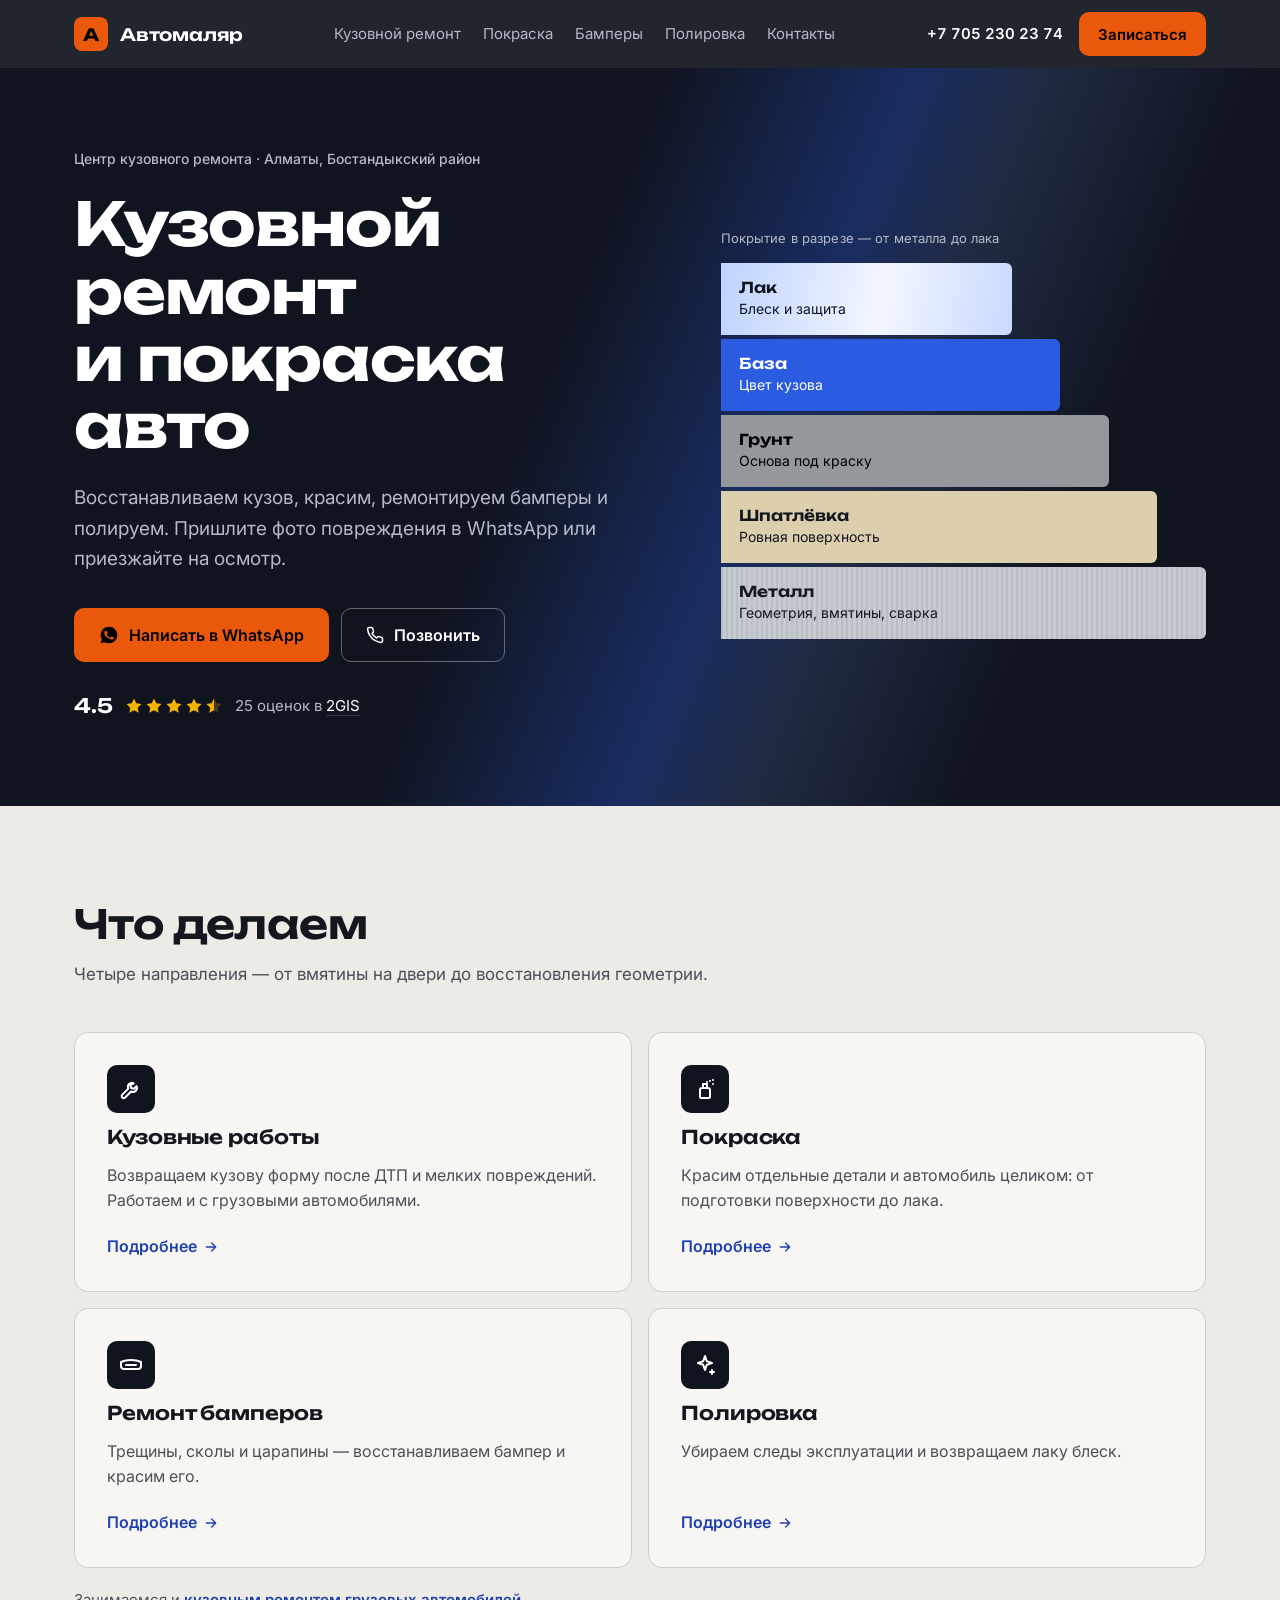
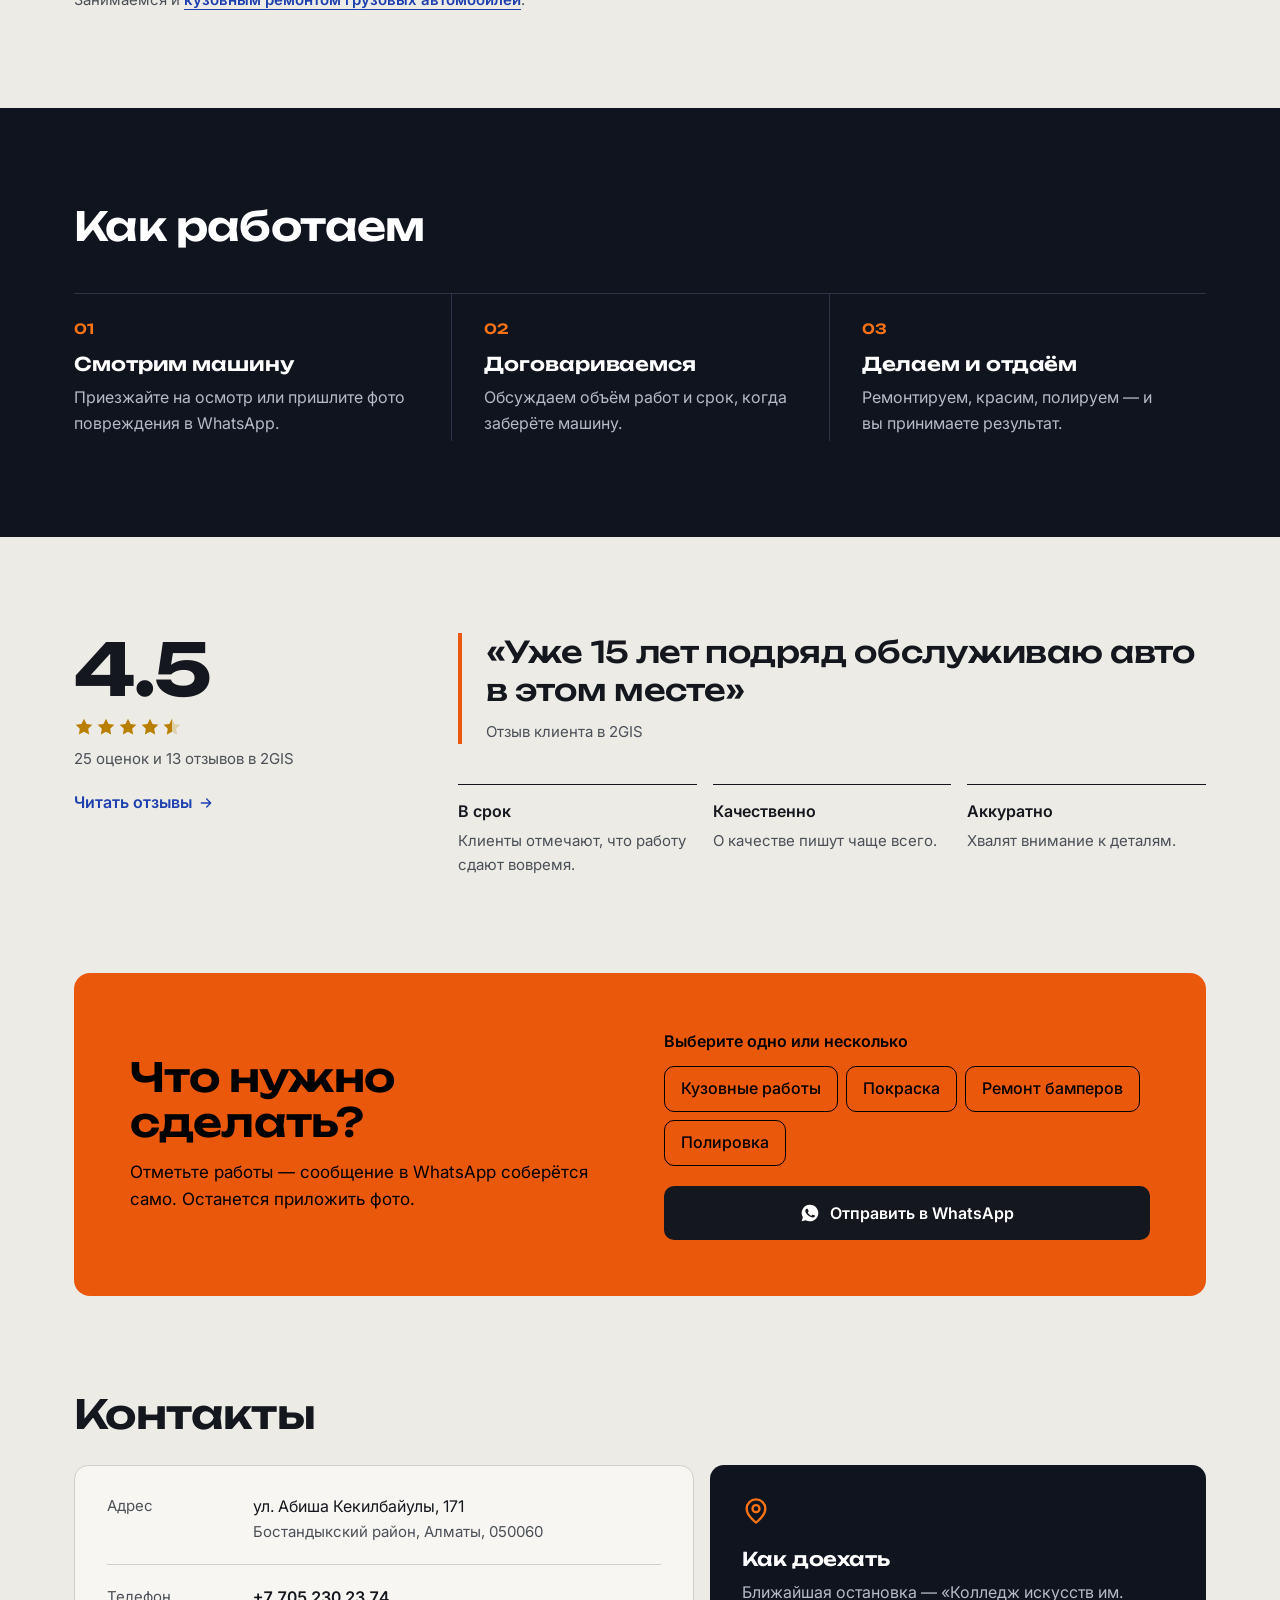
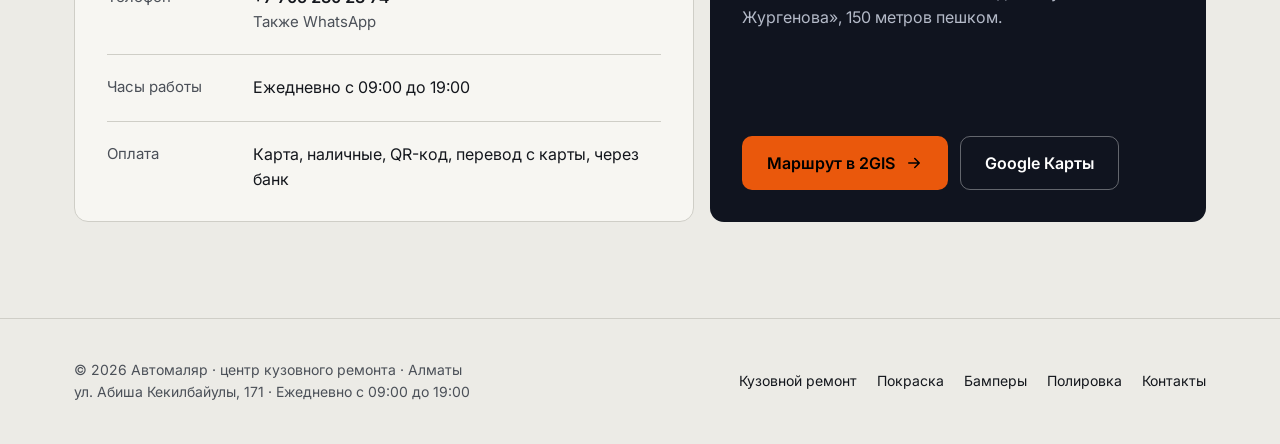
<file: index.html>
<!DOCTYPE html>
<html lang="ru">
<head>
<meta charset="utf-8">
<meta name="viewport" content="width=device-width, initial-scale=1">
<title>Автомаляр — кузовной ремонт и покраска авто в Алматы</title>
<meta name="description" content="Центр кузовного ремонта «Автомаляр» в Алматы: кузовные работы, покраска, ремонт бамперов и полировка. Абиша Кекилбайулы, 171. Ежедневно с 09:00 до 19:00.">
<meta name="theme-color" content="#10141f">
<link rel="canonical" href="https://l1zardd-f.github.io/avtomalyar/">
<meta property="og:title" content="Автомаляр — кузовной ремонт и покраска авто в Алматы">
<meta property="og:description" content="Центр кузовного ремонта «Автомаляр» в Алматы: кузовные работы, покраска, ремонт бамперов и полировка. Абиша Кекилбайулы, 171. Ежедневно с 09:00 до 19:00.">
<meta property="og:type" content="website">
<meta property="og:locale" content="ru_RU">
<meta property="og:url" content="https://l1zardd-f.github.io/avtomalyar/">
<link rel="icon" href="data:image/svg+xml,%3Csvg xmlns='http://www.w3.org/2000/svg' viewBox='0 0 64 64'%3E%3Crect width='64' height='64' rx='14' fill='%23ea580c'/%3E%3Ctext x='32' y='47' font-family='Arial' font-weight='900' font-size='42' text-anchor='middle' fill='black'%3E%D0%90%3C/text%3E%3C/svg%3E">
<link rel="preconnect" href="https://fonts.googleapis.com">
<link rel="preconnect" href="https://fonts.gstatic.com" crossorigin>
<link href="https://fonts.googleapis.com/css2?family=Inter:wght@400;500;600&family=Unbounded:wght@500;600;700&display=swap" rel="stylesheet">
<link rel="stylesheet" href="./site.css">
<script type="application/ld+json">{"@context": "https://schema.org", "@type": "AutoBodyShop", "@id": "https://l1zardd-f.github.io/avtomalyar/#business", "name": "Автомаляр", "url": "https://l1zardd-f.github.io/avtomalyar/", "telephone": "+77052302374", "address": {"@type": "PostalAddress", "streetAddress": "ул. Абиша Кекилбайулы, 171", "addressLocality": "Алматы", "postalCode": "050060", "addressCountry": "KZ"}, "geo": {"@type": "GeoCoordinates", "latitude": 43.207086, "longitude": 76.889919}, "openingHours": "Mo-Su 09:00-19:00", "aggregateRating": {"@type": "AggregateRating", "ratingValue": "4.5", "ratingCount": "25"}, "sameAs": ["https://2gis.kz/almaty/firm/70000001052608941"]}</script>
<script>window.METRIKA_ID=114111625;(function(m,e,t,r,i,k,a){m[i]=m[i]||function(){(m[i].a=m[i].a||[]).push(arguments)};m[i].l=1*new Date();k=e.createElement(t),a=e.getElementsByTagName(t)[0],k.async=1,k.src=r,a.parentNode.insertBefore(k,a)})(window,document,"script","https://mc.yandex.ru/metrika/tag.js?id=114111625","ym");ym(114111625,"init",{ssr:true,webvisor:true,clickmap:true,trackLinks:true,accurateTrackBounce:true});</script>
<noscript><div><img src="https://mc.yandex.ru/watch/114111625" style="position:absolute;left:-9999px" alt=""></div></noscript></head>
<body>
<a class="skip" href="#main">К содержанию</a>
<svg width="0" height="0" style="position:absolute" aria-hidden="true">
  <symbol id="i-wa" viewBox="0 0 24 24"><path fill="currentColor" d="M12 2a10 10 0 0 0-8.6 15.1L2 22l5-1.3A10 10 0 1 0 12 2Zm5.3 14.1c-.2.6-1.3 1.2-1.8 1.2-.5.1-1 .2-3.3-.7-2.8-1.1-4.6-4-4.7-4.2-.1-.2-1.1-1.5-1.1-2.9s.7-2 1-2.3c.3-.3.6-.3.8-.3h.6c.2 0 .4 0 .6.5l.9 2.1c.1.2.1.4 0 .5l-.4.6-.4.4c-.1.2-.3.3-.1.6.2.3.8 1.3 1.7 2.1 1.2 1 2.1 1.4 2.4 1.5.3.2.5.1.6-.1l.9-1c.2-.3.4-.2.6-.1l2 1c.3.1.5.2.5.3.1.2.1.7-.1 1.3Z"/></symbol>
  <symbol id="i-phone" viewBox="0 0 24 24" fill="none" stroke="currentColor" stroke-width="2" stroke-linecap="round" stroke-linejoin="round"><path d="M22 16.9v3a2 2 0 0 1-2.2 2 19.8 19.8 0 0 1-8.6-3.1 19.5 19.5 0 0 1-6-6A19.8 19.8 0 0 1 2.1 4.2 2 2 0 0 1 4.1 2h3a2 2 0 0 1 2 1.7c.1 1 .4 1.9.7 2.8a2 2 0 0 1-.5 2.1L8 9.9a16 16 0 0 0 6 6l1.3-1.3a2 2 0 0 1 2.1-.4c.9.3 1.8.6 2.8.7a2 2 0 0 1 1.7 2Z"/></symbol>
  <symbol id="i-star" viewBox="0 0 24 24"><path fill="currentColor" d="m12 2 3.1 6.3 6.9 1-5 4.9 1.2 6.8L12 17.8 5.8 21l1.2-6.8-5-4.9 6.9-1z"/></symbol>
  <symbol id="i-star-h" viewBox="0 0 24 24"><path fill="currentColor" opacity=".25" d="m12 2 3.1 6.3 6.9 1-5 4.9 1.2 6.8L12 17.8 5.8 21l1.2-6.8-5-4.9 6.9-1z"/><path fill="currentColor" d="M12 2 8.900 8.300 2 9.300l5 4.900L5.800 21l6.200-3.200z"/></symbol>
  <symbol id="i-pin" viewBox="0 0 24 24" fill="none" stroke="currentColor" stroke-width="2" stroke-linecap="round" stroke-linejoin="round"><path d="M20 10c0 6-8 12-8 12s-8-6-8-12a8 8 0 0 1 16 0Z"/><circle cx="12" cy="10" r="3"/></symbol>
  <symbol id="i-arrow" viewBox="0 0 24 24" fill="none" stroke="currentColor" stroke-width="2" stroke-linecap="round" stroke-linejoin="round"><path d="M5 12h14M13 6l6 6-6 6"/></symbol>
  <symbol id="i-check" viewBox="0 0 24 24" fill="none" stroke="currentColor" stroke-width="3" stroke-linecap="round" stroke-linejoin="round"><path d="M4 12.500 10 18 20 6"/></symbol>
  <symbol id="i-menu" viewBox="0 0 24 24" fill="none" stroke="currentColor" stroke-width="2" stroke-linecap="round"><path d="M4 7h16M4 12h16M4 17h16"/></symbol>
  <symbol id="i-body" viewBox="0 0 24 24" fill="none" stroke="currentColor" stroke-width="2" stroke-linecap="round" stroke-linejoin="round"><path d="M14.700 6.300a4 4 0 0 0-5.400 5.300l-6 6a2 2 0 0 0 2.800 2.900l6-6a4 4 0 0 0 5.400-5.400l-2.600 2.600-2.800-.7-.7-2.800Z"/></symbol>
  <symbol id="i-spray" viewBox="0 0 24 24" fill="none" stroke="currentColor" stroke-width="2" stroke-linecap="round" stroke-linejoin="round"><path d="M9 11h6a2 2 0 0 1 2 2v7a1 1 0 0 1-1 1H8a1 1 0 0 1-1-1v-7a2 2 0 0 1 2-2ZM10 11V7h4v4M17 4h.01M20 7h.01M20 3h.01M14 5h.01"/></symbol>
  <symbol id="i-bumper" viewBox="0 0 24 24" fill="none" stroke="currentColor" stroke-width="2" stroke-linecap="round" stroke-linejoin="round"><path d="M2 9c3-1.500 6.500-2 10-2s7 .5 10 2v4a3 3 0 0 1-3 3H5a3 3 0 0 1-3-3V9ZM7 12h10"/></symbol>
  <symbol id="i-shine" viewBox="0 0 24 24" fill="none" stroke="currentColor" stroke-width="2" stroke-linecap="round" stroke-linejoin="round"><path d="M12 3l1.800 5.200L19 10l-5.200 1.800L12 17l-1.800-5.200L5 10l5.200-1.800L12 3ZM19 17v4M17 19h4"/></symbol>
</svg>
<header class="top">
  <div class="wrap">
    <a href="./" class="logo" aria-label="Автомаляр — на главную">
      <span class="mark" aria-hidden="true">А</span>Автомаляр
    </a>
    <nav class="top-nav" aria-label="Разделы"><a href="./kuzovnoy-remont/">Кузовной ремонт</a><a href="./pokraska/">Покраска</a><a href="./remont-bamperov/">Бамперы</a><a href="./polirovka/">Полировка</a><a href="./kontakty/">Контакты</a></nav>
    <div class="top-r">
      <a class="tel" href="tel:+77052302374">+7 705 230 23 74</a>
      <a class="btn btn-main btn-sm" href="https://wa.me/77052302374?text=%D0%97%D0%B4%D1%80%D0%B0%D0%B2%D1%81%D1%82%D0%B2%D1%83%D0%B9%D1%82%D0%B5%21%20%D0%A5%D0%BE%D1%87%D1%83%20%D0%B7%D0%B0%D0%BF%D0%B8%D1%81%D0%B0%D1%82%D1%8C%D1%81%D1%8F%20%D0%BD%D0%B0%20%D0%BA%D1%83%D0%B7%D0%BE%D0%B2%D0%BD%D0%BE%D0%B9%20%D1%80%D0%B5%D0%BC%D0%BE%D0%BD%D1%82" target="_blank" rel="noopener">Записаться</a>
      <details class="menu">
        <summary aria-label="Меню"><svg width="22" height="22" aria-hidden="true"><use href="#i-menu"/></svg></summary>
        <nav aria-label="Меню"><a href="./" aria-current="page">Главная</a><a href="./kuzovnoy-remont/">Кузовной ремонт</a><a href="./pokraska/">Покраска</a><a href="./remont-bamperov/">Бамперы</a><a href="./polirovka/">Полировка</a><a href="./kontakty/">Контакты</a><a href="tel:+77052302374">+7 705 230 23 74</a></nav>
      </details>
    </div>
  </div>
</header>
<main id="main">
<div class="hero">
  <div class="wrap">
    <div>
      <p class="place">Центр кузовного ремонта · Алматы, Бостандыкский район</p>
      <h1>Кузовной ремонт и&nbsp;покраска авто</h1>
      <p class="lead">Восстанавливаем кузов, красим, ремонтируем бамперы и полируем. Пришлите фото повреждения в WhatsApp или приезжайте на осмотр.</p>
      <div class="btns">
        <a class="btn btn-main" href="https://wa.me/77052302374?text=%D0%97%D0%B4%D1%80%D0%B0%D0%B2%D1%81%D1%82%D0%B2%D1%83%D0%B9%D1%82%D0%B5%21%20%D0%A5%D0%BE%D1%87%D1%83%20%D0%B7%D0%B0%D0%BF%D0%B8%D1%81%D0%B0%D1%82%D1%8C%D1%81%D1%8F%20%D0%BD%D0%B0%20%D0%BA%D1%83%D0%B7%D0%BE%D0%B2%D0%BD%D0%BE%D0%B9%20%D1%80%D0%B5%D0%BC%D0%BE%D0%BD%D1%82" target="_blank" rel="noopener"><svg width="20" height="20" aria-hidden="true"><use href="#i-wa"/></svg>Написать в WhatsApp</a>
        <a class="btn btn-line" href="tel:+77052302374"><svg width="18" height="18" aria-hidden="true"><use href="#i-phone"/></svg>Позвонить</a>
      </div>
      <div class="rate"><b>4.5</b><span class="stars" role="img" aria-label="Рейтинг 4.5 из 5"><svg width="18" height="18" aria-hidden="true"><use href="#i-star"/></svg><svg width="18" height="18" aria-hidden="true"><use href="#i-star"/></svg><svg width="18" height="18" aria-hidden="true"><use href="#i-star"/></svg><svg width="18" height="18" aria-hidden="true"><use href="#i-star"/></svg><svg width="18" height="18" aria-hidden="true"><use href="#i-star-h"/></svg></span><span>25 оценок в <a href="https://2gis.kz/almaty/firm/70000001052608941/tab/reviews" target="_blank" rel="noopener">2GIS</a></span></div>
    </div>
    <figure>
      <figcaption class="cap">Покрытие в разрезе — от металла до лака</figcaption>
      <ol class="layers">
        <li class="lay lay-1"><b>Лак</b><span>Блеск и защита</span></li>
        <li class="lay lay-2"><b>База</b><span>Цвет кузова</span></li>
        <li class="lay lay-3"><b>Грунт</b><span>Основа под краску</span></li>
        <li class="lay lay-4"><b>Шпатлёвка</b><span>Ровная поверхность</span></li>
        <li class="lay lay-5"><b>Металл</b><span>Геометрия, вмятины, сварка</span></li>
      </ol>
    </figure>
  </div>
</div>
<section id="services">
  <div class="wrap">
    <div class="sec-head"><h2>Что делаем</h2><p>Четыре направления — от вмятины на двери до восстановления геометрии.</p></div>
    <div class="services"><article class="svc">
        <span class="svc-ico"><svg width="24" height="24" aria-hidden="true"><use href="#i-body"/></svg></span>
        <h3><a href="kuzovnoy-remont/">Кузовные работы</a></h3>
        <p>Возвращаем кузову форму после ДТП и мелких повреждений. Работаем и с грузовыми автомобилями.</p>
        <span class="more">Подробнее<svg width="16" height="16" aria-hidden="true"><use href="#i-arrow"/></svg></span>
      </article><article class="svc">
        <span class="svc-ico"><svg width="24" height="24" aria-hidden="true"><use href="#i-spray"/></svg></span>
        <h3><a href="pokraska/">Покраска</a></h3>
        <p>Красим отдельные детали и автомобиль целиком: от подготовки поверхности до лака.</p>
        <span class="more">Подробнее<svg width="16" height="16" aria-hidden="true"><use href="#i-arrow"/></svg></span>
      </article><article class="svc">
        <span class="svc-ico"><svg width="24" height="24" aria-hidden="true"><use href="#i-bumper"/></svg></span>
        <h3><a href="remont-bamperov/">Ремонт бамперов</a></h3>
        <p>Трещины, сколы и царапины — восстанавливаем бампер и красим его.</p>
        <span class="more">Подробнее<svg width="16" height="16" aria-hidden="true"><use href="#i-arrow"/></svg></span>
      </article><article class="svc">
        <span class="svc-ico"><svg width="24" height="24" aria-hidden="true"><use href="#i-shine"/></svg></span>
        <h3><a href="polirovka/">Полировка</a></h3>
        <p>Убираем следы эксплуатации и возвращаем лаку блеск.</p>
        <span class="more">Подробнее<svg width="16" height="16" aria-hidden="true"><use href="#i-arrow"/></svg></span>
      </article></div>
    <p class="note">Занимаемся и <a href="kuzovnoy-remont/">кузовным ремонтом грузовых автомобилей</a>.</p>
  </div>
</section>
<section id="process" class="dark">
  <div class="wrap">
    <div class="sec-head"><h2>Как работаем</h2></div>
    <ol class="steps"><li class="step"><i>01</i><h3>Смотрим машину</h3><p>Приезжайте на осмотр или пришлите фото повреждения в WhatsApp.</p></li><li class="step"><i>02</i><h3>Договариваемся</h3><p>Обсуждаем объём работ и срок, когда заберёте машину.</p></li><li class="step"><i>03</i><h3>Делаем и отдаём</h3><p>Ремонтируем, красим, полируем — и вы принимаете результат.</p></li></ol>
  </div>
</section>

<section id="reviews">
  <div class="wrap proof">
    <div>
      <div class="big">4.5</div>
      <div><span class="stars" role="img" aria-label="Рейтинг 4.5 из 5"><svg width="20" height="20" aria-hidden="true"><use href="#i-star"/></svg><svg width="20" height="20" aria-hidden="true"><use href="#i-star"/></svg><svg width="20" height="20" aria-hidden="true"><use href="#i-star"/></svg><svg width="20" height="20" aria-hidden="true"><use href="#i-star"/></svg><svg width="20" height="20" aria-hidden="true"><use href="#i-star-h"/></svg></span></div>
      <small>25 оценок и 13 отзывов в 2GIS</small>
      <a class="lnk" href="https://2gis.kz/almaty/firm/70000001052608941/tab/reviews" target="_blank" rel="noopener">Читать отзывы<svg width="16" height="16" aria-hidden="true"><use href="#i-arrow"/></svg></a>
    </div>
    <div>
      <blockquote>«Уже 15 лет подряд обслуживаю авто в этом месте»<cite>Отзыв клиента в 2GIS</cite></blockquote>
      <ul class="themes">
        <li><b>В срок</b>Клиенты отмечают, что работу сдают вовремя.</li>
        <li><b>Качественно</b>О качестве пишут чаще всего.</li>
        <li><b>Аккуратно</b>Хвалят внимание к деталям.</li>
      </ul>
    </div>
  </div>
</section>
<section id="request" class="tight">
  <div class="wrap">
    <div class="req">
      <div>
        <h2>Что нужно сделать?</h2>
        <p>Отметьте работы — сообщение в WhatsApp соберётся само. Останется приложить фото.</p>
      </div>
      <form id="req">
        <fieldset>
          <legend>Выберите одно или несколько</legend>
          <div class="chips"><label class="chip"><input type="checkbox" value="кузовные работы"><span><svg width="14" height="14" aria-hidden="true"><use href="#i-check"/></svg>Кузовные работы</span></label>
<label class="chip"><input type="checkbox" value="покраска"><span><svg width="14" height="14" aria-hidden="true"><use href="#i-check"/></svg>Покраска</span></label>
<label class="chip"><input type="checkbox" value="ремонт бампера"><span><svg width="14" height="14" aria-hidden="true"><use href="#i-check"/></svg>Ремонт бамперов</span></label>
<label class="chip"><input type="checkbox" value="полировка"><span><svg width="14" height="14" aria-hidden="true"><use href="#i-check"/></svg>Полировка</span></label>
</div>
        </fieldset>
        <a class="btn btn-dark" id="req-send" href="https://wa.me/77052302374?text=%D0%97%D0%B4%D1%80%D0%B0%D0%B2%D1%81%D1%82%D0%B2%D1%83%D0%B9%D1%82%D0%B5%21%20%D0%A5%D0%BE%D1%87%D1%83%20%D0%B7%D0%B0%D0%BF%D0%B8%D1%81%D0%B0%D1%82%D1%8C%D1%81%D1%8F%20%D0%BD%D0%B0%20%D0%BA%D1%83%D0%B7%D0%BE%D0%B2%D0%BD%D0%BE%D0%B9%20%D1%80%D0%B5%D0%BC%D0%BE%D0%BD%D1%82" target="_blank" rel="noopener"><svg width="20" height="20" aria-hidden="true"><use href="#i-wa"/></svg>Отправить в WhatsApp</a>
      </form>
    </div>
  </div>
</section>
<section class="tight" id="contacts">
  <div class="wrap">
    <div class="sec-head" style="margin-bottom:28px"><h2>Контакты</h2></div>
    <div class="contact">
      <dl class="info">
        <div class="row"><dt>Адрес</dt><dd>ул. Абиша Кекилбайулы, 171<small>Бостандыкский район, Алматы, 050060</small></dd></div>
        <div class="row"><dt>Телефон</dt><dd><a href="tel:+77052302374">+7 705 230 23 74</a><small>Также WhatsApp</small></dd></div>
        <div class="row"><dt>Часы работы</dt><dd>Ежедневно с 09:00 до 19:00</dd></div>
        <div class="row"><dt>Оплата</dt><dd>Карта, наличные, QR-код, перевод с карты, через банк</dd></div>
      </dl>
      <div class="route">
        <div>
          <svg class="pin" width="28" height="28" aria-hidden="true"><use href="#i-pin"/></svg>
          <h3>Как доехать</h3>
          <p>Ближайшая остановка — «Колледж искусств им. Жургенова», 150 метров пешком.</p>
        </div>
        <div class="btns">
          <a class="btn btn-main" href="https://2gis.kz/almaty/firm/70000001052608941" target="_blank" rel="noopener">Маршрут в 2GIS<svg width="18" height="18" aria-hidden="true"><use href="#i-arrow"/></svg></a>
          <a class="btn btn-line" href="https://www.google.com/maps/search/?api=1&amp;query=43.207086,76.889919" target="_blank" rel="noopener">Google Карты</a>
        </div>
      </div>
    </div>
  </div>
</section>
</main>
<footer>
  <div class="wrap">
    <div>© 2026 Автомаляр · центр кузовного ремонта · Алматы<br>ул. Абиша Кекилбайулы, 171 · Ежедневно с 09:00 до 19:00</div>
    <nav aria-label="Страницы сайта"><a href="./kuzovnoy-remont/">Кузовной ремонт</a><a href="./pokraska/">Покраска</a><a href="./remont-bamperov/">Бамперы</a><a href="./polirovka/">Полировка</a><a href="./kontakty/">Контакты</a></nav>
  </div>
</footer>
<nav class="mbar" aria-label="Быстрая связь">
  <a class="btn btn-line" href="tel:+77052302374"><svg width="18" height="18" aria-hidden="true"><use href="#i-phone"/></svg>Звонок</a>
  <a class="btn btn-main" href="https://wa.me/77052302374?text=%D0%97%D0%B4%D1%80%D0%B0%D0%B2%D1%81%D1%82%D0%B2%D1%83%D0%B9%D1%82%D0%B5%21%20%D0%A5%D0%BE%D1%87%D1%83%20%D0%B7%D0%B0%D0%BF%D0%B8%D1%81%D0%B0%D1%82%D1%8C%D1%81%D1%8F%20%D0%BD%D0%B0%20%D0%BA%D1%83%D0%B7%D0%BE%D0%B2%D0%BD%D0%BE%D0%B9%20%D1%80%D0%B5%D0%BC%D0%BE%D0%BD%D1%82" target="_blank" rel="noopener"><svg width="20" height="20" aria-hidden="true"><use href="#i-wa"/></svg>WhatsApp</a>
</nav>
<script src="./site.js"></script>
</body>
</html>
</file>
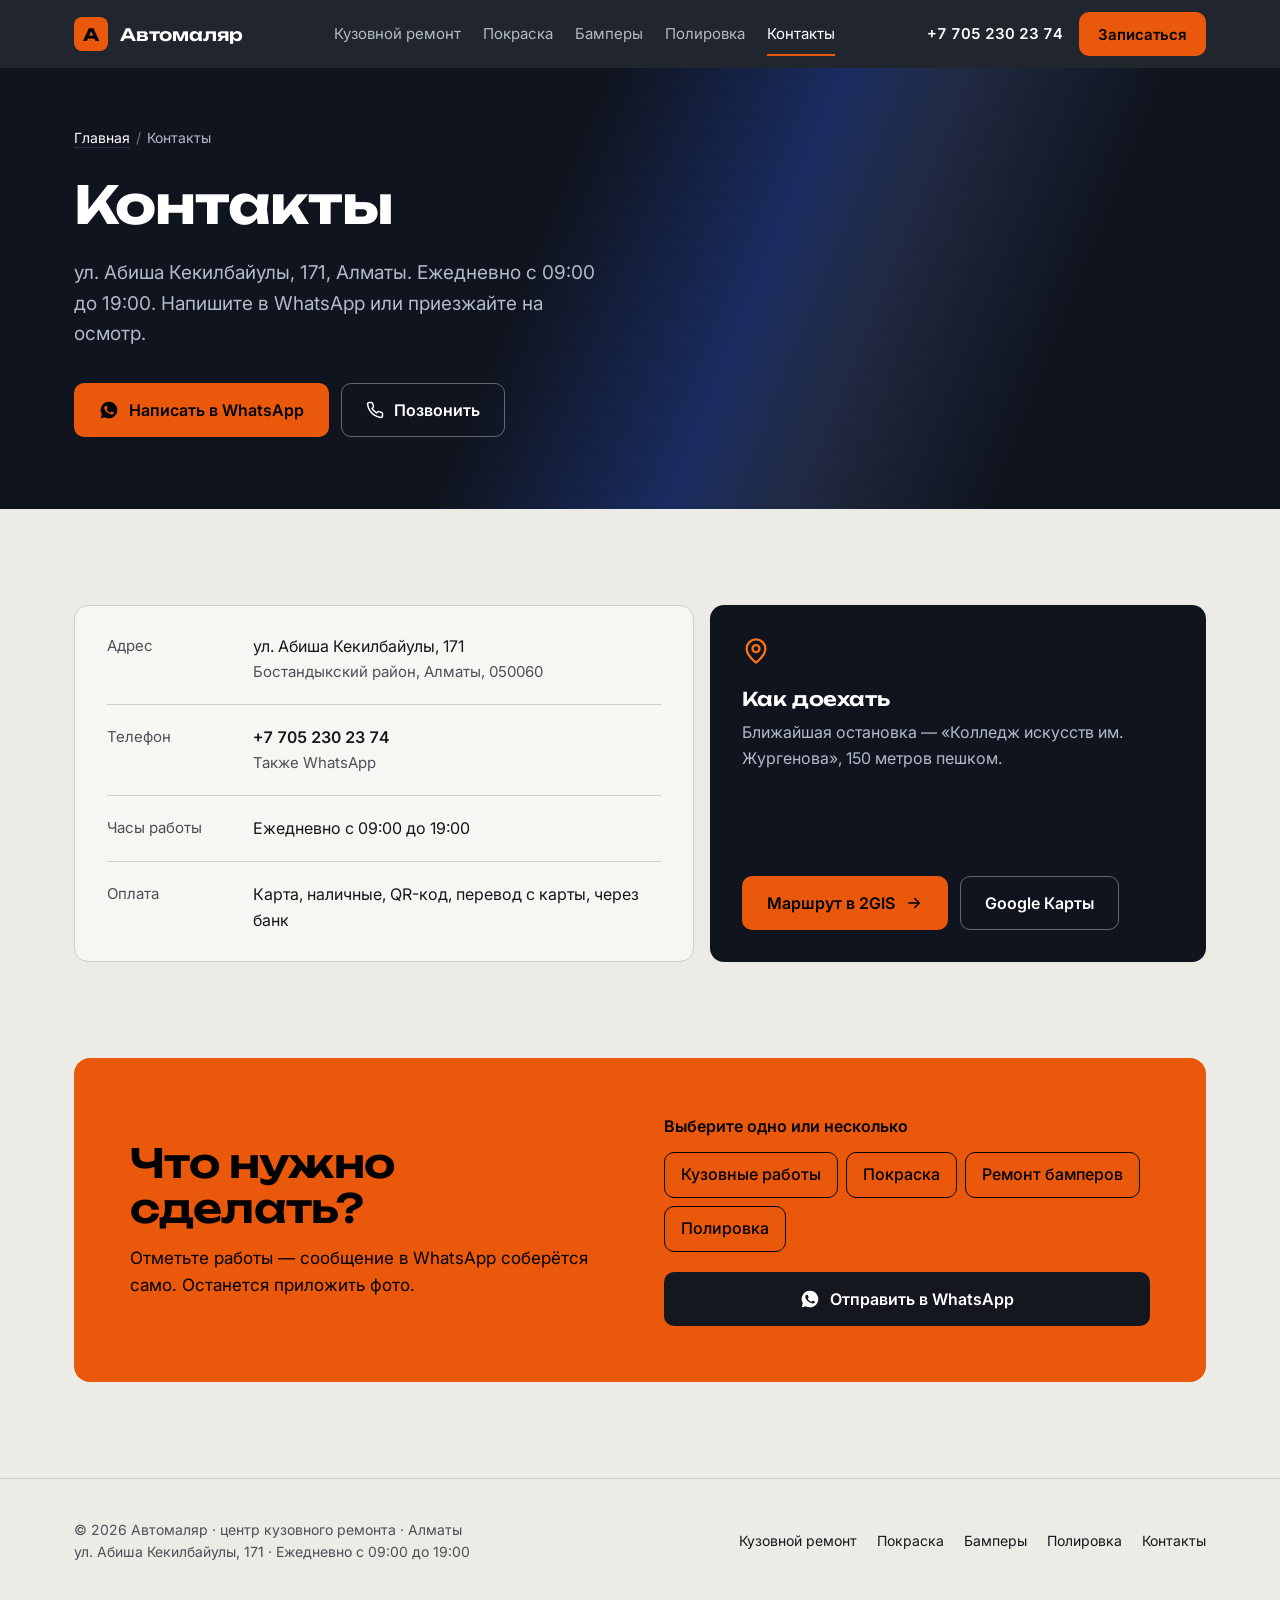
<file: kontakty/index.html>
<!DOCTYPE html>
<html lang="ru">
<head>
<meta charset="utf-8">
<meta name="viewport" content="width=device-width, initial-scale=1">
<title>Контакты — Автомаляр, кузовной ремонт в Алматы</title>
<meta name="description" content="Адрес, телефон и часы работы центра кузовного ремонта «Автомаляр»: ул. Абиша Кекилбайулы, 171, Алматы. Ежедневно с 09:00 до 19:00.">
<meta name="theme-color" content="#10141f">
<link rel="canonical" href="https://l1zardd-f.github.io/avtomalyar/kontakty/">
<meta property="og:title" content="Контакты — Автомаляр, кузовной ремонт в Алматы">
<meta property="og:description" content="Адрес, телефон и часы работы центра кузовного ремонта «Автомаляр»: ул. Абиша Кекилбайулы, 171, Алматы. Ежедневно с 09:00 до 19:00.">
<meta property="og:type" content="website">
<meta property="og:locale" content="ru_RU">
<meta property="og:url" content="https://l1zardd-f.github.io/avtomalyar/kontakty/">
<link rel="icon" href="data:image/svg+xml,%3Csvg xmlns='http://www.w3.org/2000/svg' viewBox='0 0 64 64'%3E%3Crect width='64' height='64' rx='14' fill='%23ea580c'/%3E%3Ctext x='32' y='47' font-family='Arial' font-weight='900' font-size='42' text-anchor='middle' fill='black'%3E%D0%90%3C/text%3E%3C/svg%3E">
<link rel="preconnect" href="https://fonts.googleapis.com">
<link rel="preconnect" href="https://fonts.gstatic.com" crossorigin>
<link href="https://fonts.googleapis.com/css2?family=Inter:wght@400;500;600&family=Unbounded:wght@500;600;700&display=swap" rel="stylesheet">
<link rel="stylesheet" href="../site.css">
<script type="application/ld+json">{"@context": "https://schema.org", "@type": "AutoBodyShop", "@id": "https://l1zardd-f.github.io/avtomalyar/#business", "name": "Автомаляр", "url": "https://l1zardd-f.github.io/avtomalyar/", "telephone": "+77052302374", "address": {"@type": "PostalAddress", "streetAddress": "ул. Абиша Кекилбайулы, 171", "addressLocality": "Алматы", "postalCode": "050060", "addressCountry": "KZ"}, "geo": {"@type": "GeoCoordinates", "latitude": 43.207086, "longitude": 76.889919}, "openingHours": "Mo-Su 09:00-19:00", "aggregateRating": {"@type": "AggregateRating", "ratingValue": "4.5", "ratingCount": "25"}, "sameAs": ["https://2gis.kz/almaty/firm/70000001052608941"]}</script>
<script>window.METRIKA_ID=114111625;(function(m,e,t,r,i,k,a){m[i]=m[i]||function(){(m[i].a=m[i].a||[]).push(arguments)};m[i].l=1*new Date();k=e.createElement(t),a=e.getElementsByTagName(t)[0],k.async=1,k.src=r,a.parentNode.insertBefore(k,a)})(window,document,"script","https://mc.yandex.ru/metrika/tag.js?id=114111625","ym");ym(114111625,"init",{ssr:true,webvisor:true,clickmap:true,trackLinks:true,accurateTrackBounce:true});</script>
<noscript><div><img src="https://mc.yandex.ru/watch/114111625" style="position:absolute;left:-9999px" alt=""></div></noscript></head>
<body>
<a class="skip" href="#main">К содержанию</a>
<svg width="0" height="0" style="position:absolute" aria-hidden="true">
  <symbol id="i-wa" viewBox="0 0 24 24"><path fill="currentColor" d="M12 2a10 10 0 0 0-8.6 15.1L2 22l5-1.3A10 10 0 1 0 12 2Zm5.3 14.1c-.2.6-1.3 1.2-1.8 1.2-.5.1-1 .2-3.3-.7-2.8-1.1-4.6-4-4.7-4.2-.1-.2-1.1-1.5-1.1-2.9s.7-2 1-2.3c.3-.3.6-.3.8-.3h.6c.2 0 .4 0 .6.5l.9 2.1c.1.2.1.4 0 .5l-.4.6-.4.4c-.1.2-.3.3-.1.6.2.3.8 1.3 1.7 2.1 1.2 1 2.1 1.4 2.4 1.5.3.2.5.1.6-.1l.9-1c.2-.3.4-.2.6-.1l2 1c.3.1.5.2.5.3.1.2.1.7-.1 1.3Z"/></symbol>
  <symbol id="i-phone" viewBox="0 0 24 24" fill="none" stroke="currentColor" stroke-width="2" stroke-linecap="round" stroke-linejoin="round"><path d="M22 16.9v3a2 2 0 0 1-2.2 2 19.8 19.8 0 0 1-8.6-3.1 19.5 19.5 0 0 1-6-6A19.8 19.8 0 0 1 2.1 4.2 2 2 0 0 1 4.1 2h3a2 2 0 0 1 2 1.7c.1 1 .4 1.9.7 2.8a2 2 0 0 1-.5 2.1L8 9.9a16 16 0 0 0 6 6l1.3-1.3a2 2 0 0 1 2.1-.4c.9.3 1.8.6 2.8.7a2 2 0 0 1 1.7 2Z"/></symbol>
  <symbol id="i-star" viewBox="0 0 24 24"><path fill="currentColor" d="m12 2 3.1 6.3 6.9 1-5 4.9 1.2 6.8L12 17.8 5.8 21l1.2-6.8-5-4.9 6.9-1z"/></symbol>
  <symbol id="i-star-h" viewBox="0 0 24 24"><path fill="currentColor" opacity=".25" d="m12 2 3.1 6.3 6.9 1-5 4.9 1.2 6.8L12 17.8 5.8 21l1.2-6.8-5-4.9 6.9-1z"/><path fill="currentColor" d="M12 2 8.900 8.300 2 9.300l5 4.900L5.800 21l6.200-3.200z"/></symbol>
  <symbol id="i-pin" viewBox="0 0 24 24" fill="none" stroke="currentColor" stroke-width="2" stroke-linecap="round" stroke-linejoin="round"><path d="M20 10c0 6-8 12-8 12s-8-6-8-12a8 8 0 0 1 16 0Z"/><circle cx="12" cy="10" r="3"/></symbol>
  <symbol id="i-arrow" viewBox="0 0 24 24" fill="none" stroke="currentColor" stroke-width="2" stroke-linecap="round" stroke-linejoin="round"><path d="M5 12h14M13 6l6 6-6 6"/></symbol>
  <symbol id="i-check" viewBox="0 0 24 24" fill="none" stroke="currentColor" stroke-width="3" stroke-linecap="round" stroke-linejoin="round"><path d="M4 12.500 10 18 20 6"/></symbol>
  <symbol id="i-menu" viewBox="0 0 24 24" fill="none" stroke="currentColor" stroke-width="2" stroke-linecap="round"><path d="M4 7h16M4 12h16M4 17h16"/></symbol>
  <symbol id="i-body" viewBox="0 0 24 24" fill="none" stroke="currentColor" stroke-width="2" stroke-linecap="round" stroke-linejoin="round"><path d="M14.700 6.300a4 4 0 0 0-5.400 5.300l-6 6a2 2 0 0 0 2.800 2.900l6-6a4 4 0 0 0 5.400-5.400l-2.600 2.600-2.800-.7-.7-2.800Z"/></symbol>
  <symbol id="i-spray" viewBox="0 0 24 24" fill="none" stroke="currentColor" stroke-width="2" stroke-linecap="round" stroke-linejoin="round"><path d="M9 11h6a2 2 0 0 1 2 2v7a1 1 0 0 1-1 1H8a1 1 0 0 1-1-1v-7a2 2 0 0 1 2-2ZM10 11V7h4v4M17 4h.01M20 7h.01M20 3h.01M14 5h.01"/></symbol>
  <symbol id="i-bumper" viewBox="0 0 24 24" fill="none" stroke="currentColor" stroke-width="2" stroke-linecap="round" stroke-linejoin="round"><path d="M2 9c3-1.500 6.500-2 10-2s7 .5 10 2v4a3 3 0 0 1-3 3H5a3 3 0 0 1-3-3V9ZM7 12h10"/></symbol>
  <symbol id="i-shine" viewBox="0 0 24 24" fill="none" stroke="currentColor" stroke-width="2" stroke-linecap="round" stroke-linejoin="round"><path d="M12 3l1.800 5.200L19 10l-5.200 1.800L12 17l-1.800-5.200L5 10l5.200-1.800L12 3ZM19 17v4M17 19h4"/></symbol>
</svg>
<header class="top">
  <div class="wrap">
    <a href="../" class="logo" aria-label="Автомаляр — на главную">
      <span class="mark" aria-hidden="true">А</span>Автомаляр
    </a>
    <nav class="top-nav" aria-label="Разделы"><a href="../kuzovnoy-remont/">Кузовной ремонт</a><a href="../pokraska/">Покраска</a><a href="../remont-bamperov/">Бамперы</a><a href="../polirovka/">Полировка</a><a href="../kontakty/" aria-current="page">Контакты</a></nav>
    <div class="top-r">
      <a class="tel" href="tel:+77052302374">+7 705 230 23 74</a>
      <a class="btn btn-main btn-sm" href="https://wa.me/77052302374?text=%D0%97%D0%B4%D1%80%D0%B0%D0%B2%D1%81%D1%82%D0%B2%D1%83%D0%B9%D1%82%D0%B5%21%20%D0%A5%D0%BE%D1%87%D1%83%20%D0%B7%D0%B0%D0%BF%D0%B8%D1%81%D0%B0%D1%82%D1%8C%D1%81%D1%8F%20%D0%BD%D0%B0%20%D0%BA%D1%83%D0%B7%D0%BE%D0%B2%D0%BD%D0%BE%D0%B9%20%D1%80%D0%B5%D0%BC%D0%BE%D0%BD%D1%82" target="_blank" rel="noopener">Записаться</a>
      <details class="menu">
        <summary aria-label="Меню"><svg width="22" height="22" aria-hidden="true"><use href="#i-menu"/></svg></summary>
        <nav aria-label="Меню"><a href="../">Главная</a><a href="../kuzovnoy-remont/">Кузовной ремонт</a><a href="../pokraska/">Покраска</a><a href="../remont-bamperov/">Бамперы</a><a href="../polirovka/">Полировка</a><a href="../kontakty/" aria-current="page">Контакты</a><a href="tel:+77052302374">+7 705 230 23 74</a></nav>
      </details>
    </div>
  </div>
</header>
<main id="main">
<div class="hero page-hero">
  <div class="wrap" style="grid-template-columns:1fr">
    <div>
      <nav aria-label="Навигационная цепочка"><ol class="crumbs"><li><a href="../">Главная</a></li><li aria-current="page">Контакты</li></ol></nav>
      <h1>Контакты</h1>
      <p class="lead">ул. Абиша Кекилбайулы, 171, Алматы. Ежедневно с 09:00 до 19:00. Напишите в WhatsApp или приезжайте на осмотр.</p>
      <div class="btns">
        <a class="btn btn-main" href="https://wa.me/77052302374?text=%D0%97%D0%B4%D1%80%D0%B0%D0%B2%D1%81%D1%82%D0%B2%D1%83%D0%B9%D1%82%D0%B5%21%20%D0%A5%D0%BE%D1%87%D1%83%20%D0%B7%D0%B0%D0%BF%D0%B8%D1%81%D0%B0%D1%82%D1%8C%D1%81%D1%8F%20%D0%BD%D0%B0%20%D0%BA%D1%83%D0%B7%D0%BE%D0%B2%D0%BD%D0%BE%D0%B9%20%D1%80%D0%B5%D0%BC%D0%BE%D0%BD%D1%82" target="_blank" rel="noopener"><svg width="20" height="20" aria-hidden="true"><use href="#i-wa"/></svg>Написать в WhatsApp</a>
        <a class="btn btn-line" href="tel:+77052302374"><svg width="18" height="18" aria-hidden="true"><use href="#i-phone"/></svg>Позвонить</a>
      </div>
    </div>
  </div>
</div>
<section>
  <div class="wrap">
    <div class="contact">
      <dl class="info">
        <div class="row"><dt>Адрес</dt><dd>ул. Абиша Кекилбайулы, 171<small>Бостандыкский район, Алматы, 050060</small></dd></div>
        <div class="row"><dt>Телефон</dt><dd><a href="tel:+77052302374">+7 705 230 23 74</a><small>Также WhatsApp</small></dd></div>
        <div class="row"><dt>Часы работы</dt><dd>Ежедневно с 09:00 до 19:00</dd></div>
        <div class="row"><dt>Оплата</dt><dd>Карта, наличные, QR-код, перевод с карты, через банк</dd></div>
      </dl>
      <div class="route">
        <div>
          <svg class="pin" width="28" height="28" aria-hidden="true"><use href="#i-pin"/></svg>
          <h3>Как доехать</h3>
          <p>Ближайшая остановка — «Колледж искусств им. Жургенова», 150 метров пешком.</p>
        </div>
        <div class="btns">
          <a class="btn btn-main" href="https://2gis.kz/almaty/firm/70000001052608941" target="_blank" rel="noopener">Маршрут в 2GIS<svg width="18" height="18" aria-hidden="true"><use href="#i-arrow"/></svg></a>
          <a class="btn btn-line" href="https://www.google.com/maps/search/?api=1&amp;query=43.207086,76.889919" target="_blank" rel="noopener">Google Карты</a>
        </div>
      </div>
    </div>
  </div>
</section>
<section id="request" class="tight">
  <div class="wrap">
    <div class="req">
      <div>
        <h2>Что нужно сделать?</h2>
        <p>Отметьте работы — сообщение в WhatsApp соберётся само. Останется приложить фото.</p>
      </div>
      <form id="req">
        <fieldset>
          <legend>Выберите одно или несколько</legend>
          <div class="chips"><label class="chip"><input type="checkbox" value="кузовные работы"><span><svg width="14" height="14" aria-hidden="true"><use href="#i-check"/></svg>Кузовные работы</span></label>
<label class="chip"><input type="checkbox" value="покраска"><span><svg width="14" height="14" aria-hidden="true"><use href="#i-check"/></svg>Покраска</span></label>
<label class="chip"><input type="checkbox" value="ремонт бампера"><span><svg width="14" height="14" aria-hidden="true"><use href="#i-check"/></svg>Ремонт бамперов</span></label>
<label class="chip"><input type="checkbox" value="полировка"><span><svg width="14" height="14" aria-hidden="true"><use href="#i-check"/></svg>Полировка</span></label>
</div>
        </fieldset>
        <a class="btn btn-dark" id="req-send" href="https://wa.me/77052302374?text=%D0%97%D0%B4%D1%80%D0%B0%D0%B2%D1%81%D1%82%D0%B2%D1%83%D0%B9%D1%82%D0%B5%21%20%D0%A5%D0%BE%D1%87%D1%83%20%D0%B7%D0%B0%D0%BF%D0%B8%D1%81%D0%B0%D1%82%D1%8C%D1%81%D1%8F%20%D0%BD%D0%B0%20%D0%BA%D1%83%D0%B7%D0%BE%D0%B2%D0%BD%D0%BE%D0%B9%20%D1%80%D0%B5%D0%BC%D0%BE%D0%BD%D1%82" target="_blank" rel="noopener"><svg width="20" height="20" aria-hidden="true"><use href="#i-wa"/></svg>Отправить в WhatsApp</a>
      </form>
    </div>
  </div>
</section>
</main>
<footer>
  <div class="wrap">
    <div>© 2026 Автомаляр · центр кузовного ремонта · Алматы<br>ул. Абиша Кекилбайулы, 171 · Ежедневно с 09:00 до 19:00</div>
    <nav aria-label="Страницы сайта"><a href="../kuzovnoy-remont/">Кузовной ремонт</a><a href="../pokraska/">Покраска</a><a href="../remont-bamperov/">Бамперы</a><a href="../polirovka/">Полировка</a><a href="../kontakty/" aria-current="page">Контакты</a></nav>
  </div>
</footer>
<nav class="mbar" aria-label="Быстрая связь">
  <a class="btn btn-line" href="tel:+77052302374"><svg width="18" height="18" aria-hidden="true"><use href="#i-phone"/></svg>Звонок</a>
  <a class="btn btn-main" href="https://wa.me/77052302374?text=%D0%97%D0%B4%D1%80%D0%B0%D0%B2%D1%81%D1%82%D0%B2%D1%83%D0%B9%D1%82%D0%B5%21%20%D0%A5%D0%BE%D1%87%D1%83%20%D0%B7%D0%B0%D0%BF%D0%B8%D1%81%D0%B0%D1%82%D1%8C%D1%81%D1%8F%20%D0%BD%D0%B0%20%D0%BA%D1%83%D0%B7%D0%BE%D0%B2%D0%BD%D0%BE%D0%B9%20%D1%80%D0%B5%D0%BC%D0%BE%D0%BD%D1%82" target="_blank" rel="noopener"><svg width="20" height="20" aria-hidden="true"><use href="#i-wa"/></svg>WhatsApp</a>
</nav>
<script src="../site.js"></script>
</body>
</html>
</file>
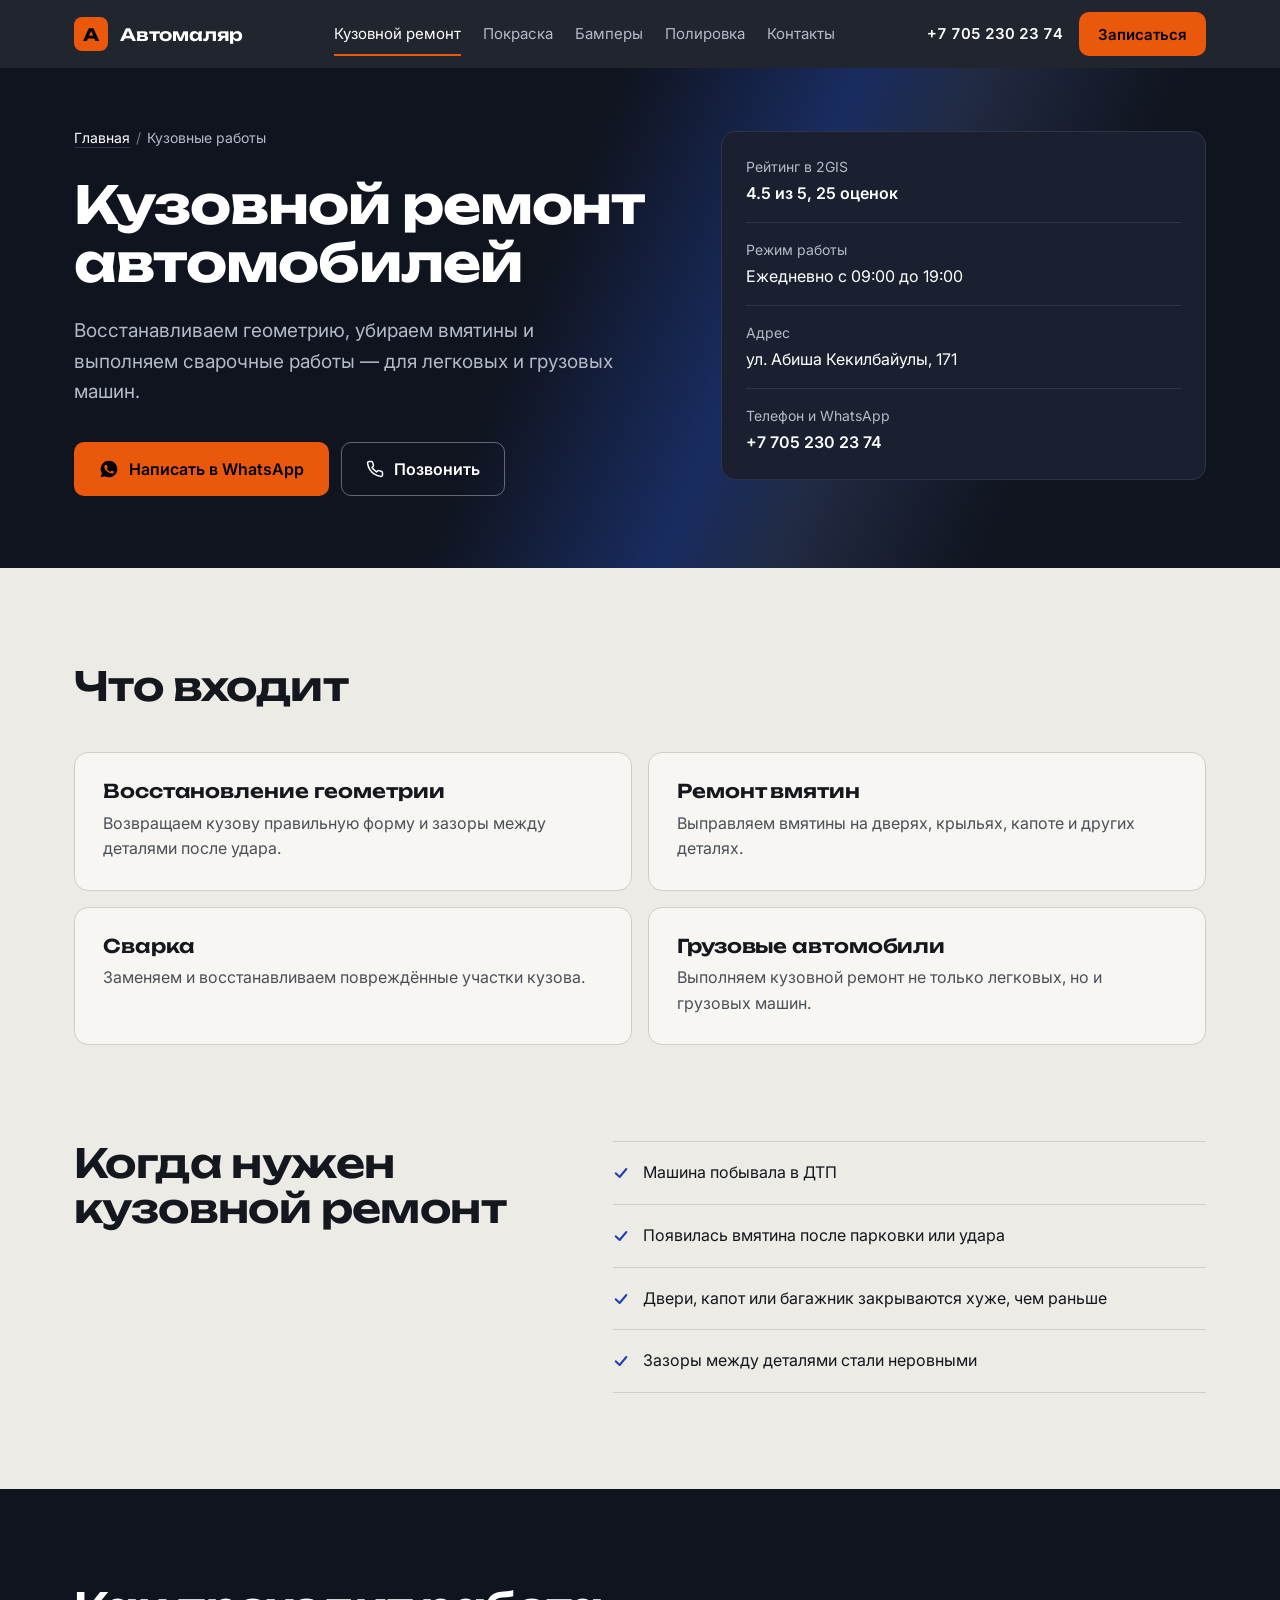
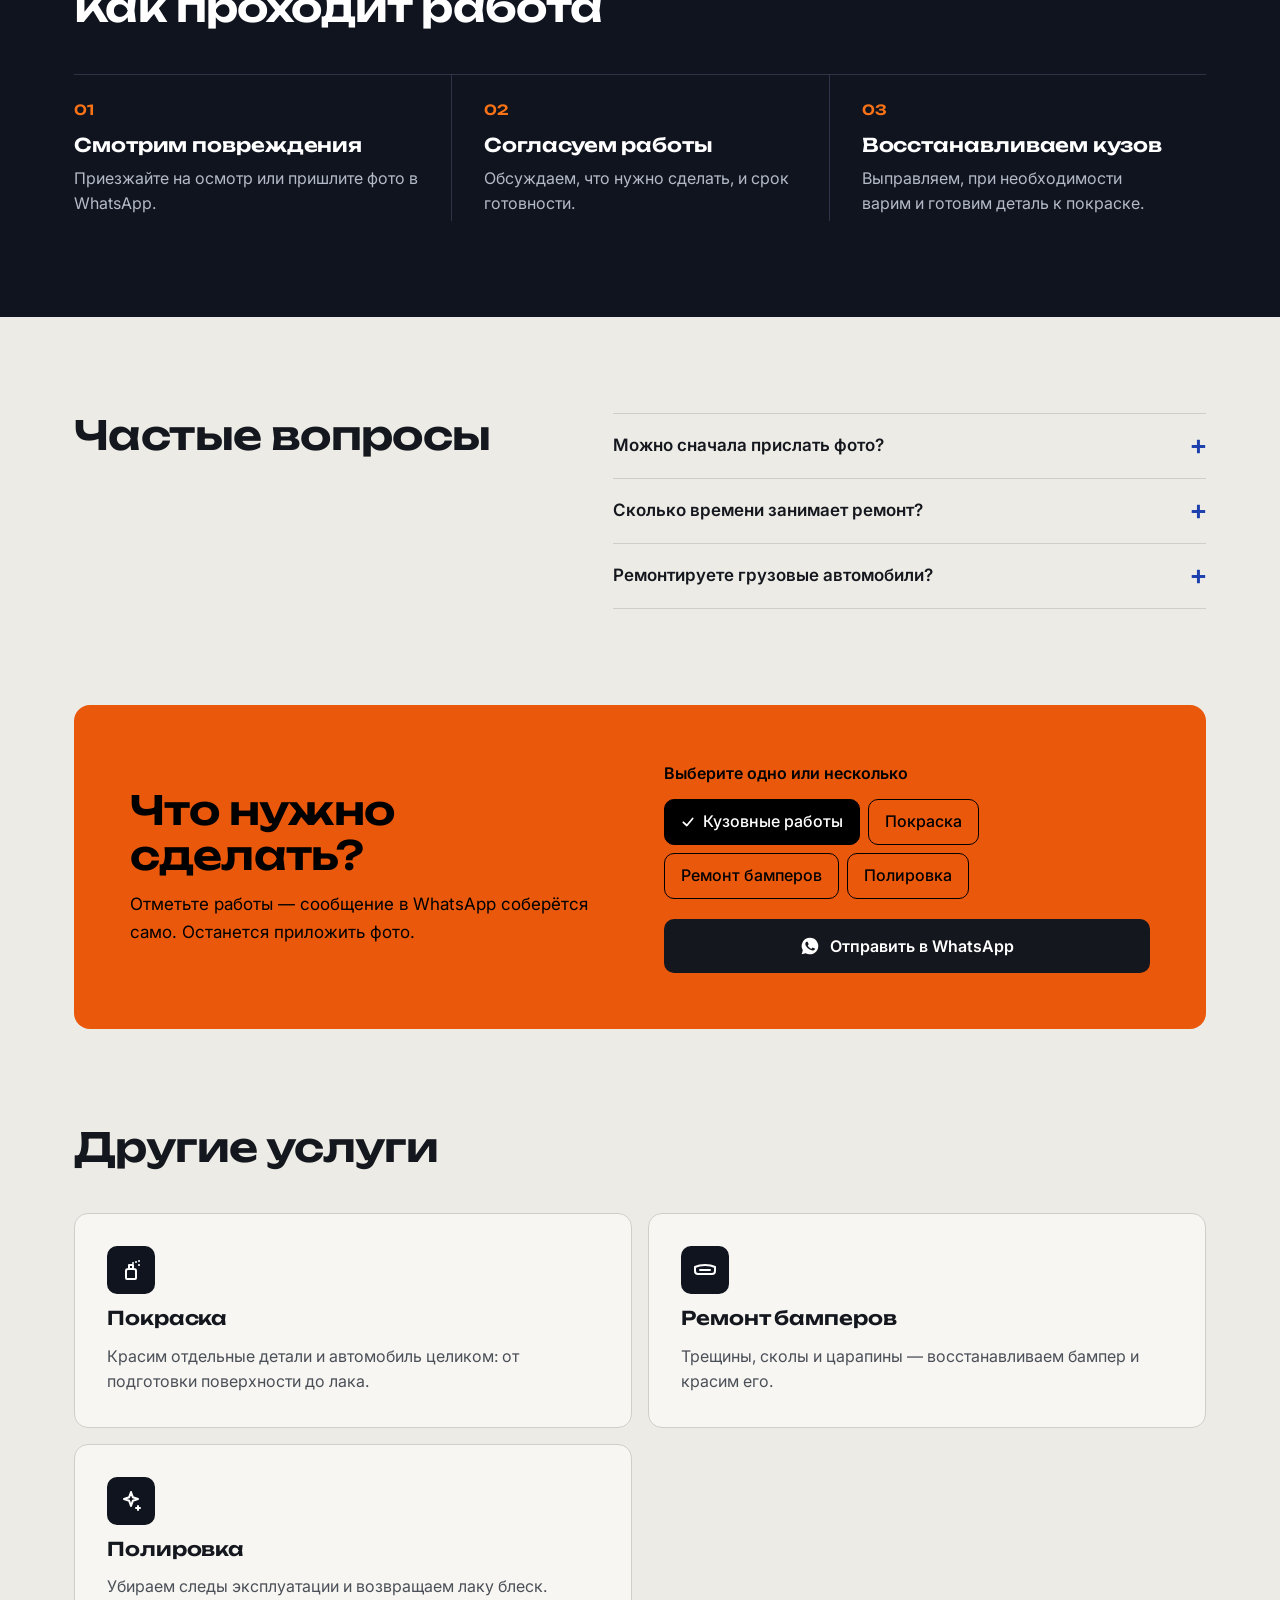
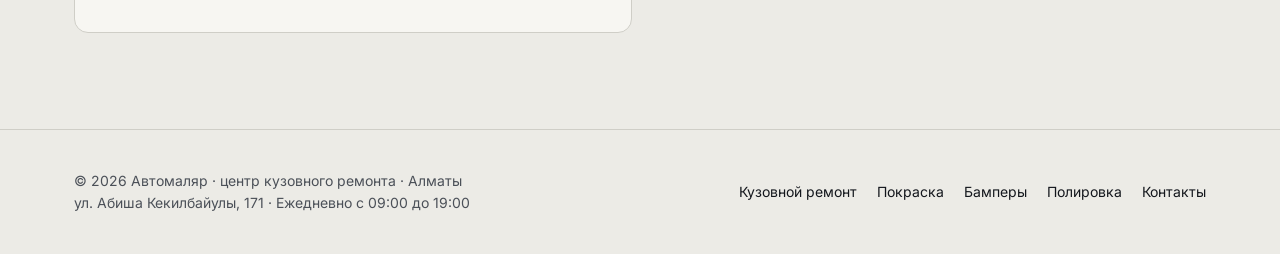
<file: kuzovnoy-remont/index.html>
<!DOCTYPE html>
<html lang="ru">
<head>
<meta charset="utf-8">
<meta name="viewport" content="width=device-width, initial-scale=1">
<title>Кузовной ремонт авто в Алматы — Автомаляр</title>
<meta name="description" content="Кузовной ремонт в Алматы: восстановление геометрии, ремонт вмятин и сварка. Легковые и грузовые автомобили. Запись в WhatsApp.">
<meta name="theme-color" content="#10141f">
<link rel="canonical" href="https://l1zardd-f.github.io/avtomalyar/kuzovnoy-remont/">
<meta property="og:title" content="Кузовной ремонт авто в Алматы — Автомаляр">
<meta property="og:description" content="Кузовной ремонт в Алматы: восстановление геометрии, ремонт вмятин и сварка. Легковые и грузовые автомобили. Запись в WhatsApp.">
<meta property="og:type" content="website">
<meta property="og:locale" content="ru_RU">
<meta property="og:url" content="https://l1zardd-f.github.io/avtomalyar/kuzovnoy-remont/">
<link rel="icon" href="data:image/svg+xml,%3Csvg xmlns='http://www.w3.org/2000/svg' viewBox='0 0 64 64'%3E%3Crect width='64' height='64' rx='14' fill='%23ea580c'/%3E%3Ctext x='32' y='47' font-family='Arial' font-weight='900' font-size='42' text-anchor='middle' fill='black'%3E%D0%90%3C/text%3E%3C/svg%3E">
<link rel="preconnect" href="https://fonts.googleapis.com">
<link rel="preconnect" href="https://fonts.gstatic.com" crossorigin>
<link href="https://fonts.googleapis.com/css2?family=Inter:wght@400;500;600&family=Unbounded:wght@500;600;700&display=swap" rel="stylesheet">
<link rel="stylesheet" href="../site.css">
<script type="application/ld+json">{"@context": "https://schema.org", "@type": "Service", "name": "Кузовные работы", "serviceType": "Кузовной ремонт автомобилей", "areaServed": "Алматы", "provider": {"@context": "https://schema.org", "@type": "AutoBodyShop", "@id": "https://l1zardd-f.github.io/avtomalyar/#business", "name": "Автомаляр", "url": "https://l1zardd-f.github.io/avtomalyar/", "telephone": "+77052302374", "address": {"@type": "PostalAddress", "streetAddress": "ул. Абиша Кекилбайулы, 171", "addressLocality": "Алматы", "postalCode": "050060", "addressCountry": "KZ"}, "geo": {"@type": "GeoCoordinates", "latitude": 43.207086, "longitude": 76.889919}, "openingHours": "Mo-Su 09:00-19:00", "aggregateRating": {"@type": "AggregateRating", "ratingValue": "4.5", "ratingCount": "25"}, "sameAs": ["https://2gis.kz/almaty/firm/70000001052608941"]}}</script>
<script type="application/ld+json">{"@context": "https://schema.org", "@type": "BreadcrumbList", "itemListElement": [{"@type": "ListItem", "position": 1, "name": "Главная", "item": "https://l1zardd-f.github.io/avtomalyar/"}, {"@type": "ListItem", "position": 2, "name": "Кузовные работы", "item": "https://l1zardd-f.github.io/avtomalyar/kuzovnoy-remont/"}]}</script>
<script type="application/ld+json">{"@context": "https://schema.org", "@type": "FAQPage", "mainEntity": [{"@type": "Question", "name": "Можно сначала прислать фото?", "acceptedAnswer": {"@type": "Answer", "text": "Да. Пришлите фото повреждения в WhatsApp, а окончательно объём работ станет понятен на осмотре."}}, {"@type": "Question", "name": "Сколько времени занимает ремонт?", "acceptedAnswer": {"@type": "Answer", "text": "Срок зависит от объёма повреждений. Его называем после осмотра машины."}}, {"@type": "Question", "name": "Ремонтируете грузовые автомобили?", "acceptedAnswer": {"@type": "Answer", "text": "Да, кузовной ремонт грузовых автомобилей тоже входит в наши работы."}}]}</script>
<script>window.METRIKA_ID=114111625;(function(m,e,t,r,i,k,a){m[i]=m[i]||function(){(m[i].a=m[i].a||[]).push(arguments)};m[i].l=1*new Date();k=e.createElement(t),a=e.getElementsByTagName(t)[0],k.async=1,k.src=r,a.parentNode.insertBefore(k,a)})(window,document,"script","https://mc.yandex.ru/metrika/tag.js?id=114111625","ym");ym(114111625,"init",{ssr:true,webvisor:true,clickmap:true,trackLinks:true,accurateTrackBounce:true});</script>
<noscript><div><img src="https://mc.yandex.ru/watch/114111625" style="position:absolute;left:-9999px" alt=""></div></noscript></head>
<body>
<a class="skip" href="#main">К содержанию</a>
<svg width="0" height="0" style="position:absolute" aria-hidden="true">
  <symbol id="i-wa" viewBox="0 0 24 24"><path fill="currentColor" d="M12 2a10 10 0 0 0-8.6 15.1L2 22l5-1.3A10 10 0 1 0 12 2Zm5.3 14.1c-.2.6-1.3 1.2-1.8 1.2-.5.1-1 .2-3.3-.7-2.8-1.1-4.6-4-4.7-4.2-.1-.2-1.1-1.5-1.1-2.9s.7-2 1-2.3c.3-.3.6-.3.8-.3h.6c.2 0 .4 0 .6.5l.9 2.1c.1.2.1.4 0 .5l-.4.6-.4.4c-.1.2-.3.3-.1.6.2.3.8 1.3 1.7 2.1 1.2 1 2.1 1.4 2.4 1.5.3.2.5.1.6-.1l.9-1c.2-.3.4-.2.6-.1l2 1c.3.1.5.2.5.3.1.2.1.7-.1 1.3Z"/></symbol>
  <symbol id="i-phone" viewBox="0 0 24 24" fill="none" stroke="currentColor" stroke-width="2" stroke-linecap="round" stroke-linejoin="round"><path d="M22 16.9v3a2 2 0 0 1-2.2 2 19.8 19.8 0 0 1-8.6-3.1 19.5 19.5 0 0 1-6-6A19.8 19.8 0 0 1 2.1 4.2 2 2 0 0 1 4.1 2h3a2 2 0 0 1 2 1.7c.1 1 .4 1.9.7 2.8a2 2 0 0 1-.5 2.1L8 9.9a16 16 0 0 0 6 6l1.3-1.3a2 2 0 0 1 2.1-.4c.9.3 1.8.6 2.8.7a2 2 0 0 1 1.7 2Z"/></symbol>
  <symbol id="i-star" viewBox="0 0 24 24"><path fill="currentColor" d="m12 2 3.1 6.3 6.9 1-5 4.9 1.2 6.8L12 17.8 5.8 21l1.2-6.8-5-4.9 6.9-1z"/></symbol>
  <symbol id="i-star-h" viewBox="0 0 24 24"><path fill="currentColor" opacity=".25" d="m12 2 3.1 6.3 6.9 1-5 4.9 1.2 6.8L12 17.8 5.8 21l1.2-6.8-5-4.9 6.9-1z"/><path fill="currentColor" d="M12 2 8.900 8.300 2 9.300l5 4.900L5.800 21l6.200-3.200z"/></symbol>
  <symbol id="i-pin" viewBox="0 0 24 24" fill="none" stroke="currentColor" stroke-width="2" stroke-linecap="round" stroke-linejoin="round"><path d="M20 10c0 6-8 12-8 12s-8-6-8-12a8 8 0 0 1 16 0Z"/><circle cx="12" cy="10" r="3"/></symbol>
  <symbol id="i-arrow" viewBox="0 0 24 24" fill="none" stroke="currentColor" stroke-width="2" stroke-linecap="round" stroke-linejoin="round"><path d="M5 12h14M13 6l6 6-6 6"/></symbol>
  <symbol id="i-check" viewBox="0 0 24 24" fill="none" stroke="currentColor" stroke-width="3" stroke-linecap="round" stroke-linejoin="round"><path d="M4 12.500 10 18 20 6"/></symbol>
  <symbol id="i-menu" viewBox="0 0 24 24" fill="none" stroke="currentColor" stroke-width="2" stroke-linecap="round"><path d="M4 7h16M4 12h16M4 17h16"/></symbol>
  <symbol id="i-body" viewBox="0 0 24 24" fill="none" stroke="currentColor" stroke-width="2" stroke-linecap="round" stroke-linejoin="round"><path d="M14.700 6.300a4 4 0 0 0-5.400 5.300l-6 6a2 2 0 0 0 2.800 2.900l6-6a4 4 0 0 0 5.400-5.400l-2.600 2.600-2.800-.7-.7-2.800Z"/></symbol>
  <symbol id="i-spray" viewBox="0 0 24 24" fill="none" stroke="currentColor" stroke-width="2" stroke-linecap="round" stroke-linejoin="round"><path d="M9 11h6a2 2 0 0 1 2 2v7a1 1 0 0 1-1 1H8a1 1 0 0 1-1-1v-7a2 2 0 0 1 2-2ZM10 11V7h4v4M17 4h.01M20 7h.01M20 3h.01M14 5h.01"/></symbol>
  <symbol id="i-bumper" viewBox="0 0 24 24" fill="none" stroke="currentColor" stroke-width="2" stroke-linecap="round" stroke-linejoin="round"><path d="M2 9c3-1.500 6.500-2 10-2s7 .5 10 2v4a3 3 0 0 1-3 3H5a3 3 0 0 1-3-3V9ZM7 12h10"/></symbol>
  <symbol id="i-shine" viewBox="0 0 24 24" fill="none" stroke="currentColor" stroke-width="2" stroke-linecap="round" stroke-linejoin="round"><path d="M12 3l1.800 5.200L19 10l-5.200 1.800L12 17l-1.800-5.200L5 10l5.200-1.800L12 3ZM19 17v4M17 19h4"/></symbol>
</svg>
<header class="top">
  <div class="wrap">
    <a href="../" class="logo" aria-label="Автомаляр — на главную">
      <span class="mark" aria-hidden="true">А</span>Автомаляр
    </a>
    <nav class="top-nav" aria-label="Разделы"><a href="../kuzovnoy-remont/" aria-current="page">Кузовной ремонт</a><a href="../pokraska/">Покраска</a><a href="../remont-bamperov/">Бамперы</a><a href="../polirovka/">Полировка</a><a href="../kontakty/">Контакты</a></nav>
    <div class="top-r">
      <a class="tel" href="tel:+77052302374">+7 705 230 23 74</a>
      <a class="btn btn-main btn-sm" href="https://wa.me/77052302374?text=%D0%97%D0%B4%D1%80%D0%B0%D0%B2%D1%81%D1%82%D0%B2%D1%83%D0%B9%D1%82%D0%B5%21%20%D0%A5%D0%BE%D1%87%D1%83%20%D0%B7%D0%B0%D0%BF%D0%B8%D1%81%D0%B0%D1%82%D1%8C%D1%81%D1%8F%20%D0%BD%D0%B0%20%D0%BA%D1%83%D0%B7%D0%BE%D0%B2%D0%BD%D0%BE%D0%B9%20%D1%80%D0%B5%D0%BC%D0%BE%D0%BD%D1%82" target="_blank" rel="noopener">Записаться</a>
      <details class="menu">
        <summary aria-label="Меню"><svg width="22" height="22" aria-hidden="true"><use href="#i-menu"/></svg></summary>
        <nav aria-label="Меню"><a href="../">Главная</a><a href="../kuzovnoy-remont/" aria-current="page">Кузовной ремонт</a><a href="../pokraska/">Покраска</a><a href="../remont-bamperov/">Бамперы</a><a href="../polirovka/">Полировка</a><a href="../kontakty/">Контакты</a><a href="tel:+77052302374">+7 705 230 23 74</a></nav>
      </details>
    </div>
  </div>
</header>
<main id="main">
<div class="hero page-hero">
  <div class="wrap">
    <div>
      <nav aria-label="Навигационная цепочка"><ol class="crumbs"><li><a href="../">Главная</a></li><li aria-current="page">Кузовные работы</li></ol></nav>
      <h1>Кузовной ремонт автомобилей</h1>
      <p class="lead">Восстанавливаем геометрию, убираем вмятины и выполняем сварочные работы — для легковых и грузовых машин.</p>
      <div class="btns">
        <a class="btn btn-main" href="https://wa.me/77052302374?text=%D0%97%D0%B4%D1%80%D0%B0%D0%B2%D1%81%D1%82%D0%B2%D1%83%D0%B9%D1%82%D0%B5%21%20%D0%A5%D0%BE%D1%87%D1%83%20%D0%B7%D0%B0%D0%BF%D0%B8%D1%81%D0%B0%D1%82%D1%8C%D1%81%D1%8F%20%D0%BD%D0%B0%20%D0%BA%D1%83%D0%B7%D0%BE%D0%B2%D0%BD%D0%BE%D0%B9%20%D1%80%D0%B5%D0%BC%D0%BE%D0%BD%D1%82" target="_blank" rel="noopener"><svg width="20" height="20" aria-hidden="true"><use href="#i-wa"/></svg>Написать в WhatsApp</a>
        <a class="btn btn-line" href="tel:+77052302374"><svg width="18" height="18" aria-hidden="true"><use href="#i-phone"/></svg>Позвонить</a>
      </div>
    </div>
    <dl class="facts">
      <div><dt>Рейтинг в 2GIS</dt><dd><a href="https://2gis.kz/almaty/firm/70000001052608941/tab/reviews" target="_blank" rel="noopener">4.5 из 5, 25 оценок</a></dd></div>
      <div><dt>Режим работы</dt><dd>Ежедневно с 09:00 до 19:00</dd></div>
      <div><dt>Адрес</dt><dd>ул. Абиша Кекилбайулы, 171</dd></div>
      <div><dt>Телефон и WhatsApp</dt><dd><a href="tel:+77052302374">+7 705 230 23 74</a></dd></div>
    </dl>
  </div>
</div>
<section>
  <div class="wrap">
    <div class="sec-head"><h2>Что входит</h2></div>
    <div class="items"><article class="item"><h3>Восстановление геометрии</h3><p>Возвращаем кузову правильную форму и зазоры между деталями после удара.</p></article><article class="item"><h3>Ремонт вмятин</h3><p>Выправляем вмятины на дверях, крыльях, капоте и других деталях.</p></article><article class="item"><h3>Сварка</h3><p>Заменяем и восстанавливаем повреждённые участки кузова.</p></article><article class="item"><h3>Грузовые автомобили</h3><p>Выполняем кузовной ремонт не только легковых, но и грузовых машин.</p></article></div>
  </div>
</section>
<section class="tight">
  <div class="wrap split">
    <h2>Когда нужен кузовной ремонт</h2>
    <ul class="checks"><li><svg width="16" height="16" aria-hidden="true"><use href="#i-check"/></svg><span>Машина побывала в ДТП</span></li><li><svg width="16" height="16" aria-hidden="true"><use href="#i-check"/></svg><span>Появилась вмятина после парковки или удара</span></li><li><svg width="16" height="16" aria-hidden="true"><use href="#i-check"/></svg><span>Двери, капот или багажник закрываются хуже, чем раньше</span></li><li><svg width="16" height="16" aria-hidden="true"><use href="#i-check"/></svg><span>Зазоры между деталями стали неровными</span></li></ul>
  </div>
</section>
<section class="dark">
  <div class="wrap">
    <div class="sec-head"><h2>Как проходит работа</h2></div>
    <ol class="steps"><li class="step"><i>01</i><h3>Смотрим повреждения</h3><p>Приезжайте на осмотр или пришлите фото в WhatsApp.</p></li><li class="step"><i>02</i><h3>Согласуем работы</h3><p>Обсуждаем, что нужно сделать, и срок готовности.</p></li><li class="step"><i>03</i><h3>Восстанавливаем кузов</h3><p>Выправляем, при необходимости варим и готовим деталь к покраске.</p></li></ol>
  </div>
</section>
<section>
  <div class="wrap split">
    <h2>Частые вопросы</h2>
    <div class="faq"><details><summary>Можно сначала прислать фото?</summary><p>Да. Пришлите фото повреждения в WhatsApp, а окончательно объём работ станет понятен на осмотре.</p></details><details><summary>Сколько времени занимает ремонт?</summary><p>Срок зависит от объёма повреждений. Его называем после осмотра машины.</p></details><details><summary>Ремонтируете грузовые автомобили?</summary><p>Да, кузовной ремонт грузовых автомобилей тоже входит в наши работы.</p></details></div>
  </div>
</section>
<section id="request" class="tight">
  <div class="wrap">
    <div class="req">
      <div>
        <h2>Что нужно сделать?</h2>
        <p>Отметьте работы — сообщение в WhatsApp соберётся само. Останется приложить фото.</p>
      </div>
      <form id="req">
        <fieldset>
          <legend>Выберите одно или несколько</legend>
          <div class="chips"><label class="chip"><input type="checkbox" value="кузовные работы" checked><span><svg width="14" height="14" aria-hidden="true"><use href="#i-check"/></svg>Кузовные работы</span></label>
<label class="chip"><input type="checkbox" value="покраска"><span><svg width="14" height="14" aria-hidden="true"><use href="#i-check"/></svg>Покраска</span></label>
<label class="chip"><input type="checkbox" value="ремонт бампера"><span><svg width="14" height="14" aria-hidden="true"><use href="#i-check"/></svg>Ремонт бамперов</span></label>
<label class="chip"><input type="checkbox" value="полировка"><span><svg width="14" height="14" aria-hidden="true"><use href="#i-check"/></svg>Полировка</span></label>
</div>
        </fieldset>
        <a class="btn btn-dark" id="req-send" href="https://wa.me/77052302374?text=%D0%97%D0%B4%D1%80%D0%B0%D0%B2%D1%81%D1%82%D0%B2%D1%83%D0%B9%D1%82%D0%B5%21%20%D0%A5%D0%BE%D1%87%D1%83%20%D0%B7%D0%B0%D0%BF%D0%B8%D1%81%D0%B0%D1%82%D1%8C%D1%81%D1%8F%20%D0%BD%D0%B0%20%D0%BA%D1%83%D0%B7%D0%BE%D0%B2%D0%BD%D0%BE%D0%B9%20%D1%80%D0%B5%D0%BC%D0%BE%D0%BD%D1%82" target="_blank" rel="noopener"><svg width="20" height="20" aria-hidden="true"><use href="#i-wa"/></svg>Отправить в WhatsApp</a>
      </form>
    </div>
  </div>
</section>
<section class="tight">
  <div class="wrap">
    <div class="sec-head"><h2>Другие услуги</h2></div>
    <div class="services"><article class="svc">
        <span class="svc-ico"><svg width="24" height="24" aria-hidden="true"><use href="#i-spray"/></svg></span>
        <h3><a href="../pokraska/">Покраска</a></h3>
        <p>Красим отдельные детали и автомобиль целиком: от подготовки поверхности до лака.</p>
      </article><article class="svc">
        <span class="svc-ico"><svg width="24" height="24" aria-hidden="true"><use href="#i-bumper"/></svg></span>
        <h3><a href="../remont-bamperov/">Ремонт бамперов</a></h3>
        <p>Трещины, сколы и царапины — восстанавливаем бампер и красим его.</p>
      </article><article class="svc">
        <span class="svc-ico"><svg width="24" height="24" aria-hidden="true"><use href="#i-shine"/></svg></span>
        <h3><a href="../polirovka/">Полировка</a></h3>
        <p>Убираем следы эксплуатации и возвращаем лаку блеск.</p>
      </article></div>
  </div>
</section>
</main>
<footer>
  <div class="wrap">
    <div>© 2026 Автомаляр · центр кузовного ремонта · Алматы<br>ул. Абиша Кекилбайулы, 171 · Ежедневно с 09:00 до 19:00</div>
    <nav aria-label="Страницы сайта"><a href="../kuzovnoy-remont/" aria-current="page">Кузовной ремонт</a><a href="../pokraska/">Покраска</a><a href="../remont-bamperov/">Бамперы</a><a href="../polirovka/">Полировка</a><a href="../kontakty/">Контакты</a></nav>
  </div>
</footer>
<nav class="mbar" aria-label="Быстрая связь">
  <a class="btn btn-line" href="tel:+77052302374"><svg width="18" height="18" aria-hidden="true"><use href="#i-phone"/></svg>Звонок</a>
  <a class="btn btn-main" href="https://wa.me/77052302374?text=%D0%97%D0%B4%D1%80%D0%B0%D0%B2%D1%81%D1%82%D0%B2%D1%83%D0%B9%D1%82%D0%B5%21%20%D0%A5%D0%BE%D1%87%D1%83%20%D0%B7%D0%B0%D0%BF%D0%B8%D1%81%D0%B0%D1%82%D1%8C%D1%81%D1%8F%20%D0%BD%D0%B0%20%D0%BA%D1%83%D0%B7%D0%BE%D0%B2%D0%BD%D0%BE%D0%B9%20%D1%80%D0%B5%D0%BC%D0%BE%D0%BD%D1%82" target="_blank" rel="noopener"><svg width="20" height="20" aria-hidden="true"><use href="#i-wa"/></svg>WhatsApp</a>
</nav>
<script src="../site.js"></script>
</body>
</html>
</file>
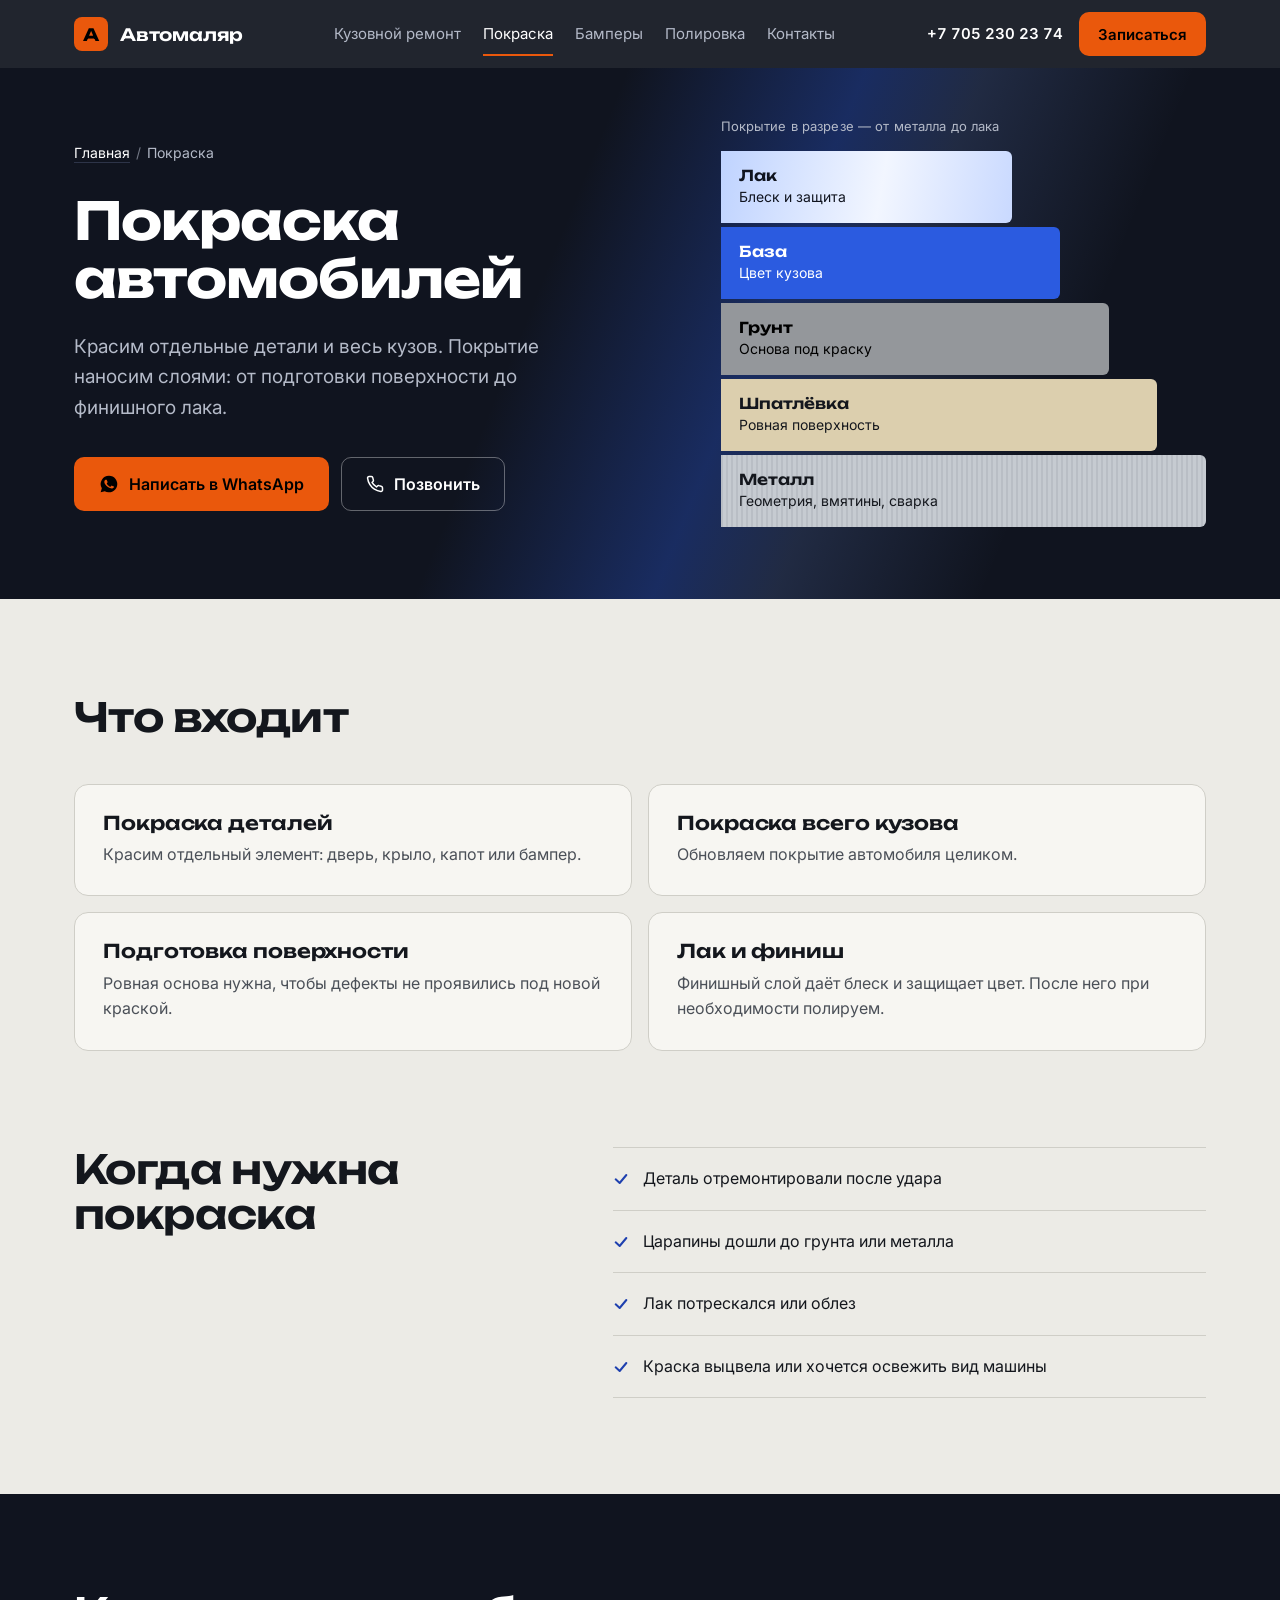
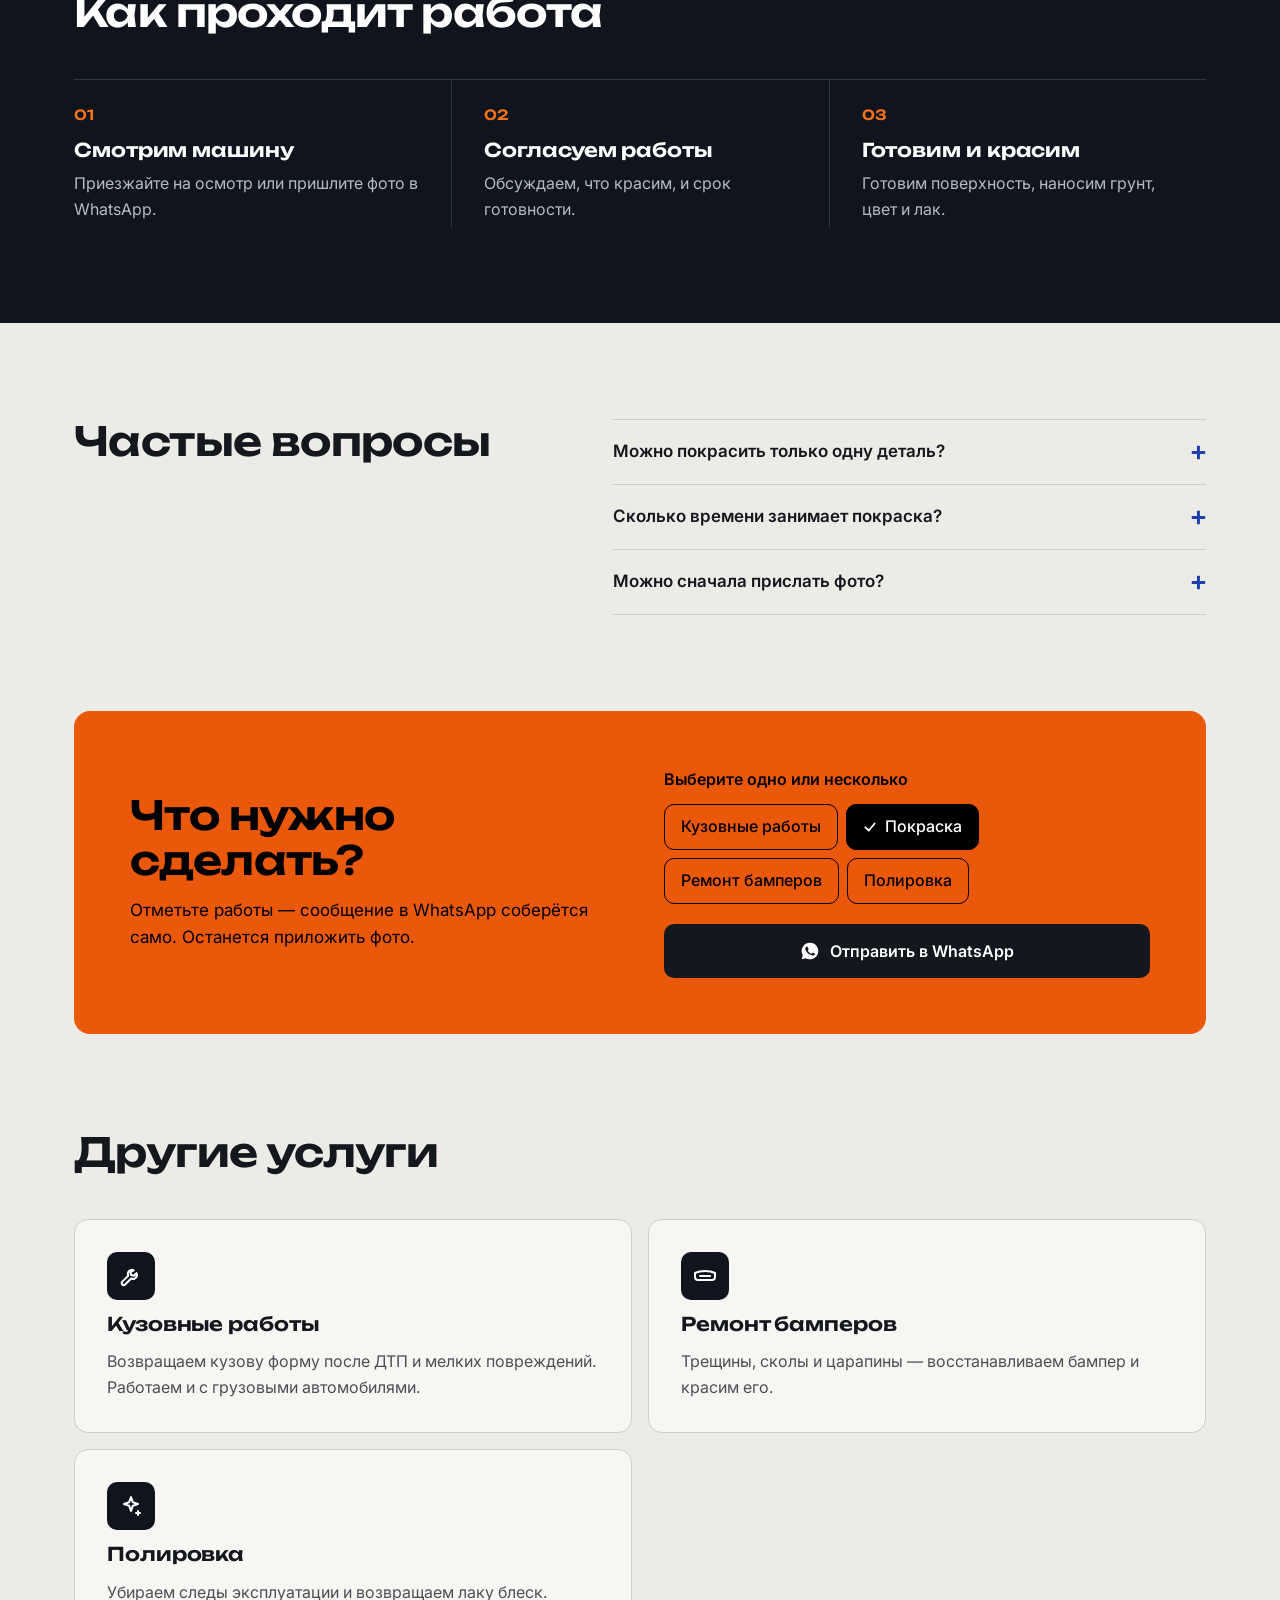
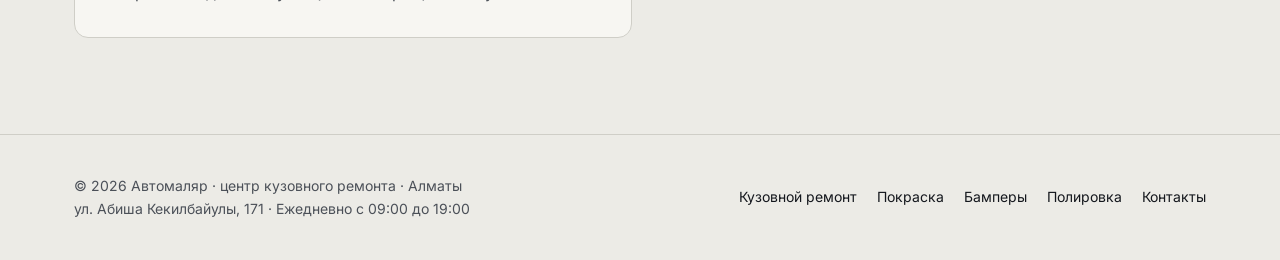
<file: pokraska/index.html>
<!DOCTYPE html>
<html lang="ru">
<head>
<meta charset="utf-8">
<meta name="viewport" content="width=device-width, initial-scale=1">
<title>Покраска авто в Алматы — Автомаляр</title>
<meta name="description" content="Покраска автомобилей в Алматы: отдельные детали и весь кузов. Подготовка, грунт, база и лак. Запись в WhatsApp.">
<meta name="theme-color" content="#10141f">
<link rel="canonical" href="https://l1zardd-f.github.io/avtomalyar/pokraska/">
<meta property="og:title" content="Покраска авто в Алматы — Автомаляр">
<meta property="og:description" content="Покраска автомобилей в Алматы: отдельные детали и весь кузов. Подготовка, грунт, база и лак. Запись в WhatsApp.">
<meta property="og:type" content="website">
<meta property="og:locale" content="ru_RU">
<meta property="og:url" content="https://l1zardd-f.github.io/avtomalyar/pokraska/">
<link rel="icon" href="data:image/svg+xml,%3Csvg xmlns='http://www.w3.org/2000/svg' viewBox='0 0 64 64'%3E%3Crect width='64' height='64' rx='14' fill='%23ea580c'/%3E%3Ctext x='32' y='47' font-family='Arial' font-weight='900' font-size='42' text-anchor='middle' fill='black'%3E%D0%90%3C/text%3E%3C/svg%3E">
<link rel="preconnect" href="https://fonts.googleapis.com">
<link rel="preconnect" href="https://fonts.gstatic.com" crossorigin>
<link href="https://fonts.googleapis.com/css2?family=Inter:wght@400;500;600&family=Unbounded:wght@500;600;700&display=swap" rel="stylesheet">
<link rel="stylesheet" href="../site.css">
<script type="application/ld+json">{"@context": "https://schema.org", "@type": "Service", "name": "Покраска", "serviceType": "Покраска автомобилей", "areaServed": "Алматы", "provider": {"@context": "https://schema.org", "@type": "AutoBodyShop", "@id": "https://l1zardd-f.github.io/avtomalyar/#business", "name": "Автомаляр", "url": "https://l1zardd-f.github.io/avtomalyar/", "telephone": "+77052302374", "address": {"@type": "PostalAddress", "streetAddress": "ул. Абиша Кекилбайулы, 171", "addressLocality": "Алматы", "postalCode": "050060", "addressCountry": "KZ"}, "geo": {"@type": "GeoCoordinates", "latitude": 43.207086, "longitude": 76.889919}, "openingHours": "Mo-Su 09:00-19:00", "aggregateRating": {"@type": "AggregateRating", "ratingValue": "4.5", "ratingCount": "25"}, "sameAs": ["https://2gis.kz/almaty/firm/70000001052608941"]}}</script>
<script type="application/ld+json">{"@context": "https://schema.org", "@type": "BreadcrumbList", "itemListElement": [{"@type": "ListItem", "position": 1, "name": "Главная", "item": "https://l1zardd-f.github.io/avtomalyar/"}, {"@type": "ListItem", "position": 2, "name": "Покраска", "item": "https://l1zardd-f.github.io/avtomalyar/pokraska/"}]}</script>
<script type="application/ld+json">{"@context": "https://schema.org", "@type": "FAQPage", "mainEntity": [{"@type": "Question", "name": "Можно покрасить только одну деталь?", "acceptedAnswer": {"@type": "Answer", "text": "Да, красим как отдельные детали, так и весь кузов."}}, {"@type": "Question", "name": "Сколько времени занимает покраска?", "acceptedAnswer": {"@type": "Answer", "text": "Срок зависит от количества деталей и их состояния. Его называем после осмотра."}}, {"@type": "Question", "name": "Можно сначала прислать фото?", "acceptedAnswer": {"@type": "Answer", "text": "Да. Пришлите фото в WhatsApp, а окончательно объём работ станет понятен на осмотре."}}]}</script>
<script>window.METRIKA_ID=114111625;(function(m,e,t,r,i,k,a){m[i]=m[i]||function(){(m[i].a=m[i].a||[]).push(arguments)};m[i].l=1*new Date();k=e.createElement(t),a=e.getElementsByTagName(t)[0],k.async=1,k.src=r,a.parentNode.insertBefore(k,a)})(window,document,"script","https://mc.yandex.ru/metrika/tag.js?id=114111625","ym");ym(114111625,"init",{ssr:true,webvisor:true,clickmap:true,trackLinks:true,accurateTrackBounce:true});</script>
<noscript><div><img src="https://mc.yandex.ru/watch/114111625" style="position:absolute;left:-9999px" alt=""></div></noscript></head>
<body>
<a class="skip" href="#main">К содержанию</a>
<svg width="0" height="0" style="position:absolute" aria-hidden="true">
  <symbol id="i-wa" viewBox="0 0 24 24"><path fill="currentColor" d="M12 2a10 10 0 0 0-8.6 15.1L2 22l5-1.3A10 10 0 1 0 12 2Zm5.3 14.1c-.2.6-1.3 1.2-1.8 1.2-.5.1-1 .2-3.3-.7-2.8-1.1-4.6-4-4.7-4.2-.1-.2-1.1-1.5-1.1-2.9s.7-2 1-2.3c.3-.3.6-.3.8-.3h.6c.2 0 .4 0 .6.5l.9 2.1c.1.2.1.4 0 .5l-.4.6-.4.4c-.1.2-.3.3-.1.6.2.3.8 1.3 1.7 2.1 1.2 1 2.1 1.4 2.4 1.5.3.2.5.1.6-.1l.9-1c.2-.3.4-.2.6-.1l2 1c.3.1.5.2.5.3.1.2.1.7-.1 1.3Z"/></symbol>
  <symbol id="i-phone" viewBox="0 0 24 24" fill="none" stroke="currentColor" stroke-width="2" stroke-linecap="round" stroke-linejoin="round"><path d="M22 16.9v3a2 2 0 0 1-2.2 2 19.8 19.8 0 0 1-8.6-3.1 19.5 19.5 0 0 1-6-6A19.8 19.8 0 0 1 2.1 4.2 2 2 0 0 1 4.1 2h3a2 2 0 0 1 2 1.7c.1 1 .4 1.9.7 2.8a2 2 0 0 1-.5 2.1L8 9.9a16 16 0 0 0 6 6l1.3-1.3a2 2 0 0 1 2.1-.4c.9.3 1.8.6 2.8.7a2 2 0 0 1 1.7 2Z"/></symbol>
  <symbol id="i-star" viewBox="0 0 24 24"><path fill="currentColor" d="m12 2 3.1 6.3 6.9 1-5 4.9 1.2 6.8L12 17.8 5.8 21l1.2-6.8-5-4.9 6.9-1z"/></symbol>
  <symbol id="i-star-h" viewBox="0 0 24 24"><path fill="currentColor" opacity=".25" d="m12 2 3.1 6.3 6.9 1-5 4.9 1.2 6.8L12 17.8 5.8 21l1.2-6.8-5-4.9 6.9-1z"/><path fill="currentColor" d="M12 2 8.900 8.300 2 9.300l5 4.900L5.800 21l6.200-3.200z"/></symbol>
  <symbol id="i-pin" viewBox="0 0 24 24" fill="none" stroke="currentColor" stroke-width="2" stroke-linecap="round" stroke-linejoin="round"><path d="M20 10c0 6-8 12-8 12s-8-6-8-12a8 8 0 0 1 16 0Z"/><circle cx="12" cy="10" r="3"/></symbol>
  <symbol id="i-arrow" viewBox="0 0 24 24" fill="none" stroke="currentColor" stroke-width="2" stroke-linecap="round" stroke-linejoin="round"><path d="M5 12h14M13 6l6 6-6 6"/></symbol>
  <symbol id="i-check" viewBox="0 0 24 24" fill="none" stroke="currentColor" stroke-width="3" stroke-linecap="round" stroke-linejoin="round"><path d="M4 12.500 10 18 20 6"/></symbol>
  <symbol id="i-menu" viewBox="0 0 24 24" fill="none" stroke="currentColor" stroke-width="2" stroke-linecap="round"><path d="M4 7h16M4 12h16M4 17h16"/></symbol>
  <symbol id="i-body" viewBox="0 0 24 24" fill="none" stroke="currentColor" stroke-width="2" stroke-linecap="round" stroke-linejoin="round"><path d="M14.700 6.300a4 4 0 0 0-5.400 5.300l-6 6a2 2 0 0 0 2.800 2.900l6-6a4 4 0 0 0 5.400-5.400l-2.600 2.600-2.800-.7-.7-2.800Z"/></symbol>
  <symbol id="i-spray" viewBox="0 0 24 24" fill="none" stroke="currentColor" stroke-width="2" stroke-linecap="round" stroke-linejoin="round"><path d="M9 11h6a2 2 0 0 1 2 2v7a1 1 0 0 1-1 1H8a1 1 0 0 1-1-1v-7a2 2 0 0 1 2-2ZM10 11V7h4v4M17 4h.01M20 7h.01M20 3h.01M14 5h.01"/></symbol>
  <symbol id="i-bumper" viewBox="0 0 24 24" fill="none" stroke="currentColor" stroke-width="2" stroke-linecap="round" stroke-linejoin="round"><path d="M2 9c3-1.500 6.500-2 10-2s7 .5 10 2v4a3 3 0 0 1-3 3H5a3 3 0 0 1-3-3V9ZM7 12h10"/></symbol>
  <symbol id="i-shine" viewBox="0 0 24 24" fill="none" stroke="currentColor" stroke-width="2" stroke-linecap="round" stroke-linejoin="round"><path d="M12 3l1.800 5.200L19 10l-5.200 1.800L12 17l-1.800-5.200L5 10l5.200-1.800L12 3ZM19 17v4M17 19h4"/></symbol>
</svg>
<header class="top">
  <div class="wrap">
    <a href="../" class="logo" aria-label="Автомаляр — на главную">
      <span class="mark" aria-hidden="true">А</span>Автомаляр
    </a>
    <nav class="top-nav" aria-label="Разделы"><a href="../kuzovnoy-remont/">Кузовной ремонт</a><a href="../pokraska/" aria-current="page">Покраска</a><a href="../remont-bamperov/">Бамперы</a><a href="../polirovka/">Полировка</a><a href="../kontakty/">Контакты</a></nav>
    <div class="top-r">
      <a class="tel" href="tel:+77052302374">+7 705 230 23 74</a>
      <a class="btn btn-main btn-sm" href="https://wa.me/77052302374?text=%D0%97%D0%B4%D1%80%D0%B0%D0%B2%D1%81%D1%82%D0%B2%D1%83%D0%B9%D1%82%D0%B5%21%20%D0%A5%D0%BE%D1%87%D1%83%20%D0%B7%D0%B0%D0%BF%D0%B8%D1%81%D0%B0%D1%82%D1%8C%D1%81%D1%8F%20%D0%BD%D0%B0%20%D0%BA%D1%83%D0%B7%D0%BE%D0%B2%D0%BD%D0%BE%D0%B9%20%D1%80%D0%B5%D0%BC%D0%BE%D0%BD%D1%82" target="_blank" rel="noopener">Записаться</a>
      <details class="menu">
        <summary aria-label="Меню"><svg width="22" height="22" aria-hidden="true"><use href="#i-menu"/></svg></summary>
        <nav aria-label="Меню"><a href="../">Главная</a><a href="../kuzovnoy-remont/">Кузовной ремонт</a><a href="../pokraska/" aria-current="page">Покраска</a><a href="../remont-bamperov/">Бамперы</a><a href="../polirovka/">Полировка</a><a href="../kontakty/">Контакты</a><a href="tel:+77052302374">+7 705 230 23 74</a></nav>
      </details>
    </div>
  </div>
</header>
<main id="main">
<div class="hero page-hero">
  <div class="wrap">
    <div>
      <nav aria-label="Навигационная цепочка"><ol class="crumbs"><li><a href="../">Главная</a></li><li aria-current="page">Покраска</li></ol></nav>
      <h1>Покраска автомобилей</h1>
      <p class="lead">Красим отдельные детали и весь кузов. Покрытие наносим слоями: от подготовки поверхности до финишного лака.</p>
      <div class="btns">
        <a class="btn btn-main" href="https://wa.me/77052302374?text=%D0%97%D0%B4%D1%80%D0%B0%D0%B2%D1%81%D1%82%D0%B2%D1%83%D0%B9%D1%82%D0%B5%21%20%D0%A5%D0%BE%D1%87%D1%83%20%D0%B7%D0%B0%D0%BF%D0%B8%D1%81%D0%B0%D1%82%D1%8C%D1%81%D1%8F%20%D0%BD%D0%B0%20%D0%BA%D1%83%D0%B7%D0%BE%D0%B2%D0%BD%D0%BE%D0%B9%20%D1%80%D0%B5%D0%BC%D0%BE%D0%BD%D1%82" target="_blank" rel="noopener"><svg width="20" height="20" aria-hidden="true"><use href="#i-wa"/></svg>Написать в WhatsApp</a>
        <a class="btn btn-line" href="tel:+77052302374"><svg width="18" height="18" aria-hidden="true"><use href="#i-phone"/></svg>Позвонить</a>
      </div>
    </div>
    <figure>
      <figcaption class="cap">Покрытие в разрезе — от металла до лака</figcaption>
      <ol class="layers">
        <li class="lay lay-1"><b>Лак</b><span>Блеск и защита</span></li>
        <li class="lay lay-2"><b>База</b><span>Цвет кузова</span></li>
        <li class="lay lay-3"><b>Грунт</b><span>Основа под краску</span></li>
        <li class="lay lay-4"><b>Шпатлёвка</b><span>Ровная поверхность</span></li>
        <li class="lay lay-5"><b>Металл</b><span>Геометрия, вмятины, сварка</span></li>
      </ol>
    </figure>
  </div>
</div>
<section>
  <div class="wrap">
    <div class="sec-head"><h2>Что входит</h2></div>
    <div class="items"><article class="item"><h3>Покраска деталей</h3><p>Красим отдельный элемент: дверь, крыло, капот или бампер.</p></article><article class="item"><h3>Покраска всего кузова</h3><p>Обновляем покрытие автомобиля целиком.</p></article><article class="item"><h3>Подготовка поверхности</h3><p>Ровная основа нужна, чтобы дефекты не проявились под новой краской.</p></article><article class="item"><h3>Лак и финиш</h3><p>Финишный слой даёт блеск и защищает цвет. После него при необходимости полируем.</p></article></div>
  </div>
</section>
<section class="tight">
  <div class="wrap split">
    <h2>Когда нужна покраска</h2>
    <ul class="checks"><li><svg width="16" height="16" aria-hidden="true"><use href="#i-check"/></svg><span>Деталь отремонтировали после удара</span></li><li><svg width="16" height="16" aria-hidden="true"><use href="#i-check"/></svg><span>Царапины дошли до грунта или металла</span></li><li><svg width="16" height="16" aria-hidden="true"><use href="#i-check"/></svg><span>Лак потрескался или облез</span></li><li><svg width="16" height="16" aria-hidden="true"><use href="#i-check"/></svg><span>Краска выцвела или хочется освежить вид машины</span></li></ul>
  </div>
</section>
<section class="dark">
  <div class="wrap">
    <div class="sec-head"><h2>Как проходит работа</h2></div>
    <ol class="steps"><li class="step"><i>01</i><h3>Смотрим машину</h3><p>Приезжайте на осмотр или пришлите фото в WhatsApp.</p></li><li class="step"><i>02</i><h3>Согласуем работы</h3><p>Обсуждаем, что красим, и срок готовности.</p></li><li class="step"><i>03</i><h3>Готовим и красим</h3><p>Готовим поверхность, наносим грунт, цвет и лак.</p></li></ol>
  </div>
</section>
<section>
  <div class="wrap split">
    <h2>Частые вопросы</h2>
    <div class="faq"><details><summary>Можно покрасить только одну деталь?</summary><p>Да, красим как отдельные детали, так и весь кузов.</p></details><details><summary>Сколько времени занимает покраска?</summary><p>Срок зависит от количества деталей и их состояния. Его называем после осмотра.</p></details><details><summary>Можно сначала прислать фото?</summary><p>Да. Пришлите фото в WhatsApp, а окончательно объём работ станет понятен на осмотре.</p></details></div>
  </div>
</section>
<section id="request" class="tight">
  <div class="wrap">
    <div class="req">
      <div>
        <h2>Что нужно сделать?</h2>
        <p>Отметьте работы — сообщение в WhatsApp соберётся само. Останется приложить фото.</p>
      </div>
      <form id="req">
        <fieldset>
          <legend>Выберите одно или несколько</legend>
          <div class="chips"><label class="chip"><input type="checkbox" value="кузовные работы"><span><svg width="14" height="14" aria-hidden="true"><use href="#i-check"/></svg>Кузовные работы</span></label>
<label class="chip"><input type="checkbox" value="покраска" checked><span><svg width="14" height="14" aria-hidden="true"><use href="#i-check"/></svg>Покраска</span></label>
<label class="chip"><input type="checkbox" value="ремонт бампера"><span><svg width="14" height="14" aria-hidden="true"><use href="#i-check"/></svg>Ремонт бамперов</span></label>
<label class="chip"><input type="checkbox" value="полировка"><span><svg width="14" height="14" aria-hidden="true"><use href="#i-check"/></svg>Полировка</span></label>
</div>
        </fieldset>
        <a class="btn btn-dark" id="req-send" href="https://wa.me/77052302374?text=%D0%97%D0%B4%D1%80%D0%B0%D0%B2%D1%81%D1%82%D0%B2%D1%83%D0%B9%D1%82%D0%B5%21%20%D0%A5%D0%BE%D1%87%D1%83%20%D0%B7%D0%B0%D0%BF%D0%B8%D1%81%D0%B0%D1%82%D1%8C%D1%81%D1%8F%20%D0%BD%D0%B0%20%D0%BA%D1%83%D0%B7%D0%BE%D0%B2%D0%BD%D0%BE%D0%B9%20%D1%80%D0%B5%D0%BC%D0%BE%D0%BD%D1%82" target="_blank" rel="noopener"><svg width="20" height="20" aria-hidden="true"><use href="#i-wa"/></svg>Отправить в WhatsApp</a>
      </form>
    </div>
  </div>
</section>
<section class="tight">
  <div class="wrap">
    <div class="sec-head"><h2>Другие услуги</h2></div>
    <div class="services"><article class="svc">
        <span class="svc-ico"><svg width="24" height="24" aria-hidden="true"><use href="#i-body"/></svg></span>
        <h3><a href="../kuzovnoy-remont/">Кузовные работы</a></h3>
        <p>Возвращаем кузову форму после ДТП и мелких повреждений. Работаем и с грузовыми автомобилями.</p>
      </article><article class="svc">
        <span class="svc-ico"><svg width="24" height="24" aria-hidden="true"><use href="#i-bumper"/></svg></span>
        <h3><a href="../remont-bamperov/">Ремонт бамперов</a></h3>
        <p>Трещины, сколы и царапины — восстанавливаем бампер и красим его.</p>
      </article><article class="svc">
        <span class="svc-ico"><svg width="24" height="24" aria-hidden="true"><use href="#i-shine"/></svg></span>
        <h3><a href="../polirovka/">Полировка</a></h3>
        <p>Убираем следы эксплуатации и возвращаем лаку блеск.</p>
      </article></div>
  </div>
</section>
</main>
<footer>
  <div class="wrap">
    <div>© 2026 Автомаляр · центр кузовного ремонта · Алматы<br>ул. Абиша Кекилбайулы, 171 · Ежедневно с 09:00 до 19:00</div>
    <nav aria-label="Страницы сайта"><a href="../kuzovnoy-remont/">Кузовной ремонт</a><a href="../pokraska/" aria-current="page">Покраска</a><a href="../remont-bamperov/">Бамперы</a><a href="../polirovka/">Полировка</a><a href="../kontakty/">Контакты</a></nav>
  </div>
</footer>
<nav class="mbar" aria-label="Быстрая связь">
  <a class="btn btn-line" href="tel:+77052302374"><svg width="18" height="18" aria-hidden="true"><use href="#i-phone"/></svg>Звонок</a>
  <a class="btn btn-main" href="https://wa.me/77052302374?text=%D0%97%D0%B4%D1%80%D0%B0%D0%B2%D1%81%D1%82%D0%B2%D1%83%D0%B9%D1%82%D0%B5%21%20%D0%A5%D0%BE%D1%87%D1%83%20%D0%B7%D0%B0%D0%BF%D0%B8%D1%81%D0%B0%D1%82%D1%8C%D1%81%D1%8F%20%D0%BD%D0%B0%20%D0%BA%D1%83%D0%B7%D0%BE%D0%B2%D0%BD%D0%BE%D0%B9%20%D1%80%D0%B5%D0%BC%D0%BE%D0%BD%D1%82" target="_blank" rel="noopener"><svg width="20" height="20" aria-hidden="true"><use href="#i-wa"/></svg>WhatsApp</a>
</nav>
<script src="../site.js"></script>
</body>
</html>
</file>
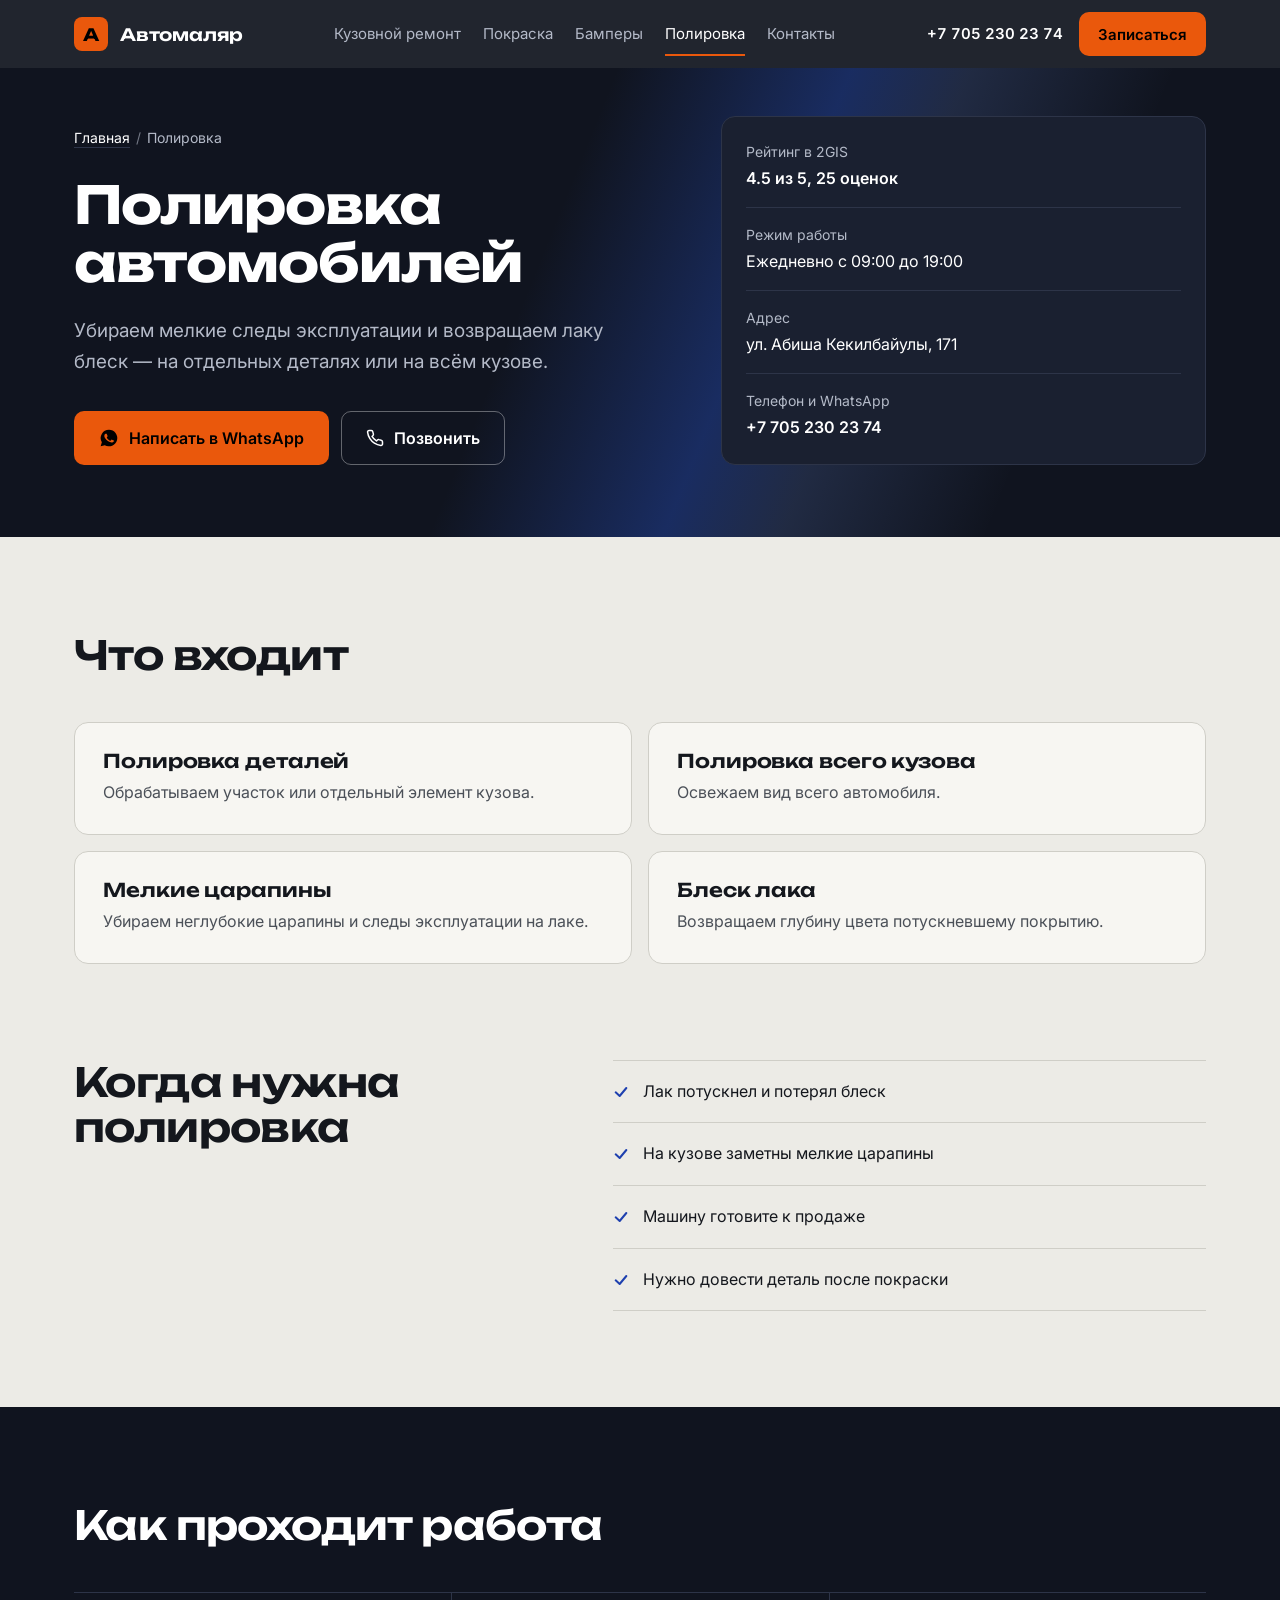
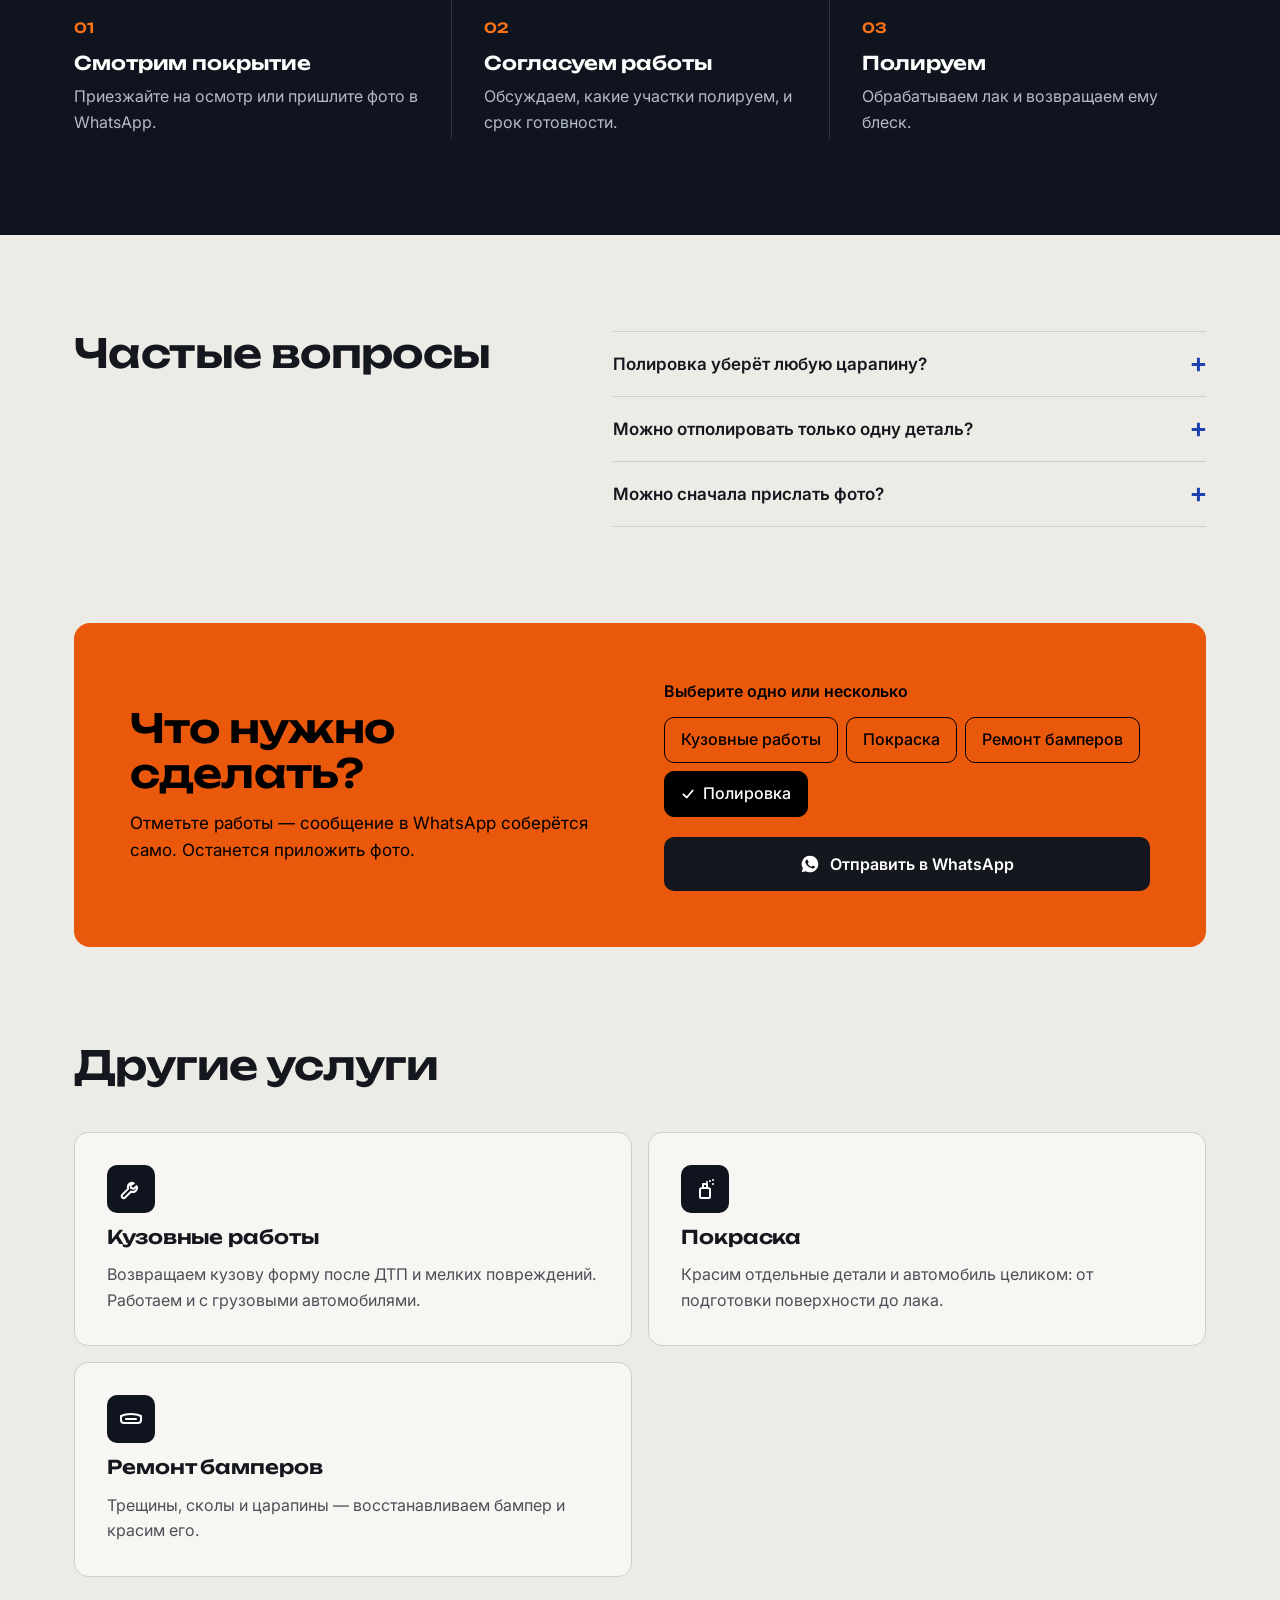
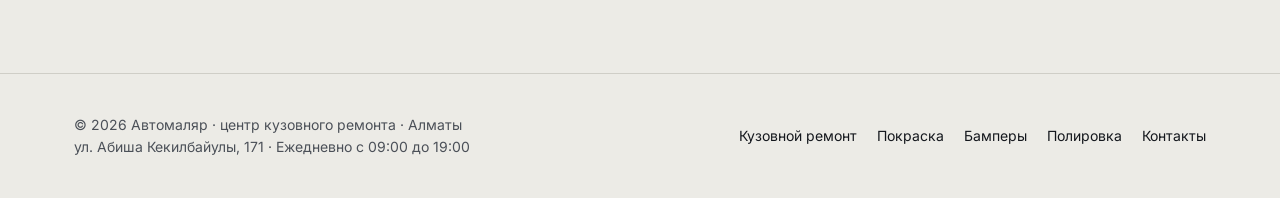
<file: polirovka/index.html>
<!DOCTYPE html>
<html lang="ru">
<head>
<meta charset="utf-8">
<meta name="viewport" content="width=device-width, initial-scale=1">
<title>Полировка авто в Алматы — Автомаляр</title>
<meta name="description" content="Полировка автомобилей в Алматы: мелкие царапины и потускневший лак. Запись в WhatsApp.">
<meta name="theme-color" content="#10141f">
<link rel="canonical" href="https://l1zardd-f.github.io/avtomalyar/polirovka/">
<meta property="og:title" content="Полировка авто в Алматы — Автомаляр">
<meta property="og:description" content="Полировка автомобилей в Алматы: мелкие царапины и потускневший лак. Запись в WhatsApp.">
<meta property="og:type" content="website">
<meta property="og:locale" content="ru_RU">
<meta property="og:url" content="https://l1zardd-f.github.io/avtomalyar/polirovka/">
<link rel="icon" href="data:image/svg+xml,%3Csvg xmlns='http://www.w3.org/2000/svg' viewBox='0 0 64 64'%3E%3Crect width='64' height='64' rx='14' fill='%23ea580c'/%3E%3Ctext x='32' y='47' font-family='Arial' font-weight='900' font-size='42' text-anchor='middle' fill='black'%3E%D0%90%3C/text%3E%3C/svg%3E">
<link rel="preconnect" href="https://fonts.googleapis.com">
<link rel="preconnect" href="https://fonts.gstatic.com" crossorigin>
<link href="https://fonts.googleapis.com/css2?family=Inter:wght@400;500;600&family=Unbounded:wght@500;600;700&display=swap" rel="stylesheet">
<link rel="stylesheet" href="../site.css">
<script type="application/ld+json">{"@context": "https://schema.org", "@type": "Service", "name": "Полировка", "serviceType": "Полировка автомобилей", "areaServed": "Алматы", "provider": {"@context": "https://schema.org", "@type": "AutoBodyShop", "@id": "https://l1zardd-f.github.io/avtomalyar/#business", "name": "Автомаляр", "url": "https://l1zardd-f.github.io/avtomalyar/", "telephone": "+77052302374", "address": {"@type": "PostalAddress", "streetAddress": "ул. Абиша Кекилбайулы, 171", "addressLocality": "Алматы", "postalCode": "050060", "addressCountry": "KZ"}, "geo": {"@type": "GeoCoordinates", "latitude": 43.207086, "longitude": 76.889919}, "openingHours": "Mo-Su 09:00-19:00", "aggregateRating": {"@type": "AggregateRating", "ratingValue": "4.5", "ratingCount": "25"}, "sameAs": ["https://2gis.kz/almaty/firm/70000001052608941"]}}</script>
<script type="application/ld+json">{"@context": "https://schema.org", "@type": "BreadcrumbList", "itemListElement": [{"@type": "ListItem", "position": 1, "name": "Главная", "item": "https://l1zardd-f.github.io/avtomalyar/"}, {"@type": "ListItem", "position": 2, "name": "Полировка", "item": "https://l1zardd-f.github.io/avtomalyar/polirovka/"}]}</script>
<script type="application/ld+json">{"@context": "https://schema.org", "@type": "FAQPage", "mainEntity": [{"@type": "Question", "name": "Полировка уберёт любую царапину?", "acceptedAnswer": {"@type": "Answer", "text": "Нет. Глубокие царапины, дошедшие до грунта или металла, полировкой не убрать — в таких случаях нужна покраска."}}, {"@type": "Question", "name": "Можно отполировать только одну деталь?", "acceptedAnswer": {"@type": "Answer", "text": "Да, полируем как отдельные детали, так и весь кузов."}}, {"@type": "Question", "name": "Можно сначала прислать фото?", "acceptedAnswer": {"@type": "Answer", "text": "Да, но состояние лака точнее видно на осмотре."}}]}</script>
<script>window.METRIKA_ID=114111625;(function(m,e,t,r,i,k,a){m[i]=m[i]||function(){(m[i].a=m[i].a||[]).push(arguments)};m[i].l=1*new Date();k=e.createElement(t),a=e.getElementsByTagName(t)[0],k.async=1,k.src=r,a.parentNode.insertBefore(k,a)})(window,document,"script","https://mc.yandex.ru/metrika/tag.js?id=114111625","ym");ym(114111625,"init",{ssr:true,webvisor:true,clickmap:true,trackLinks:true,accurateTrackBounce:true});</script>
<noscript><div><img src="https://mc.yandex.ru/watch/114111625" style="position:absolute;left:-9999px" alt=""></div></noscript></head>
<body>
<a class="skip" href="#main">К содержанию</a>
<svg width="0" height="0" style="position:absolute" aria-hidden="true">
  <symbol id="i-wa" viewBox="0 0 24 24"><path fill="currentColor" d="M12 2a10 10 0 0 0-8.6 15.1L2 22l5-1.3A10 10 0 1 0 12 2Zm5.3 14.1c-.2.6-1.3 1.2-1.8 1.2-.5.1-1 .2-3.3-.7-2.8-1.1-4.6-4-4.7-4.2-.1-.2-1.1-1.5-1.1-2.9s.7-2 1-2.3c.3-.3.6-.3.8-.3h.6c.2 0 .4 0 .6.5l.9 2.1c.1.2.1.4 0 .5l-.4.6-.4.4c-.1.2-.3.3-.1.6.2.3.8 1.3 1.7 2.1 1.2 1 2.1 1.4 2.4 1.5.3.2.5.1.6-.1l.9-1c.2-.3.4-.2.6-.1l2 1c.3.1.5.2.5.3.1.2.1.7-.1 1.3Z"/></symbol>
  <symbol id="i-phone" viewBox="0 0 24 24" fill="none" stroke="currentColor" stroke-width="2" stroke-linecap="round" stroke-linejoin="round"><path d="M22 16.9v3a2 2 0 0 1-2.2 2 19.8 19.8 0 0 1-8.6-3.1 19.5 19.5 0 0 1-6-6A19.8 19.8 0 0 1 2.1 4.2 2 2 0 0 1 4.1 2h3a2 2 0 0 1 2 1.7c.1 1 .4 1.9.7 2.8a2 2 0 0 1-.5 2.1L8 9.9a16 16 0 0 0 6 6l1.3-1.3a2 2 0 0 1 2.1-.4c.9.3 1.8.6 2.8.7a2 2 0 0 1 1.7 2Z"/></symbol>
  <symbol id="i-star" viewBox="0 0 24 24"><path fill="currentColor" d="m12 2 3.1 6.3 6.9 1-5 4.9 1.2 6.8L12 17.8 5.8 21l1.2-6.8-5-4.9 6.9-1z"/></symbol>
  <symbol id="i-star-h" viewBox="0 0 24 24"><path fill="currentColor" opacity=".25" d="m12 2 3.1 6.3 6.9 1-5 4.9 1.2 6.8L12 17.8 5.8 21l1.2-6.8-5-4.9 6.9-1z"/><path fill="currentColor" d="M12 2 8.900 8.300 2 9.300l5 4.900L5.800 21l6.200-3.200z"/></symbol>
  <symbol id="i-pin" viewBox="0 0 24 24" fill="none" stroke="currentColor" stroke-width="2" stroke-linecap="round" stroke-linejoin="round"><path d="M20 10c0 6-8 12-8 12s-8-6-8-12a8 8 0 0 1 16 0Z"/><circle cx="12" cy="10" r="3"/></symbol>
  <symbol id="i-arrow" viewBox="0 0 24 24" fill="none" stroke="currentColor" stroke-width="2" stroke-linecap="round" stroke-linejoin="round"><path d="M5 12h14M13 6l6 6-6 6"/></symbol>
  <symbol id="i-check" viewBox="0 0 24 24" fill="none" stroke="currentColor" stroke-width="3" stroke-linecap="round" stroke-linejoin="round"><path d="M4 12.500 10 18 20 6"/></symbol>
  <symbol id="i-menu" viewBox="0 0 24 24" fill="none" stroke="currentColor" stroke-width="2" stroke-linecap="round"><path d="M4 7h16M4 12h16M4 17h16"/></symbol>
  <symbol id="i-body" viewBox="0 0 24 24" fill="none" stroke="currentColor" stroke-width="2" stroke-linecap="round" stroke-linejoin="round"><path d="M14.700 6.300a4 4 0 0 0-5.400 5.300l-6 6a2 2 0 0 0 2.800 2.900l6-6a4 4 0 0 0 5.400-5.400l-2.600 2.600-2.800-.7-.7-2.800Z"/></symbol>
  <symbol id="i-spray" viewBox="0 0 24 24" fill="none" stroke="currentColor" stroke-width="2" stroke-linecap="round" stroke-linejoin="round"><path d="M9 11h6a2 2 0 0 1 2 2v7a1 1 0 0 1-1 1H8a1 1 0 0 1-1-1v-7a2 2 0 0 1 2-2ZM10 11V7h4v4M17 4h.01M20 7h.01M20 3h.01M14 5h.01"/></symbol>
  <symbol id="i-bumper" viewBox="0 0 24 24" fill="none" stroke="currentColor" stroke-width="2" stroke-linecap="round" stroke-linejoin="round"><path d="M2 9c3-1.500 6.500-2 10-2s7 .5 10 2v4a3 3 0 0 1-3 3H5a3 3 0 0 1-3-3V9ZM7 12h10"/></symbol>
  <symbol id="i-shine" viewBox="0 0 24 24" fill="none" stroke="currentColor" stroke-width="2" stroke-linecap="round" stroke-linejoin="round"><path d="M12 3l1.800 5.200L19 10l-5.200 1.800L12 17l-1.800-5.200L5 10l5.200-1.800L12 3ZM19 17v4M17 19h4"/></symbol>
</svg>
<header class="top">
  <div class="wrap">
    <a href="../" class="logo" aria-label="Автомаляр — на главную">
      <span class="mark" aria-hidden="true">А</span>Автомаляр
    </a>
    <nav class="top-nav" aria-label="Разделы"><a href="../kuzovnoy-remont/">Кузовной ремонт</a><a href="../pokraska/">Покраска</a><a href="../remont-bamperov/">Бамперы</a><a href="../polirovka/" aria-current="page">Полировка</a><a href="../kontakty/">Контакты</a></nav>
    <div class="top-r">
      <a class="tel" href="tel:+77052302374">+7 705 230 23 74</a>
      <a class="btn btn-main btn-sm" href="https://wa.me/77052302374?text=%D0%97%D0%B4%D1%80%D0%B0%D0%B2%D1%81%D1%82%D0%B2%D1%83%D0%B9%D1%82%D0%B5%21%20%D0%A5%D0%BE%D1%87%D1%83%20%D0%B7%D0%B0%D0%BF%D0%B8%D1%81%D0%B0%D1%82%D1%8C%D1%81%D1%8F%20%D0%BD%D0%B0%20%D0%BA%D1%83%D0%B7%D0%BE%D0%B2%D0%BD%D0%BE%D0%B9%20%D1%80%D0%B5%D0%BC%D0%BE%D0%BD%D1%82" target="_blank" rel="noopener">Записаться</a>
      <details class="menu">
        <summary aria-label="Меню"><svg width="22" height="22" aria-hidden="true"><use href="#i-menu"/></svg></summary>
        <nav aria-label="Меню"><a href="../">Главная</a><a href="../kuzovnoy-remont/">Кузовной ремонт</a><a href="../pokraska/">Покраска</a><a href="../remont-bamperov/">Бамперы</a><a href="../polirovka/" aria-current="page">Полировка</a><a href="../kontakty/">Контакты</a><a href="tel:+77052302374">+7 705 230 23 74</a></nav>
      </details>
    </div>
  </div>
</header>
<main id="main">
<div class="hero page-hero">
  <div class="wrap">
    <div>
      <nav aria-label="Навигационная цепочка"><ol class="crumbs"><li><a href="../">Главная</a></li><li aria-current="page">Полировка</li></ol></nav>
      <h1>Полировка автомобилей</h1>
      <p class="lead">Убираем мелкие следы эксплуатации и возвращаем лаку блеск — на отдельных деталях или на всём кузове.</p>
      <div class="btns">
        <a class="btn btn-main" href="https://wa.me/77052302374?text=%D0%97%D0%B4%D1%80%D0%B0%D0%B2%D1%81%D1%82%D0%B2%D1%83%D0%B9%D1%82%D0%B5%21%20%D0%A5%D0%BE%D1%87%D1%83%20%D0%B7%D0%B0%D0%BF%D0%B8%D1%81%D0%B0%D1%82%D1%8C%D1%81%D1%8F%20%D0%BD%D0%B0%20%D0%BA%D1%83%D0%B7%D0%BE%D0%B2%D0%BD%D0%BE%D0%B9%20%D1%80%D0%B5%D0%BC%D0%BE%D0%BD%D1%82" target="_blank" rel="noopener"><svg width="20" height="20" aria-hidden="true"><use href="#i-wa"/></svg>Написать в WhatsApp</a>
        <a class="btn btn-line" href="tel:+77052302374"><svg width="18" height="18" aria-hidden="true"><use href="#i-phone"/></svg>Позвонить</a>
      </div>
    </div>
    <dl class="facts">
      <div><dt>Рейтинг в 2GIS</dt><dd><a href="https://2gis.kz/almaty/firm/70000001052608941/tab/reviews" target="_blank" rel="noopener">4.5 из 5, 25 оценок</a></dd></div>
      <div><dt>Режим работы</dt><dd>Ежедневно с 09:00 до 19:00</dd></div>
      <div><dt>Адрес</dt><dd>ул. Абиша Кекилбайулы, 171</dd></div>
      <div><dt>Телефон и WhatsApp</dt><dd><a href="tel:+77052302374">+7 705 230 23 74</a></dd></div>
    </dl>
  </div>
</div>
<section>
  <div class="wrap">
    <div class="sec-head"><h2>Что входит</h2></div>
    <div class="items"><article class="item"><h3>Полировка деталей</h3><p>Обрабатываем участок или отдельный элемент кузова.</p></article><article class="item"><h3>Полировка всего кузова</h3><p>Освежаем вид всего автомобиля.</p></article><article class="item"><h3>Мелкие царапины</h3><p>Убираем неглубокие царапины и следы эксплуатации на лаке.</p></article><article class="item"><h3>Блеск лака</h3><p>Возвращаем глубину цвета потускневшему покрытию.</p></article></div>
  </div>
</section>
<section class="tight">
  <div class="wrap split">
    <h2>Когда нужна полировка</h2>
    <ul class="checks"><li><svg width="16" height="16" aria-hidden="true"><use href="#i-check"/></svg><span>Лак потускнел и потерял блеск</span></li><li><svg width="16" height="16" aria-hidden="true"><use href="#i-check"/></svg><span>На кузове заметны мелкие царапины</span></li><li><svg width="16" height="16" aria-hidden="true"><use href="#i-check"/></svg><span>Машину готовите к продаже</span></li><li><svg width="16" height="16" aria-hidden="true"><use href="#i-check"/></svg><span>Нужно довести деталь после покраски</span></li></ul>
  </div>
</section>
<section class="dark">
  <div class="wrap">
    <div class="sec-head"><h2>Как проходит работа</h2></div>
    <ol class="steps"><li class="step"><i>01</i><h3>Смотрим покрытие</h3><p>Приезжайте на осмотр или пришлите фото в WhatsApp.</p></li><li class="step"><i>02</i><h3>Согласуем работы</h3><p>Обсуждаем, какие участки полируем, и срок готовности.</p></li><li class="step"><i>03</i><h3>Полируем</h3><p>Обрабатываем лак и возвращаем ему блеск.</p></li></ol>
  </div>
</section>
<section>
  <div class="wrap split">
    <h2>Частые вопросы</h2>
    <div class="faq"><details><summary>Полировка уберёт любую царапину?</summary><p>Нет. Глубокие царапины, дошедшие до грунта или металла, полировкой не убрать — в таких случаях нужна покраска.</p></details><details><summary>Можно отполировать только одну деталь?</summary><p>Да, полируем как отдельные детали, так и весь кузов.</p></details><details><summary>Можно сначала прислать фото?</summary><p>Да, но состояние лака точнее видно на осмотре.</p></details></div>
  </div>
</section>
<section id="request" class="tight">
  <div class="wrap">
    <div class="req">
      <div>
        <h2>Что нужно сделать?</h2>
        <p>Отметьте работы — сообщение в WhatsApp соберётся само. Останется приложить фото.</p>
      </div>
      <form id="req">
        <fieldset>
          <legend>Выберите одно или несколько</legend>
          <div class="chips"><label class="chip"><input type="checkbox" value="кузовные работы"><span><svg width="14" height="14" aria-hidden="true"><use href="#i-check"/></svg>Кузовные работы</span></label>
<label class="chip"><input type="checkbox" value="покраска"><span><svg width="14" height="14" aria-hidden="true"><use href="#i-check"/></svg>Покраска</span></label>
<label class="chip"><input type="checkbox" value="ремонт бампера"><span><svg width="14" height="14" aria-hidden="true"><use href="#i-check"/></svg>Ремонт бамперов</span></label>
<label class="chip"><input type="checkbox" value="полировка" checked><span><svg width="14" height="14" aria-hidden="true"><use href="#i-check"/></svg>Полировка</span></label>
</div>
        </fieldset>
        <a class="btn btn-dark" id="req-send" href="https://wa.me/77052302374?text=%D0%97%D0%B4%D1%80%D0%B0%D0%B2%D1%81%D1%82%D0%B2%D1%83%D0%B9%D1%82%D0%B5%21%20%D0%A5%D0%BE%D1%87%D1%83%20%D0%B7%D0%B0%D0%BF%D0%B8%D1%81%D0%B0%D1%82%D1%8C%D1%81%D1%8F%20%D0%BD%D0%B0%20%D0%BA%D1%83%D0%B7%D0%BE%D0%B2%D0%BD%D0%BE%D0%B9%20%D1%80%D0%B5%D0%BC%D0%BE%D0%BD%D1%82" target="_blank" rel="noopener"><svg width="20" height="20" aria-hidden="true"><use href="#i-wa"/></svg>Отправить в WhatsApp</a>
      </form>
    </div>
  </div>
</section>
<section class="tight">
  <div class="wrap">
    <div class="sec-head"><h2>Другие услуги</h2></div>
    <div class="services"><article class="svc">
        <span class="svc-ico"><svg width="24" height="24" aria-hidden="true"><use href="#i-body"/></svg></span>
        <h3><a href="../kuzovnoy-remont/">Кузовные работы</a></h3>
        <p>Возвращаем кузову форму после ДТП и мелких повреждений. Работаем и с грузовыми автомобилями.</p>
      </article><article class="svc">
        <span class="svc-ico"><svg width="24" height="24" aria-hidden="true"><use href="#i-spray"/></svg></span>
        <h3><a href="../pokraska/">Покраска</a></h3>
        <p>Красим отдельные детали и автомобиль целиком: от подготовки поверхности до лака.</p>
      </article><article class="svc">
        <span class="svc-ico"><svg width="24" height="24" aria-hidden="true"><use href="#i-bumper"/></svg></span>
        <h3><a href="../remont-bamperov/">Ремонт бамперов</a></h3>
        <p>Трещины, сколы и царапины — восстанавливаем бампер и красим его.</p>
      </article></div>
  </div>
</section>
</main>
<footer>
  <div class="wrap">
    <div>© 2026 Автомаляр · центр кузовного ремонта · Алматы<br>ул. Абиша Кекилбайулы, 171 · Ежедневно с 09:00 до 19:00</div>
    <nav aria-label="Страницы сайта"><a href="../kuzovnoy-remont/">Кузовной ремонт</a><a href="../pokraska/">Покраска</a><a href="../remont-bamperov/">Бамперы</a><a href="../polirovka/" aria-current="page">Полировка</a><a href="../kontakty/">Контакты</a></nav>
  </div>
</footer>
<nav class="mbar" aria-label="Быстрая связь">
  <a class="btn btn-line" href="tel:+77052302374"><svg width="18" height="18" aria-hidden="true"><use href="#i-phone"/></svg>Звонок</a>
  <a class="btn btn-main" href="https://wa.me/77052302374?text=%D0%97%D0%B4%D1%80%D0%B0%D0%B2%D1%81%D1%82%D0%B2%D1%83%D0%B9%D1%82%D0%B5%21%20%D0%A5%D0%BE%D1%87%D1%83%20%D0%B7%D0%B0%D0%BF%D0%B8%D1%81%D0%B0%D1%82%D1%8C%D1%81%D1%8F%20%D0%BD%D0%B0%20%D0%BA%D1%83%D0%B7%D0%BE%D0%B2%D0%BD%D0%BE%D0%B9%20%D1%80%D0%B5%D0%BC%D0%BE%D0%BD%D1%82" target="_blank" rel="noopener"><svg width="20" height="20" aria-hidden="true"><use href="#i-wa"/></svg>WhatsApp</a>
</nav>
<script src="../site.js"></script>
</body>
</html>
</file>
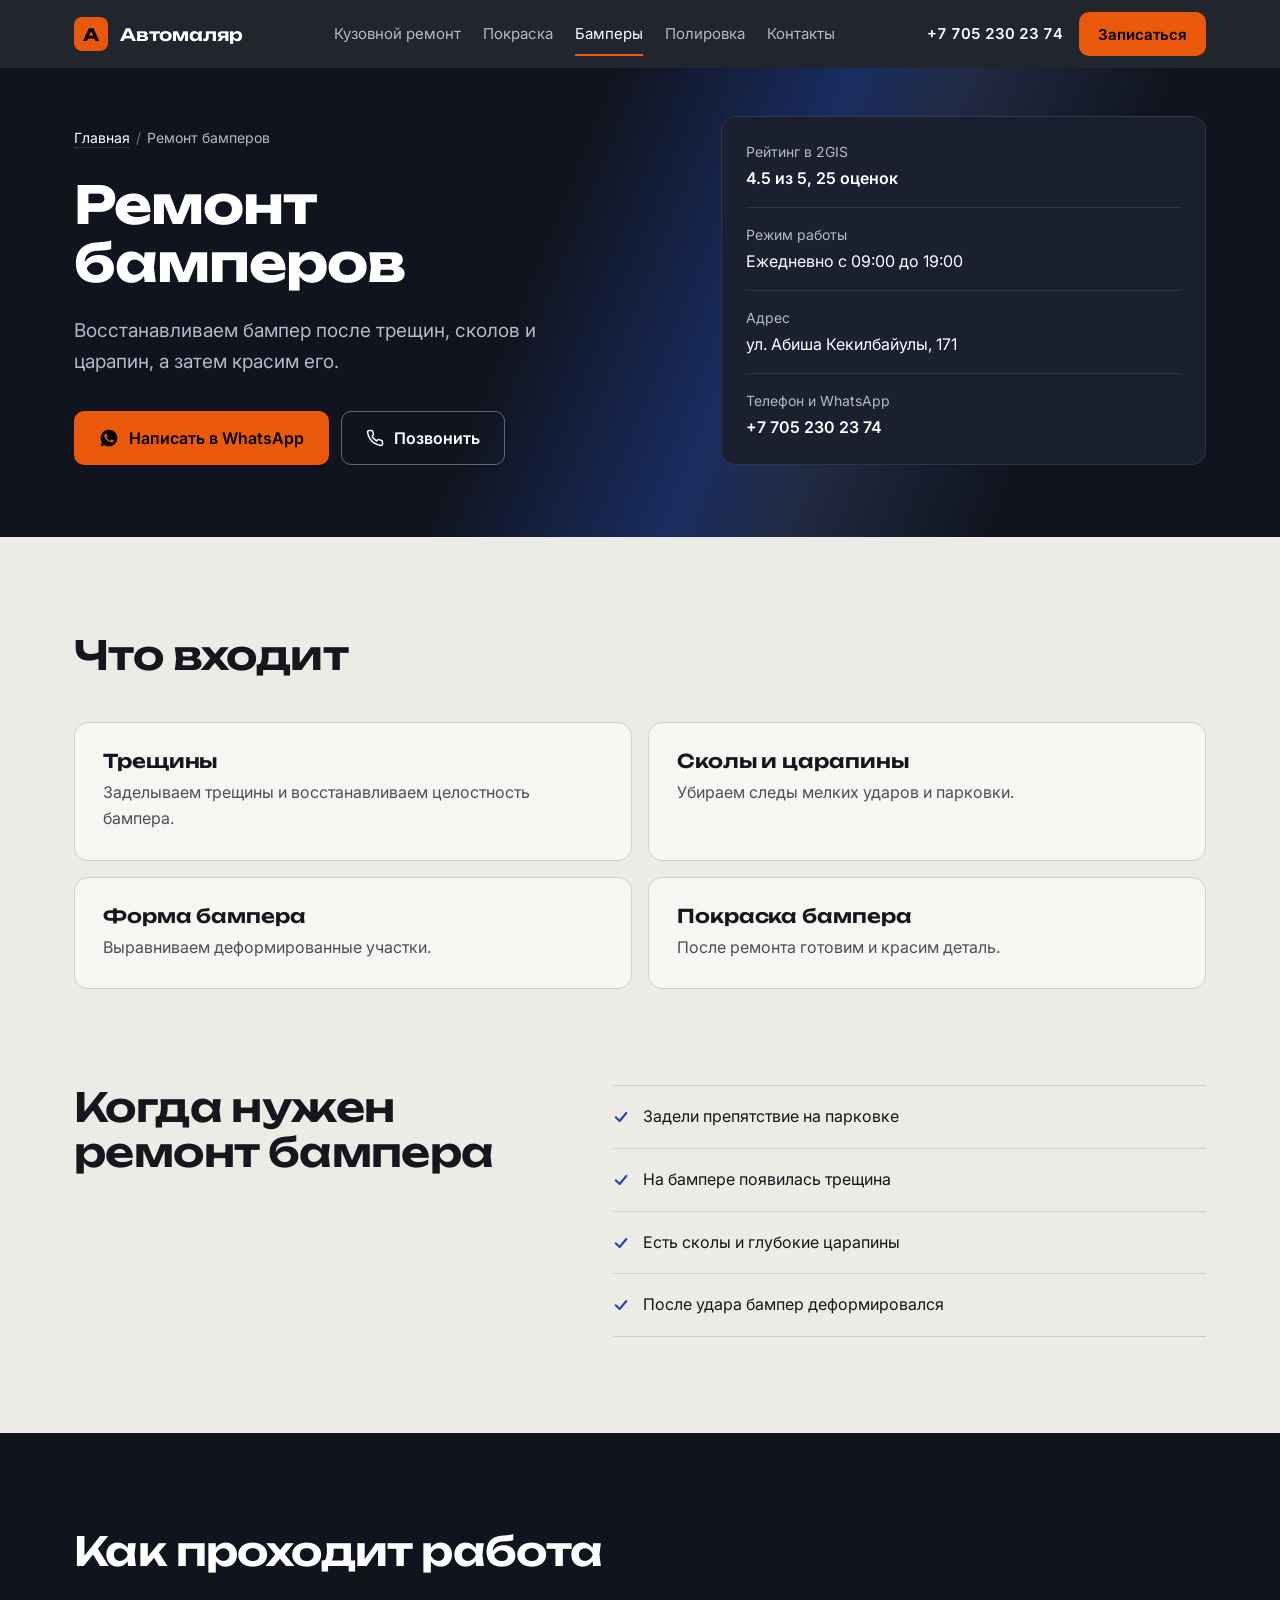
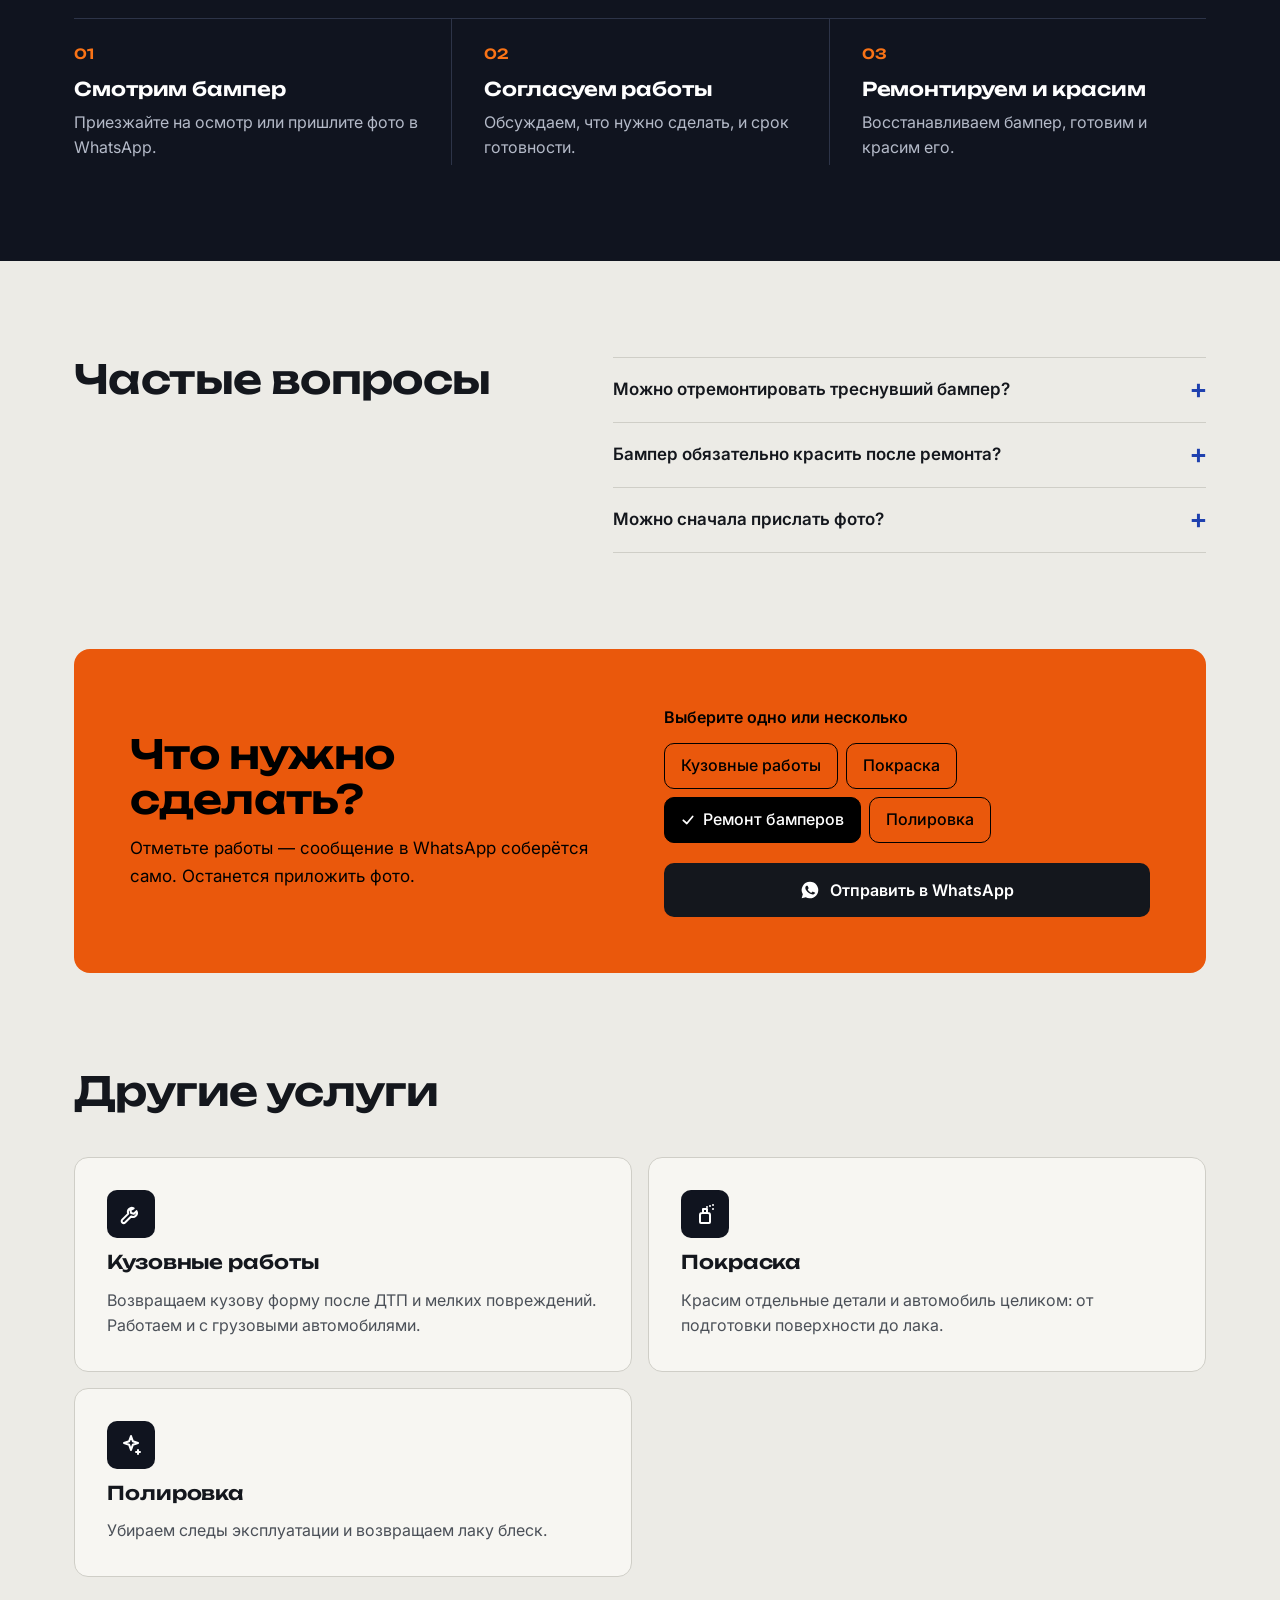
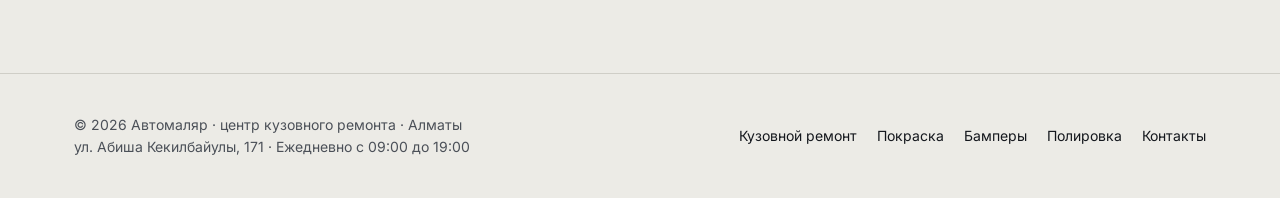
<file: remont-bamperov/index.html>
<!DOCTYPE html>
<html lang="ru">
<head>
<meta charset="utf-8">
<meta name="viewport" content="width=device-width, initial-scale=1">
<title>Ремонт бамперов в Алматы — Автомаляр</title>
<meta name="description" content="Ремонт бамперов в Алматы: трещины, сколы, царапины и покраска бампера. Запись в WhatsApp.">
<meta name="theme-color" content="#10141f">
<link rel="canonical" href="https://l1zardd-f.github.io/avtomalyar/remont-bamperov/">
<meta property="og:title" content="Ремонт бамперов в Алматы — Автомаляр">
<meta property="og:description" content="Ремонт бамперов в Алматы: трещины, сколы, царапины и покраска бампера. Запись в WhatsApp.">
<meta property="og:type" content="website">
<meta property="og:locale" content="ru_RU">
<meta property="og:url" content="https://l1zardd-f.github.io/avtomalyar/remont-bamperov/">
<link rel="icon" href="data:image/svg+xml,%3Csvg xmlns='http://www.w3.org/2000/svg' viewBox='0 0 64 64'%3E%3Crect width='64' height='64' rx='14' fill='%23ea580c'/%3E%3Ctext x='32' y='47' font-family='Arial' font-weight='900' font-size='42' text-anchor='middle' fill='black'%3E%D0%90%3C/text%3E%3C/svg%3E">
<link rel="preconnect" href="https://fonts.googleapis.com">
<link rel="preconnect" href="https://fonts.gstatic.com" crossorigin>
<link href="https://fonts.googleapis.com/css2?family=Inter:wght@400;500;600&family=Unbounded:wght@500;600;700&display=swap" rel="stylesheet">
<link rel="stylesheet" href="../site.css">
<script type="application/ld+json">{"@context": "https://schema.org", "@type": "Service", "name": "Ремонт бамперов", "serviceType": "Ремонт бамперов", "areaServed": "Алматы", "provider": {"@context": "https://schema.org", "@type": "AutoBodyShop", "@id": "https://l1zardd-f.github.io/avtomalyar/#business", "name": "Автомаляр", "url": "https://l1zardd-f.github.io/avtomalyar/", "telephone": "+77052302374", "address": {"@type": "PostalAddress", "streetAddress": "ул. Абиша Кекилбайулы, 171", "addressLocality": "Алматы", "postalCode": "050060", "addressCountry": "KZ"}, "geo": {"@type": "GeoCoordinates", "latitude": 43.207086, "longitude": 76.889919}, "openingHours": "Mo-Su 09:00-19:00", "aggregateRating": {"@type": "AggregateRating", "ratingValue": "4.5", "ratingCount": "25"}, "sameAs": ["https://2gis.kz/almaty/firm/70000001052608941"]}}</script>
<script type="application/ld+json">{"@context": "https://schema.org", "@type": "BreadcrumbList", "itemListElement": [{"@type": "ListItem", "position": 1, "name": "Главная", "item": "https://l1zardd-f.github.io/avtomalyar/"}, {"@type": "ListItem", "position": 2, "name": "Ремонт бамперов", "item": "https://l1zardd-f.github.io/avtomalyar/remont-bamperov/"}]}</script>
<script type="application/ld+json">{"@context": "https://schema.org", "@type": "FAQPage", "mainEntity": [{"@type": "Question", "name": "Можно отремонтировать треснувший бампер?", "acceptedAnswer": {"@type": "Answer", "text": "Во многих случаях да. Что можно сделать именно с вашим бампером, подскажем после осмотра или по фото."}}, {"@type": "Question", "name": "Бампер обязательно красить после ремонта?", "acceptedAnswer": {"@type": "Answer", "text": "Обычно да, потому что после ремонта нужно восстановить покрытие. Подскажем на осмотре."}}, {"@type": "Question", "name": "Можно сначала прислать фото?", "acceptedAnswer": {"@type": "Answer", "text": "Да. Пришлите фото повреждения в WhatsApp, а окончательно объём работ станет понятен на осмотре."}}]}</script>
<script>window.METRIKA_ID=114111625;(function(m,e,t,r,i,k,a){m[i]=m[i]||function(){(m[i].a=m[i].a||[]).push(arguments)};m[i].l=1*new Date();k=e.createElement(t),a=e.getElementsByTagName(t)[0],k.async=1,k.src=r,a.parentNode.insertBefore(k,a)})(window,document,"script","https://mc.yandex.ru/metrika/tag.js?id=114111625","ym");ym(114111625,"init",{ssr:true,webvisor:true,clickmap:true,trackLinks:true,accurateTrackBounce:true});</script>
<noscript><div><img src="https://mc.yandex.ru/watch/114111625" style="position:absolute;left:-9999px" alt=""></div></noscript></head>
<body>
<a class="skip" href="#main">К содержанию</a>
<svg width="0" height="0" style="position:absolute" aria-hidden="true">
  <symbol id="i-wa" viewBox="0 0 24 24"><path fill="currentColor" d="M12 2a10 10 0 0 0-8.6 15.1L2 22l5-1.3A10 10 0 1 0 12 2Zm5.3 14.1c-.2.6-1.3 1.2-1.8 1.2-.5.1-1 .2-3.3-.7-2.8-1.1-4.6-4-4.7-4.2-.1-.2-1.1-1.5-1.1-2.9s.7-2 1-2.3c.3-.3.6-.3.8-.3h.6c.2 0 .4 0 .6.5l.9 2.1c.1.2.1.4 0 .5l-.4.6-.4.4c-.1.2-.3.3-.1.6.2.3.8 1.3 1.7 2.1 1.2 1 2.1 1.4 2.4 1.5.3.2.5.1.6-.1l.9-1c.2-.3.4-.2.6-.1l2 1c.3.1.5.2.5.3.1.2.1.7-.1 1.3Z"/></symbol>
  <symbol id="i-phone" viewBox="0 0 24 24" fill="none" stroke="currentColor" stroke-width="2" stroke-linecap="round" stroke-linejoin="round"><path d="M22 16.9v3a2 2 0 0 1-2.2 2 19.8 19.8 0 0 1-8.6-3.1 19.5 19.5 0 0 1-6-6A19.8 19.8 0 0 1 2.1 4.2 2 2 0 0 1 4.1 2h3a2 2 0 0 1 2 1.7c.1 1 .4 1.9.7 2.8a2 2 0 0 1-.5 2.1L8 9.9a16 16 0 0 0 6 6l1.3-1.3a2 2 0 0 1 2.1-.4c.9.3 1.8.6 2.8.7a2 2 0 0 1 1.7 2Z"/></symbol>
  <symbol id="i-star" viewBox="0 0 24 24"><path fill="currentColor" d="m12 2 3.1 6.3 6.9 1-5 4.9 1.2 6.8L12 17.8 5.8 21l1.2-6.8-5-4.9 6.9-1z"/></symbol>
  <symbol id="i-star-h" viewBox="0 0 24 24"><path fill="currentColor" opacity=".25" d="m12 2 3.1 6.3 6.9 1-5 4.9 1.2 6.8L12 17.8 5.8 21l1.2-6.8-5-4.9 6.9-1z"/><path fill="currentColor" d="M12 2 8.900 8.300 2 9.300l5 4.900L5.800 21l6.200-3.200z"/></symbol>
  <symbol id="i-pin" viewBox="0 0 24 24" fill="none" stroke="currentColor" stroke-width="2" stroke-linecap="round" stroke-linejoin="round"><path d="M20 10c0 6-8 12-8 12s-8-6-8-12a8 8 0 0 1 16 0Z"/><circle cx="12" cy="10" r="3"/></symbol>
  <symbol id="i-arrow" viewBox="0 0 24 24" fill="none" stroke="currentColor" stroke-width="2" stroke-linecap="round" stroke-linejoin="round"><path d="M5 12h14M13 6l6 6-6 6"/></symbol>
  <symbol id="i-check" viewBox="0 0 24 24" fill="none" stroke="currentColor" stroke-width="3" stroke-linecap="round" stroke-linejoin="round"><path d="M4 12.500 10 18 20 6"/></symbol>
  <symbol id="i-menu" viewBox="0 0 24 24" fill="none" stroke="currentColor" stroke-width="2" stroke-linecap="round"><path d="M4 7h16M4 12h16M4 17h16"/></symbol>
  <symbol id="i-body" viewBox="0 0 24 24" fill="none" stroke="currentColor" stroke-width="2" stroke-linecap="round" stroke-linejoin="round"><path d="M14.700 6.300a4 4 0 0 0-5.400 5.300l-6 6a2 2 0 0 0 2.800 2.900l6-6a4 4 0 0 0 5.400-5.400l-2.600 2.600-2.800-.7-.7-2.800Z"/></symbol>
  <symbol id="i-spray" viewBox="0 0 24 24" fill="none" stroke="currentColor" stroke-width="2" stroke-linecap="round" stroke-linejoin="round"><path d="M9 11h6a2 2 0 0 1 2 2v7a1 1 0 0 1-1 1H8a1 1 0 0 1-1-1v-7a2 2 0 0 1 2-2ZM10 11V7h4v4M17 4h.01M20 7h.01M20 3h.01M14 5h.01"/></symbol>
  <symbol id="i-bumper" viewBox="0 0 24 24" fill="none" stroke="currentColor" stroke-width="2" stroke-linecap="round" stroke-linejoin="round"><path d="M2 9c3-1.500 6.500-2 10-2s7 .5 10 2v4a3 3 0 0 1-3 3H5a3 3 0 0 1-3-3V9ZM7 12h10"/></symbol>
  <symbol id="i-shine" viewBox="0 0 24 24" fill="none" stroke="currentColor" stroke-width="2" stroke-linecap="round" stroke-linejoin="round"><path d="M12 3l1.800 5.200L19 10l-5.200 1.800L12 17l-1.800-5.200L5 10l5.200-1.800L12 3ZM19 17v4M17 19h4"/></symbol>
</svg>
<header class="top">
  <div class="wrap">
    <a href="../" class="logo" aria-label="Автомаляр — на главную">
      <span class="mark" aria-hidden="true">А</span>Автомаляр
    </a>
    <nav class="top-nav" aria-label="Разделы"><a href="../kuzovnoy-remont/">Кузовной ремонт</a><a href="../pokraska/">Покраска</a><a href="../remont-bamperov/" aria-current="page">Бамперы</a><a href="../polirovka/">Полировка</a><a href="../kontakty/">Контакты</a></nav>
    <div class="top-r">
      <a class="tel" href="tel:+77052302374">+7 705 230 23 74</a>
      <a class="btn btn-main btn-sm" href="https://wa.me/77052302374?text=%D0%97%D0%B4%D1%80%D0%B0%D0%B2%D1%81%D1%82%D0%B2%D1%83%D0%B9%D1%82%D0%B5%21%20%D0%A5%D0%BE%D1%87%D1%83%20%D0%B7%D0%B0%D0%BF%D0%B8%D1%81%D0%B0%D1%82%D1%8C%D1%81%D1%8F%20%D0%BD%D0%B0%20%D0%BA%D1%83%D0%B7%D0%BE%D0%B2%D0%BD%D0%BE%D0%B9%20%D1%80%D0%B5%D0%BC%D0%BE%D0%BD%D1%82" target="_blank" rel="noopener">Записаться</a>
      <details class="menu">
        <summary aria-label="Меню"><svg width="22" height="22" aria-hidden="true"><use href="#i-menu"/></svg></summary>
        <nav aria-label="Меню"><a href="../">Главная</a><a href="../kuzovnoy-remont/">Кузовной ремонт</a><a href="../pokraska/">Покраска</a><a href="../remont-bamperov/" aria-current="page">Бамперы</a><a href="../polirovka/">Полировка</a><a href="../kontakty/">Контакты</a><a href="tel:+77052302374">+7 705 230 23 74</a></nav>
      </details>
    </div>
  </div>
</header>
<main id="main">
<div class="hero page-hero">
  <div class="wrap">
    <div>
      <nav aria-label="Навигационная цепочка"><ol class="crumbs"><li><a href="../">Главная</a></li><li aria-current="page">Ремонт бамперов</li></ol></nav>
      <h1>Ремонт бамперов</h1>
      <p class="lead">Восстанавливаем бампер после трещин, сколов и царапин, а затем красим его.</p>
      <div class="btns">
        <a class="btn btn-main" href="https://wa.me/77052302374?text=%D0%97%D0%B4%D1%80%D0%B0%D0%B2%D1%81%D1%82%D0%B2%D1%83%D0%B9%D1%82%D0%B5%21%20%D0%A5%D0%BE%D1%87%D1%83%20%D0%B7%D0%B0%D0%BF%D0%B8%D1%81%D0%B0%D1%82%D1%8C%D1%81%D1%8F%20%D0%BD%D0%B0%20%D0%BA%D1%83%D0%B7%D0%BE%D0%B2%D0%BD%D0%BE%D0%B9%20%D1%80%D0%B5%D0%BC%D0%BE%D0%BD%D1%82" target="_blank" rel="noopener"><svg width="20" height="20" aria-hidden="true"><use href="#i-wa"/></svg>Написать в WhatsApp</a>
        <a class="btn btn-line" href="tel:+77052302374"><svg width="18" height="18" aria-hidden="true"><use href="#i-phone"/></svg>Позвонить</a>
      </div>
    </div>
    <dl class="facts">
      <div><dt>Рейтинг в 2GIS</dt><dd><a href="https://2gis.kz/almaty/firm/70000001052608941/tab/reviews" target="_blank" rel="noopener">4.5 из 5, 25 оценок</a></dd></div>
      <div><dt>Режим работы</dt><dd>Ежедневно с 09:00 до 19:00</dd></div>
      <div><dt>Адрес</dt><dd>ул. Абиша Кекилбайулы, 171</dd></div>
      <div><dt>Телефон и WhatsApp</dt><dd><a href="tel:+77052302374">+7 705 230 23 74</a></dd></div>
    </dl>
  </div>
</div>
<section>
  <div class="wrap">
    <div class="sec-head"><h2>Что входит</h2></div>
    <div class="items"><article class="item"><h3>Трещины</h3><p>Заделываем трещины и восстанавливаем целостность бампера.</p></article><article class="item"><h3>Сколы и царапины</h3><p>Убираем следы мелких ударов и парковки.</p></article><article class="item"><h3>Форма бампера</h3><p>Выравниваем деформированные участки.</p></article><article class="item"><h3>Покраска бампера</h3><p>После ремонта готовим и красим деталь.</p></article></div>
  </div>
</section>
<section class="tight">
  <div class="wrap split">
    <h2>Когда нужен ремонт бампера</h2>
    <ul class="checks"><li><svg width="16" height="16" aria-hidden="true"><use href="#i-check"/></svg><span>Задели препятствие на парковке</span></li><li><svg width="16" height="16" aria-hidden="true"><use href="#i-check"/></svg><span>На бампере появилась трещина</span></li><li><svg width="16" height="16" aria-hidden="true"><use href="#i-check"/></svg><span>Есть сколы и глубокие царапины</span></li><li><svg width="16" height="16" aria-hidden="true"><use href="#i-check"/></svg><span>После удара бампер деформировался</span></li></ul>
  </div>
</section>
<section class="dark">
  <div class="wrap">
    <div class="sec-head"><h2>Как проходит работа</h2></div>
    <ol class="steps"><li class="step"><i>01</i><h3>Смотрим бампер</h3><p>Приезжайте на осмотр или пришлите фото в WhatsApp.</p></li><li class="step"><i>02</i><h3>Согласуем работы</h3><p>Обсуждаем, что нужно сделать, и срок готовности.</p></li><li class="step"><i>03</i><h3>Ремонтируем и красим</h3><p>Восстанавливаем бампер, готовим и красим его.</p></li></ol>
  </div>
</section>
<section>
  <div class="wrap split">
    <h2>Частые вопросы</h2>
    <div class="faq"><details><summary>Можно отремонтировать треснувший бампер?</summary><p>Во многих случаях да. Что можно сделать именно с вашим бампером, подскажем после осмотра или по фото.</p></details><details><summary>Бампер обязательно красить после ремонта?</summary><p>Обычно да, потому что после ремонта нужно восстановить покрытие. Подскажем на осмотре.</p></details><details><summary>Можно сначала прислать фото?</summary><p>Да. Пришлите фото повреждения в WhatsApp, а окончательно объём работ станет понятен на осмотре.</p></details></div>
  </div>
</section>
<section id="request" class="tight">
  <div class="wrap">
    <div class="req">
      <div>
        <h2>Что нужно сделать?</h2>
        <p>Отметьте работы — сообщение в WhatsApp соберётся само. Останется приложить фото.</p>
      </div>
      <form id="req">
        <fieldset>
          <legend>Выберите одно или несколько</legend>
          <div class="chips"><label class="chip"><input type="checkbox" value="кузовные работы"><span><svg width="14" height="14" aria-hidden="true"><use href="#i-check"/></svg>Кузовные работы</span></label>
<label class="chip"><input type="checkbox" value="покраска"><span><svg width="14" height="14" aria-hidden="true"><use href="#i-check"/></svg>Покраска</span></label>
<label class="chip"><input type="checkbox" value="ремонт бампера" checked><span><svg width="14" height="14" aria-hidden="true"><use href="#i-check"/></svg>Ремонт бамперов</span></label>
<label class="chip"><input type="checkbox" value="полировка"><span><svg width="14" height="14" aria-hidden="true"><use href="#i-check"/></svg>Полировка</span></label>
</div>
        </fieldset>
        <a class="btn btn-dark" id="req-send" href="https://wa.me/77052302374?text=%D0%97%D0%B4%D1%80%D0%B0%D0%B2%D1%81%D1%82%D0%B2%D1%83%D0%B9%D1%82%D0%B5%21%20%D0%A5%D0%BE%D1%87%D1%83%20%D0%B7%D0%B0%D0%BF%D0%B8%D1%81%D0%B0%D1%82%D1%8C%D1%81%D1%8F%20%D0%BD%D0%B0%20%D0%BA%D1%83%D0%B7%D0%BE%D0%B2%D0%BD%D0%BE%D0%B9%20%D1%80%D0%B5%D0%BC%D0%BE%D0%BD%D1%82" target="_blank" rel="noopener"><svg width="20" height="20" aria-hidden="true"><use href="#i-wa"/></svg>Отправить в WhatsApp</a>
      </form>
    </div>
  </div>
</section>
<section class="tight">
  <div class="wrap">
    <div class="sec-head"><h2>Другие услуги</h2></div>
    <div class="services"><article class="svc">
        <span class="svc-ico"><svg width="24" height="24" aria-hidden="true"><use href="#i-body"/></svg></span>
        <h3><a href="../kuzovnoy-remont/">Кузовные работы</a></h3>
        <p>Возвращаем кузову форму после ДТП и мелких повреждений. Работаем и с грузовыми автомобилями.</p>
      </article><article class="svc">
        <span class="svc-ico"><svg width="24" height="24" aria-hidden="true"><use href="#i-spray"/></svg></span>
        <h3><a href="../pokraska/">Покраска</a></h3>
        <p>Красим отдельные детали и автомобиль целиком: от подготовки поверхности до лака.</p>
      </article><article class="svc">
        <span class="svc-ico"><svg width="24" height="24" aria-hidden="true"><use href="#i-shine"/></svg></span>
        <h3><a href="../polirovka/">Полировка</a></h3>
        <p>Убираем следы эксплуатации и возвращаем лаку блеск.</p>
      </article></div>
  </div>
</section>
</main>
<footer>
  <div class="wrap">
    <div>© 2026 Автомаляр · центр кузовного ремонта · Алматы<br>ул. Абиша Кекилбайулы, 171 · Ежедневно с 09:00 до 19:00</div>
    <nav aria-label="Страницы сайта"><a href="../kuzovnoy-remont/">Кузовной ремонт</a><a href="../pokraska/">Покраска</a><a href="../remont-bamperov/" aria-current="page">Бамперы</a><a href="../polirovka/">Полировка</a><a href="../kontakty/">Контакты</a></nav>
  </div>
</footer>
<nav class="mbar" aria-label="Быстрая связь">
  <a class="btn btn-line" href="tel:+77052302374"><svg width="18" height="18" aria-hidden="true"><use href="#i-phone"/></svg>Звонок</a>
  <a class="btn btn-main" href="https://wa.me/77052302374?text=%D0%97%D0%B4%D1%80%D0%B0%D0%B2%D1%81%D1%82%D0%B2%D1%83%D0%B9%D1%82%D0%B5%21%20%D0%A5%D0%BE%D1%87%D1%83%20%D0%B7%D0%B0%D0%BF%D0%B8%D1%81%D0%B0%D1%82%D1%8C%D1%81%D1%8F%20%D0%BD%D0%B0%20%D0%BA%D1%83%D0%B7%D0%BE%D0%B2%D0%BD%D0%BE%D0%B9%20%D1%80%D0%B5%D0%BC%D0%BE%D0%BD%D1%82" target="_blank" rel="noopener"><svg width="20" height="20" aria-hidden="true"><use href="#i-wa"/></svg>WhatsApp</a>
</nav>
<script src="../site.js"></script>
</body>
</html>
</file>
<file: site.css>
/* ---------- Tokens ---------- */
:root{
  --bg:#ecebe6;
  --card:#f7f6f2;
  --line:#cfcec7;
  --ink:#14171d;
  --mut:#4b5058;         /* 7:1 on bg */
  --night:#10141f;
  --night-2:#1a2030;
  --night-line:#2d3448;
  --night-mut:#b4bac8;   /* 9:1 on night */
  --cobalt:#2b5be0;      /* white text 5.6:1 */
  --cobalt-ink:#1e40af;  /* text on light */
  --orange:#ea580c;      /* black text 6.2:1 */
  --orange-hover:#f97316;
  --star:#f5b301;
  --r:10px;
  --ease:cubic-bezier(.2,.7,.2,1);
  --f-head:"Unbounded","Inter",system-ui,sans-serif;
  --f-body:"Inter",system-ui,-apple-system,"Segoe UI",Roboto,sans-serif;
}
*,*:before,*:after{box-sizing:border-box;margin:0;padding:0}
html{scroll-behavior:smooth;scroll-padding-top:84px;-webkit-text-size-adjust:100%}
body{font:400 16px/1.6 var(--f-body);background:var(--bg);color:var(--ink);-webkit-font-smoothing:antialiased;text-rendering:optimizeLegibility}
a{color:inherit;text-decoration:none}
svg{flex-shrink:0}
img{display:block;max-width:100%}
:focus-visible{outline:2px solid var(--orange);outline-offset:3px;border-radius:4px}
.skip{position:absolute;left:16px;top:-60px;z-index:50;background:#fff;color:#000;padding:10px 16px;border-radius:var(--r)}
.skip:focus{top:12px}
.wrap{max-width:1180px;margin:0 auto;padding:0 24px}
h1,h2,h3{font-family:var(--f-head);line-height:1.12}
h1{font-size:clamp(32px,4.9vw,60px);font-weight:700;letter-spacing:-.02em}
.page-hero h1{font-size:clamp(30px,4.2vw,52px)}
h2{font-size:clamp(25px,3.4vw,40px);font-weight:600;letter-spacing:-.015em}
h3{font-size:19px;font-weight:600;letter-spacing:-.005em}
section{padding:96px 0}
.tight{padding-top:0}
.sec-head{max-width:640px;margin-bottom:44px}
.sec-head p{color:var(--mut);margin-top:14px;font-size:17px}

/* ---------- Buttons ---------- */
.btn{display:inline-flex;align-items:center;justify-content:center;gap:10px;min-height:54px;padding:0 24px;border-radius:var(--r);font:600 16px/1 var(--f-body);cursor:pointer;border:1px solid transparent;transition:background-color .2s var(--ease),border-color .2s var(--ease),transform .15s var(--ease)}
.btn:active{transform:translateY(1px)}
.btn-main{background:var(--orange);color:#000}.btn-main:hover{background:var(--orange-hover)}
.btn-line{border-color:rgba(255,255,255,.35);color:#fff}.btn-line:hover{border-color:#fff;background:rgba(255,255,255,.08)}
.btn-dark{background:var(--ink);color:#fff}.btn-dark:hover{background:#2a2f39}
.btn-sm{min-height:44px;padding:0 18px;font-size:15px}
.btns{display:flex;gap:12px;flex-wrap:wrap}

/* ---------- Header ---------- */
.top{position:sticky;top:0;z-index:20;background:rgba(16,20,31,.92);backdrop-filter:saturate(140%) blur(12px);-webkit-backdrop-filter:saturate(140%) blur(12px);color:#fff}
.top .wrap{display:flex;align-items:center;justify-content:space-between;gap:20px;height:68px}
.logo{display:flex;align-items:center;gap:12px;min-height:44px;font:600 17px/1 var(--f-head);letter-spacing:-.01em}
.mark{display:grid;place-items:center;width:34px;height:34px;border-radius:8px;background:var(--orange);color:#000;font:700 17px/1 var(--f-head)}
.top-nav{display:flex;gap:22px;font-size:15px;color:var(--night-mut)}
.top-nav a{padding:8px 0;transition:color .2s var(--ease)}
.top-nav a:hover,.top-nav a[aria-current=page]{color:#fff}
.top-nav a[aria-current=page]{box-shadow:0 2px 0 var(--orange)}
.top-r{display:flex;align-items:center;gap:16px}
.tel{font-weight:600;font-size:15px;font-variant-numeric:tabular-nums;white-space:nowrap}
.tel:hover{color:var(--orange-hover)}
/* Мобильное меню */
.menu{display:none;position:relative}
.menu summary{display:grid;place-items:center;width:44px;height:44px;border:1px solid var(--night-line);border-radius:var(--r);cursor:pointer;list-style:none}
.menu summary::-webkit-details-marker{display:none}
.menu nav{position:absolute;right:0;top:54px;width:min(280px,calc(100vw - 32px));background:var(--night-2);border:1px solid var(--night-line);border-radius:12px;padding:8px;display:grid}
.menu nav a{display:flex;align-items:center;min-height:46px;padding:0 14px;border-radius:8px}
.menu nav a:hover,.menu nav a[aria-current=page]{background:var(--night-line)}

/* ---------- Hero ---------- */
.hero{position:relative;overflow:hidden;background:var(--night);color:#fff;padding:80px 0 88px}
/* отражение на лаке */
.hero:before{content:"";position:absolute;inset:0;background:linear-gradient(112deg,transparent 42%,rgba(43,91,224,.34) 58%,rgba(120,160,255,.16) 66%,transparent 80%);pointer-events:none}
.hero .wrap{position:relative;display:grid;grid-template-columns:1.2fr 1fr;gap:64px;align-items:center}
.page-hero{padding:48px 0 72px}
.place{font-size:14px;font-weight:500;color:var(--night-mut);margin-bottom:20px}
.crumbs{list-style:none;display:flex;flex-wrap:wrap;align-items:center;gap:6px;font-size:14px;color:var(--night-mut);margin-bottom:16px}
.crumbs li+li:before{content:"/";margin-right:6px;opacity:.6}
.crumbs a{display:inline-flex;align-items:center;min-height:44px;color:#fff;text-decoration:underline;text-decoration-color:var(--night-line);text-underline-offset:4px}
.crumbs a:hover{text-decoration-color:#fff}
.lead{color:var(--night-mut);font-size:clamp(17px,1.6vw,19px);margin:24px 0 34px;max-width:540px}
.rate{display:flex;align-items:center;gap:12px;flex-wrap:wrap;margin-top:32px;font-size:15px;color:var(--night-mut)}
.rate b{font:600 20px/1 var(--f-head);color:#fff}
.rate a{border-bottom:1px solid var(--night-line);color:#fff}
.rate a:hover{border-color:#fff}
.stars{display:flex;gap:2px;color:var(--star)}
.facts{background:var(--night-2);border:1px solid var(--night-line);border-radius:14px;padding:8px 24px}
.facts div{display:grid;gap:2px;padding:16px 0;border-bottom:1px solid var(--night-line)}
.facts div:last-child{border-bottom:0}
.facts dt{font-size:14px;color:var(--night-mut)}
.facts dd a{font-weight:600}
.facts dd a:hover{color:var(--orange-hover)}

/* Разрез покрытия */
.layers{list-style:none;display:grid;gap:4px}
.cap{font-size:13px;color:var(--night-mut);margin-bottom:14px;letter-spacing:.01em}
.lay{display:flex;flex-direction:column;justify-content:center;min-height:72px;padding:10px 18px;width:var(--w);border-radius:0 6px 6px 0}
.lay b{font:600 15px/1.2 var(--f-head)}
.lay span{font-size:14px;line-height:1.35;margin-top:3px}
.lay-1{--w:60%;background:linear-gradient(100deg,#bfd3ff,#f2f6ff 55%,#c9d9ff);color:#10141f}
.lay-2{--w:70%;background:var(--cobalt);color:#fff}
.lay-3{--w:80%;background:#94979b;color:#000}
.lay-4{--w:90%;background:#dccfae;color:#14171d}
.lay-5{--w:100%;background:repeating-linear-gradient(90deg,#b9bec5 0 2px,#c6cbd1 2px 5px);color:#14171d}

/* ---------- Services ---------- */
.services{display:grid;grid-template-columns:repeat(2,1fr);gap:16px}
.svc{position:relative;background:var(--card);border:1px solid var(--line);border-radius:14px;padding:32px;display:flex;flex-direction:column;gap:14px;transition:border-color .2s var(--ease)}
.svc:hover{border-color:var(--ink)}
.svc h3 a:after{content:"";position:absolute;inset:0;border-radius:14px}
.svc-ico{width:48px;height:48px;border-radius:var(--r);background:var(--night);color:#fff;display:grid;place-items:center}
.svc p{color:var(--mut)}
.more{display:inline-flex;align-items:center;gap:6px;margin-top:auto;padding-top:6px;font-weight:600;color:var(--cobalt-ink)}
.note{margin-top:20px;color:var(--mut);font-size:15px}
.note a{color:var(--cobalt-ink);font-weight:600;border-bottom:1px solid currentColor}

/* Что входит */
.items{display:grid;grid-template-columns:repeat(2,1fr);gap:16px}
.item{background:var(--card);border:1px solid var(--line);border-radius:14px;padding:28px}
.item p{color:var(--mut);margin-top:8px}
/* Когда обращаться */
.split{display:grid;grid-template-columns:1fr 1.25fr;gap:64px;align-items:start}
.checks{list-style:none;display:grid}
.checks li{display:flex;gap:14px;padding:18px 0;border-top:1px solid var(--line)}
.checks li:last-child{border-bottom:1px solid var(--line)}
.checks svg{color:var(--cobalt-ink);margin-top:5px}

/* ---------- Process ---------- */
.dark{background:var(--night);color:#fff}
.dark .sec-head p{color:var(--night-mut)}
.steps{list-style:none;display:grid;grid-template-columns:repeat(3,1fr);border-top:1px solid var(--night-line)}
.step{padding:28px 32px 4px 0}
.step+.step{padding-left:32px;border-left:1px solid var(--night-line)}
.step i{display:block;font:600 14px/1 var(--f-head);font-style:normal;color:var(--orange-hover);margin-bottom:18px}
.step p{color:var(--night-mut);margin-top:10px}

/* ---------- Works ---------- */
.gallery{display:grid;grid-template-columns:repeat(3,1fr);gap:12px}
.gallery img{width:100%;aspect-ratio:4/3;object-fit:cover;border-radius:10px;background:var(--line)}

/* ---------- Reviews ---------- */
.proof{display:grid;grid-template-columns:320px 1fr;gap:64px;align-items:start}
.big{font:700 72px/1 var(--f-head);letter-spacing:-.03em}
.proof .stars{color:#b97f00;margin:12px 0 10px}
.proof small{display:block;font-size:15px;color:var(--mut)}
.lnk{display:inline-flex;align-items:center;gap:6px;min-height:44px;margin-top:10px;font-weight:600;color:var(--cobalt-ink)}
.lnk:hover{text-decoration:underline;text-underline-offset:4px}
blockquote{font:500 clamp(21px,2.5vw,30px)/1.28 var(--f-head);letter-spacing:-.01em;border-left:4px solid var(--orange);padding-left:24px}
cite{display:block;font:400 15px/1.5 var(--f-body);font-style:normal;letter-spacing:0;color:var(--mut);margin-top:12px}
.themes{list-style:none;display:grid;grid-template-columns:repeat(3,1fr);gap:16px;margin-top:40px}
.themes li{border-top:1px solid var(--ink);padding-top:14px;color:var(--mut);font-size:15px}
.themes b{display:block;font-weight:600;margin-bottom:4px;color:var(--ink);font-size:16px}

/* ---------- FAQ ---------- */
.faq{display:grid;border-top:1px solid var(--line)}
.faq details{border-bottom:1px solid var(--line)}
.faq summary{display:flex;align-items:center;justify-content:space-between;gap:20px;min-height:64px;padding:14px 0;font-weight:600;font-size:17px;cursor:pointer;list-style:none}
.faq summary::-webkit-details-marker{display:none}
.faq summary:after{content:"+";font:500 24px/1 var(--f-head);color:var(--cobalt-ink);flex-shrink:0}
.faq details[open] summary:after{content:"–"}
.faq p{color:var(--mut);padding:0 44px 20px 0;max-width:720px}

/* ---------- Request ---------- */
.req{background:var(--orange);color:#000;border-radius:16px;padding:56px;display:grid;grid-template-columns:1fr 1fr;gap:48px;align-items:center}
.req p{margin-top:14px;font-size:17px}
fieldset{border:0}
legend{font-weight:600;margin-bottom:12px}
.chips{display:flex;flex-wrap:wrap;gap:8px;margin-bottom:20px}
.chip input{position:absolute;opacity:0;width:1px;height:1px}
.chip span{display:flex;align-items:center;gap:8px;min-height:46px;padding:0 16px;border-radius:var(--r);border:1px solid #000;font-weight:500;cursor:pointer;transition:background-color .15s var(--ease),color .15s var(--ease)}
.chip span svg{display:none}
.chip input:checked+span{background:#000;color:#fff}
.chip input:checked+span svg{display:block}
.chip input:focus-visible+span{outline:2px solid #000;outline-offset:3px}
.req .btn-dark{width:100%}

/* ---------- Contacts ---------- */
.contact{display:grid;grid-template-columns:1.25fr 1fr;gap:16px}
.info{background:var(--card);border:1px solid var(--line);border-radius:14px;padding:8px 32px}
.row{display:grid;grid-template-columns:130px 1fr;gap:16px;padding:20px 0;border-bottom:1px solid var(--line)}
.row:last-child{border-bottom:0}
.row dt{color:var(--mut);font-size:15px}
.row dd a{font-weight:600;font-variant-numeric:tabular-nums}
.row dd a:hover{color:var(--cobalt-ink)}
.row dd small{display:block;font-size:15px;color:var(--mut)}
.route{background:var(--night);color:#fff;border-radius:14px;padding:32px;display:flex;flex-direction:column;justify-content:space-between;gap:28px}
.route p{color:var(--night-mut);margin-top:10px}
.route svg.pin{color:var(--orange-hover);margin-bottom:16px}

/* ---------- 404 ---------- */
.nf{min-height:60vh;display:flex;align-items:center}

footer{padding:40px 0;color:var(--mut);font-size:14px;border-top:1px solid var(--line)}
footer .wrap{display:flex;justify-content:space-between;gap:24px;flex-wrap:wrap}
footer nav{display:flex;flex-wrap:wrap;gap:4px 20px}
footer nav a{display:inline-flex;align-items:center;min-height:44px;color:var(--ink)}
footer nav a:hover{color:var(--cobalt-ink)}

.mbar{display:none}

/* ---------- Responsive ---------- */
@media(max-width:1100px){
  .top-nav{display:none}
  .menu{display:block}
}
@media(max-width:1000px){
  .hero .wrap,.req,.contact,.proof,.split{grid-template-columns:1fr}
  .hero .wrap{gap:48px}
  .proof,.split{gap:36px}
  .req{gap:32px}
  .gallery{grid-template-columns:repeat(2,1fr)}
}
@media(max-width:720px){
  .wrap{padding:0 16px}
  .top .wrap{height:60px}
  .tel,.top .btn{display:none}
  .hero{padding:48px 0 56px}
  .page-hero{padding:28px 0 48px}
  section{padding:64px 0}
  .tight{padding-top:0}
  .sec-head{margin-bottom:28px}
  .services,.items,.steps,.themes{grid-template-columns:1fr}
  .svc,.route,.item{padding:24px}
  .step,.step+.step{padding:22px 0;border-left:0;border-bottom:1px solid var(--night-line)}
  .step i{margin-bottom:12px}
  .req{padding:32px 20px;border-radius:14px}
  .info{padding:4px 20px}
  .row{grid-template-columns:1fr;gap:4px}
  .btns .btn{flex:1 1 200px}
  .faq p{padding-right:0}
  footer{padding-bottom:104px}
  .mbar{display:grid;grid-template-columns:1fr 1.6fr;gap:10px;position:fixed;left:0;right:0;bottom:0;z-index:30;padding:10px 14px calc(10px + env(safe-area-inset-bottom));background:rgba(16,20,31,.95);backdrop-filter:blur(12px);-webkit-backdrop-filter:blur(12px)}
}
@media(prefers-reduced-motion:reduce){*{transition:none!important;scroll-behavior:auto!important}}
</file>
